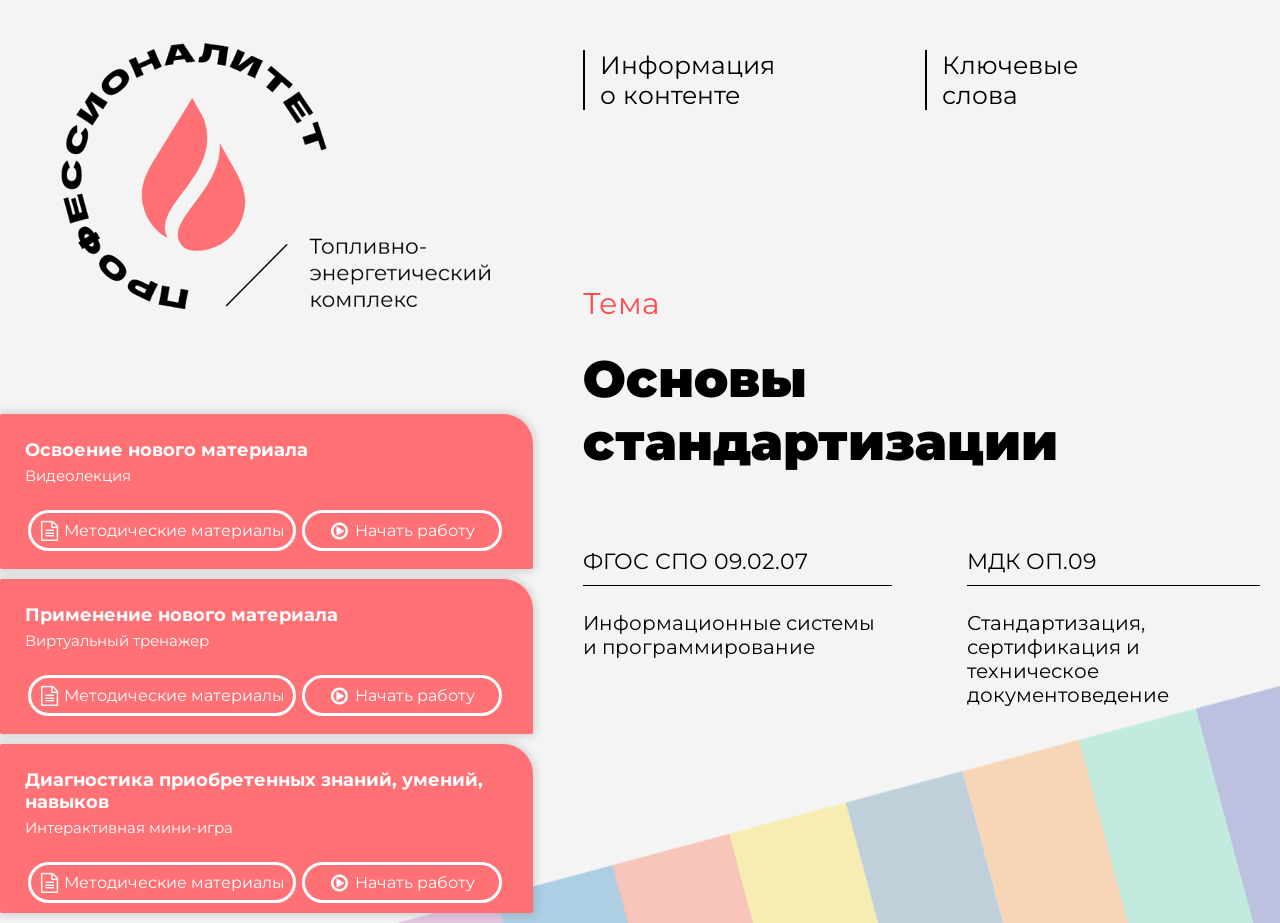
<file: index.html>
<!DOCTYPE html>
<html lang="en">
<head>
    <meta charset="UTF-8">
    <meta name="viewport" content="width=device-width, initial-scale=1.0">
    <script src="./data/data_main_p.js"></script>
    <script src="./scripts/main_page.js" defer></script>
    <title id="title_text_place"> </title>
    <link rel="stylesheet" href="https://cdnjs.cloudflare.com/ajax/libs/font-awesome/4.7.0/css/font-awesome.css" integrity="sha512-5A8nwdMOWrSz20fDsjczgUidUBR8liPYU+WymTZP1lmY9G6Oc7HlZv156XqnsgNUzTyMefFTcsFH/tnJE/+xBg==" crossorigin="anonymous" referrerpolicy="no-referrer" />
    <link rel="stylesheet" href="./styles/style.css">
    <link rel="stylesheet" href="./styles/popup.css">
    <link type="Image/x-icon" href="./content/favicon.ico" rel="icon">
</head>
<body class="main_viewport" id="#style-10">
    <div class="main_container">
        <img src="content/main_logo.png" alt="main_logo" class="main_logo1">
        <div class="left_side">
            <div class="main_logo">
                <img src="content/main_logo.png" alt="main_logo" class="main_logo2">
            </div>
            <div class="buttons_content">
                <div class="lern_new_material">
                    <div class="upper_side">
                        <p class="first_word">Освоение нового материала</p>
                        <p id="card_eom_1" class="second_word">Динамическая инфографика</p>
                        <div class="bottom_side">
                            <div class="btn_metod_mat">
                                <a href="#popup3" class="link_metod_mat"><i class="fa fa-file-text-o" aria-hidden="true"></i>
                                    Методические материалы
                                </a>
                            </div>
                            <div class="btn_metod_mat">
                                <a href="./pages/eom_1_unit/index.html" class="link_metod_mat"><i class="fa fa-play-circle-o" aria-hidden="true"></i>
                                    Начать работу
                                </a>
                            </div>
                        </div>
                    </div>
                </div>
                <div class="practic_new_material">
                    <div class="upper_side">
                        <p class="first_word">Применение нового материала</p>
                        <p class="second_word">Виртуальный тренажер</p>
                        <div class="bottom_side">
                            <div class="btn_metod_mat">
                                <a href="#popup4" class="link_metod_mat"><i class="fa fa-file-text-o" aria-hidden="true"></i>
                                    Методические материалы
                                </a>
                            </div>
                            <div class="btn_metod_mat">
                                <a href="./pages/eom_2_unit/index.html" class="link_metod_mat"><i class="fa fa-play-circle-o" aria-hidden="true"></i>
                                    Начать работу
                                </a>
                            </div>
                        </div>
                    </div>
                </div>
                <div class="test_new_material">
                    <div class="upper_side">
                        <p class="first_word">Диагностика приобретенных знаний, умений, навыков</p>
                        <p id="card_eom_3" class="second_word">Интерактивная мини-игра</p>
                        <div class="bottom_side">
                            <div class="btn_metod_mat">
                                <a href="#popup5" class="link_metod_mat"><i class="fa fa-file-text-o" aria-hidden="true"></i>
                                    Методические материалы
                                </a>
                            </div>
                            <div class="btn_metod_mat">
                                <a id="eom_3_ref" href="./pages/eom_3_unit/index.html" class="link_metod_mat"><i class="fa fa-play-circle-o" aria-hidden="true"></i>
                                    Начать работу
                                </a>
                            </div>
                        </div>
                    </div>
                </div>
            </div>
        </div>
        <div class="right_side">
            <div id="upper_right2" class="upper_right">
                <div class="content_info">
                    <a href="#popup1" class="link_content_info">Информация <br>о контенте</br></a>
                </div>
                <div class="key_word">
                    <a href="#popup2" class="link_key_word">Ключевые <br>слова</br></a>
                </div>
            </div>
            <div class="center_right">
                <p class="theme">Тема</p>
                <p class="main_content_name"> 

                </p>
            </div>
            <div class="bottom_right">
                <div class="fgos_and_mdk">
                    <div>
                        <h5 class="fgos">ФГОС СПО <span id="fgos_number"> </span></h5>
                        <p class="fgos_text" id="fgos_text_place">
                            
                        </p>
                    </div>
                    <div>
                        <h5 class="mdk">МДК <span id="mdk_number"> </span></h5>
                        <p class="mdk_text" id="mdk_text_place">
                            
                        </p>
                    </div>
                </div>
            </div>
        </div>
    </div>
    <div id="popup1" class="popup">
        <div class="popup_body">
            <div class="popup_content">
                <div class="popup_header">
                    <h3>Информация о контенте</h3>
                    <a href="#" class="close_popup"><i class="fa fa-times-circle fa-2xl" aria-hidden="true"></i></a>
                </div>
                <div class="popup_text" id="popup_text_1">
                    <h3 class="popup_content_header">ФГОС СПО</h3>
                    <p class="popup_tex_content"></p>
                    <h3 class="popup_content_header">ПООП Профессионалитета</h3>
                    <p class="popup_tex_content"></p>
                    <h3 class="popup_content_header">Профессиональный модуль</h3>
                    <p class="popup_tex_content"></p>
                    <h3 class="popup_content_header">МДК</h3>
                    <p class="popup_tex_content"></p>
                    <h3 class="popup_content_header">Раздел</h3>
                    <p class="popup_tex_content"></p>
                    <h3 class="popup_content_header">Тема</h3>
                    <p class="popup_tex_content"></p>
                </div>
            </div>
        </div>
    </div>
    <div id="popup2" class="popup">
        <div class="popup_body">
            <div class="popup_content">
                <div class="popup_header">
                    <h3>Ключевые слова</h3>
                    <a href="#" class="close_popup"><i class="fa fa-times-circle fa-2xl" aria-hidden="true"></i></a>
                </div>
                <div class="popup_text" id="popup_text_2">

                </div>
            </div>
        </div>
    </div>
    <div id="popup3" class="popup">
        <div class="popup_body">
            <div class="popup_content">
                <div class="popup_header">
                    <h3>Рекомендации для обучающегося </h3>
                    <a href="#" class="close_popup"><i class="fa fa-times-circle fa-2xl" aria-hidden="true"></i></a>
                </div>
                <div class="popup_text methods" id="popup_text_3">
                </div>
            </div>
        </div>
    </div>
    <div id="popup4" class="popup">
        <div class="popup_body">
            <div class="popup_content">
                <div class="popup_header">
                    <h3>Рекомендации для обучающегося </h3>
                    <a href="#" class="close_popup"><i class="fa fa-times-circle fa-2xl" aria-hidden="true"></i></a>
                </div>
                <div class="popup_text methods" id="popup_text_4">

                </div>
            </div>
        </div>
    </div>
    <div id="popup5" class="popup">
        <div class="popup_body">
            <div class="popup_content">
                <div class="popup_header">
                    <h3>Рекомендации для обучающегося </h3>
                    <a href="#" class="close_popup"><i class="fa fa-times-circle fa-2xl" aria-hidden="true"></i></a>
                </div>
                <div class="popup_text methods" id="popup_text_5">

                </div>
            </div>
        </div>
    </div>
</body>
</html>
</file>
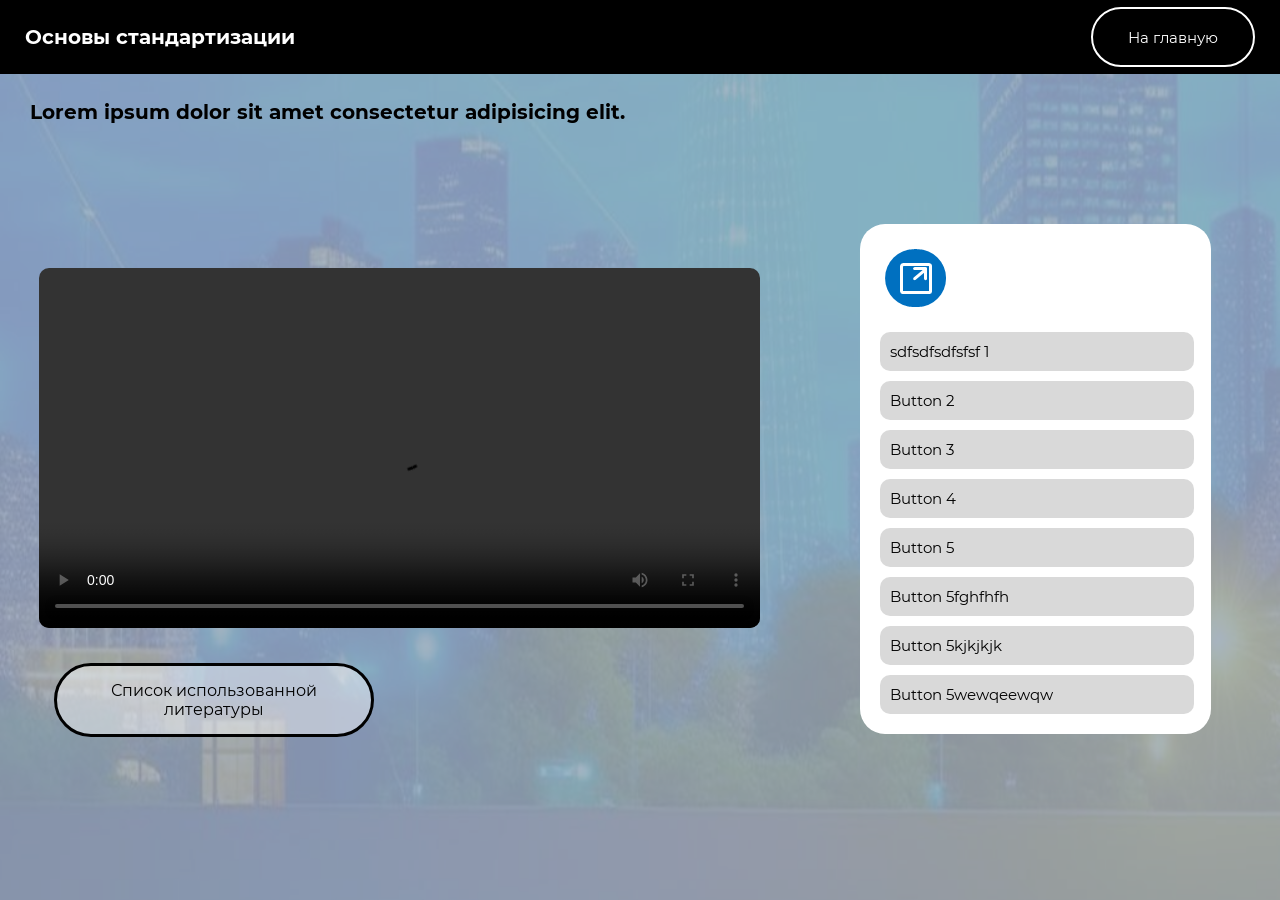
<file: pages/eom_1_unit/index.html>
<!DOCTYPE html>
<html lang="en">
<head id="meta_head">
    <meta charset="UTF-8">
    <meta name="viewport" content="width=device-width, initial-scale=1.0">
    <script src="../../data/data_main_p.js"></script>
    <script src="../../data/data_eom_1.js"></script>
    <script src="./scripts/main.js" defer></script>
    <script src="./scripts/create_pages.js" defer></script>
    <script src="../../scripts/zoom.js" defer></script>
    <link rel="stylesheet" href="./styles/main.css">
    <link rel="stylesheet" href="../../styles/fonts/stylesheet.css">
    <link rel="stylesheet" href="./styles/custom_pages.css">
    <title id="title_of_eom_1">Test</title>
    <link type="Image/x-icon" href="../../content/favicon.ico" rel="icon">
</head>
<body id="main_window_eom_one">
    <header id="header" class="black_title">
        <h1 id="header_text">Заголовок</h1>
        <button id="backward_button">На главную</button>
    </header>
    <div class="content-wrapper" id="contentWrapper">
        <div id="content"></div>
    </div>
</body>
</html>
</file>
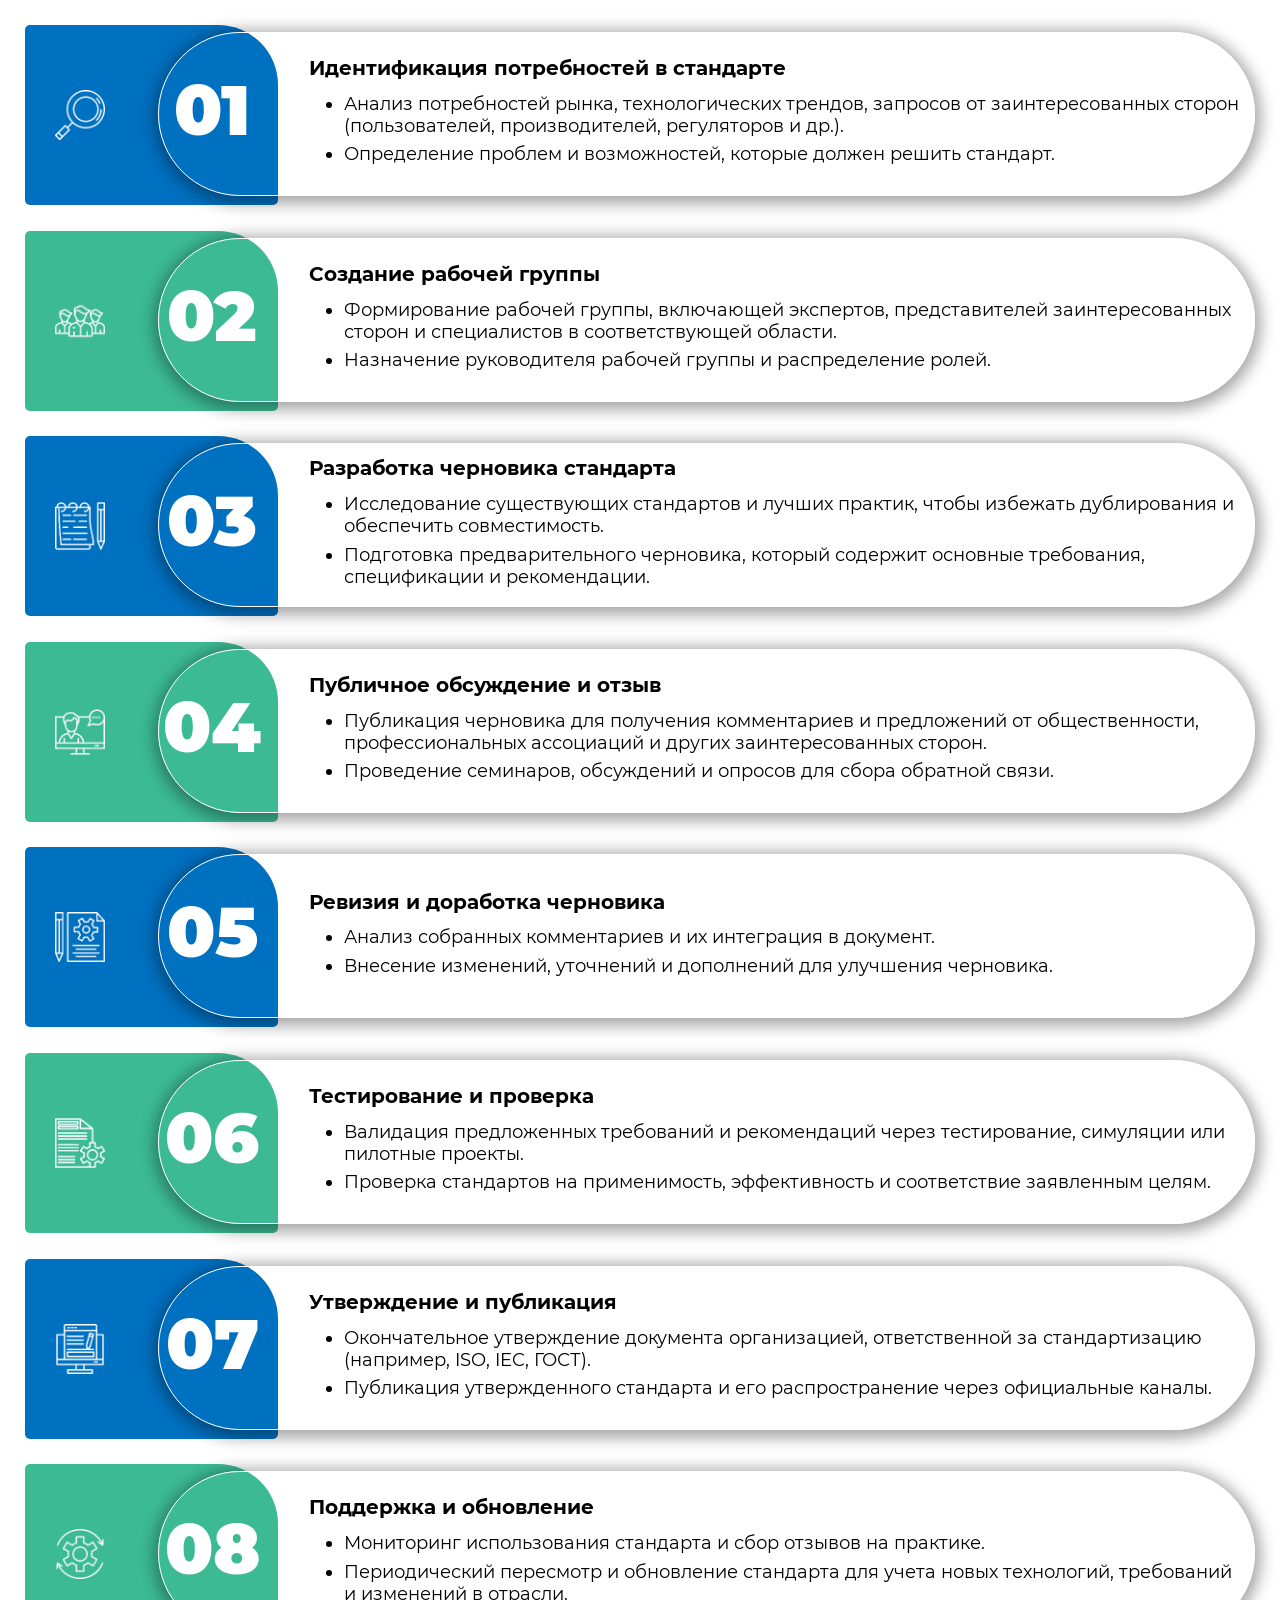
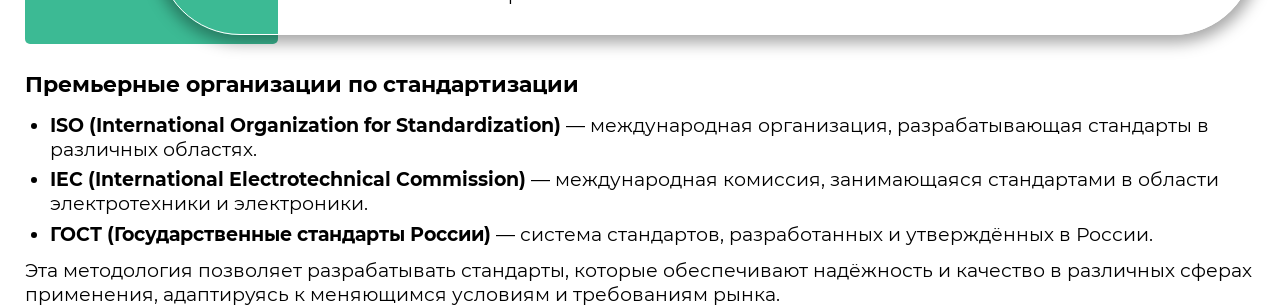
<file: pages/eom_2_unit/custom_page/1/index.html>
<!DOCTYPE html>
<html id="custom_page_1" lang="ru">
<head>
    <meta charset="UTF-8">
    <meta name="viewport" content="width=device-width, initial-scale=1.0">
    <link rel="stylesheet" href="../../../../styles/fonts/stylesheet.css">
    <link rel="stylesheet" href="./style.css">
    <title>01</title>
</head>
<body>
    <div class="wrapper_list_custom">
        <div class="number_wrapper">
            <div class="img_custom"><img src="./primitives/pr_1.png" alt="1"></div>
            <div class="number_custom">
                <div class="number">01</div>
                <div class="number_line"> </div>
            </div>
        </div>
        <div class="text_wrapper">
            <div class="text">
                <b>Идентификация потребностей в стандарте</b>
                <div class="list">                
                    <ul>
                        <li>Анализ потребностей рынка, технологических трендов, запросов от заинтересованных сторон (пользователей, производителей, регуляторов и др.).</li>
                        <li>Определение проблем и возможностей, которые должен решить стандарт.</li>
                    </ul>
                </div>
            </div>
        </div>
    </div>
    <div class="wrapper_list_custom">
        <div class="number_wrapper">
            <div class="img_custom"><img src="./primitives/pr_2.png" alt="1"></div>
            <div class="number_custom">
                <div class="number">02</div>
                <div class="number_line"> </div>
            </div>
        </div>
        <div class="text_wrapper">
            <div class="text">
                <b>Создание рабочей группы</b>
                <div class="list">                
                    <ul>
                        <li>Формирование рабочей группы, включающей экспертов, представителей заинтересованных сторон и специалистов в соответствующей области.</li>
                        <li>Назначение руководителя рабочей группы и распределение ролей.</li>
                    </ul>
                </div>
            </div>
        </div>
    </div>
    <div class="wrapper_list_custom">
        <div class="number_wrapper">
            <div class="img_custom"><img src="./primitives/pr_3.png" alt="1"></div>
            <div class="number_custom">
                <div class="number">03</div>
                <div class="number_line"> </div>
            </div>
        </div>
        <div class="text_wrapper">
            <div class="text">
                <b>Разработка черновика стандарта</b>
                <div class="list">                
                    <ul>
                        <li>Исследование существующих стандартов и лучших практик, чтобы избежать дублирования и обеспечить совместимость.</li>
                        <li>Подготовка предварительного черновика, который содержит основные требования, спецификации и рекомендации.</li>
                    </ul>
                </div>
            </div>
        </div>
    </div>
    <div class="wrapper_list_custom">
        <div class="number_wrapper">
            <div class="img_custom"><img src="./primitives/pr_4.png" alt="1"></div>
            <div class="number_custom">
                <div class="number">04</div>
                <div class="number_line"> </div>
            </div>
        </div>
        <div class="text_wrapper">
            <div class="text">
                <b>Публичное обсуждение и отзыв</b>
                <div class="list">                
                    <ul>
                        <li>Публикация черновика для получения комментариев и предложений от общественности, профессиональных ассоциаций и других заинтересованных сторон.</li>
                        <li>Проведение семинаров, обсуждений и опросов для сбора обратной связи.</li>
                    </ul>
                </div>
            </div>
        </div>
    </div>
    <div class="wrapper_list_custom">
        <div class="number_wrapper">
            <div class="img_custom"><img src="./primitives/pr_5.png" alt="1"></div>
            <div class="number_custom">
                <div class="number">05</div>
                <div class="number_line"> </div>
            </div>
        </div>
        <div class="text_wrapper">
            <div class="text">
                <b>Ревизия и доработка черновика</b>
                <div class="list">                
                    <ul>
                        <li>Анализ собранных комментариев и их интеграция в документ.</li>
                        <li>Внесение изменений, уточнений и дополнений для улучшения черновика.</li>
                    </ul>
                </div>
            </div>
        </div>
    </div>
    <div class="wrapper_list_custom">
        <div class="number_wrapper">
            <div class="img_custom"><img src="./primitives/pr_6.png" alt="1"></div>
            <div class="number_custom">
                <div class="number">06</div>
                <div class="number_line"> </div>
            </div>
        </div>
        <div class="text_wrapper">
            <div class="text">
                <b>Тестирование и проверка</b>
                <div class="list">                
                    <ul>
                        <li>Валидация предложенных требований и рекомендаций через тестирование, симуляции или пилотные проекты.</li>
                        <li>Проверка стандартов на применимость, эффективность и соответствие заявленным целям.</li>
                    </ul>
                </div>
            </div>
        </div>
    </div>
    <div class="wrapper_list_custom">
        <div class="number_wrapper">
            <div class="img_custom"><img src="./primitives/pr_7.png" alt="1"></div>
            <div class="number_custom">
                <div class="number">07</div>
                <div class="number_line"> </div>
            </div>
        </div>
        <div class="text_wrapper">
            <div class="text">
                <b>Утверждение и публикация</b>
                <div class="list">                
                    <ul>
                        <li>Окончательное утверждение документа организацией, ответственной за стандартизацию (например, ISO, IEC, ГОСТ).</li>
                        <li>Публикация утвержденного стандарта и его распространение через официальные каналы.</li>
                    </ul>
                </div>
            </div>
        </div>
    </div>
    <div class="wrapper_list_custom">
        <div class="number_wrapper">
            <div class="img_custom"><img src="./primitives/pr_8.png" alt="1"></div>
            <div class="number_custom">
                <div class="number">08</div>
                <div class="number_line"> </div>
            </div>
        </div>
        <div class="text_wrapper">
            <div class="text">
                <b>Поддержка и обновление</b>
                <div class="list">                
                    <ul>
                        <li>Мониторинг использования стандарта и сбор отзывов на практике.</li>
                        <li>Периодический пересмотр и обновление стандарта для учета новых технологий, требований и изменений в отрасли.</li>
                    </ul>
                </div>
            </div>
        </div>
    </div>
    <div class="wrapper_div_custom">
        <h3>Премьерные организации по стандартизации</h3>
        <ul>
            <li>
                <strong>ISO (International Organization for Standardization)</strong> — международная организация, разрабатывающая стандарты в различных областях.
            </li>
            <li>
                <strong>IEC (International Electrotechnical Commission)</strong> — международная комиссия, занимающаяся стандартами в области электротехники и электроники.
            </li>
            <li>
                <strong>ГОСТ (Государственные стандарты России)</strong> — система стандартов, разработанных и утверждённых в России.
            </li>
        </ul>
        <p>
            Эта методология позволяет разрабатывать стандарты, которые обеспечивают надёжность и качество в различных сферах применения, адаптируясь к меняющимся условиям и требованиям рынка.
        </p>
    </div>
</body>
</html>
</file>
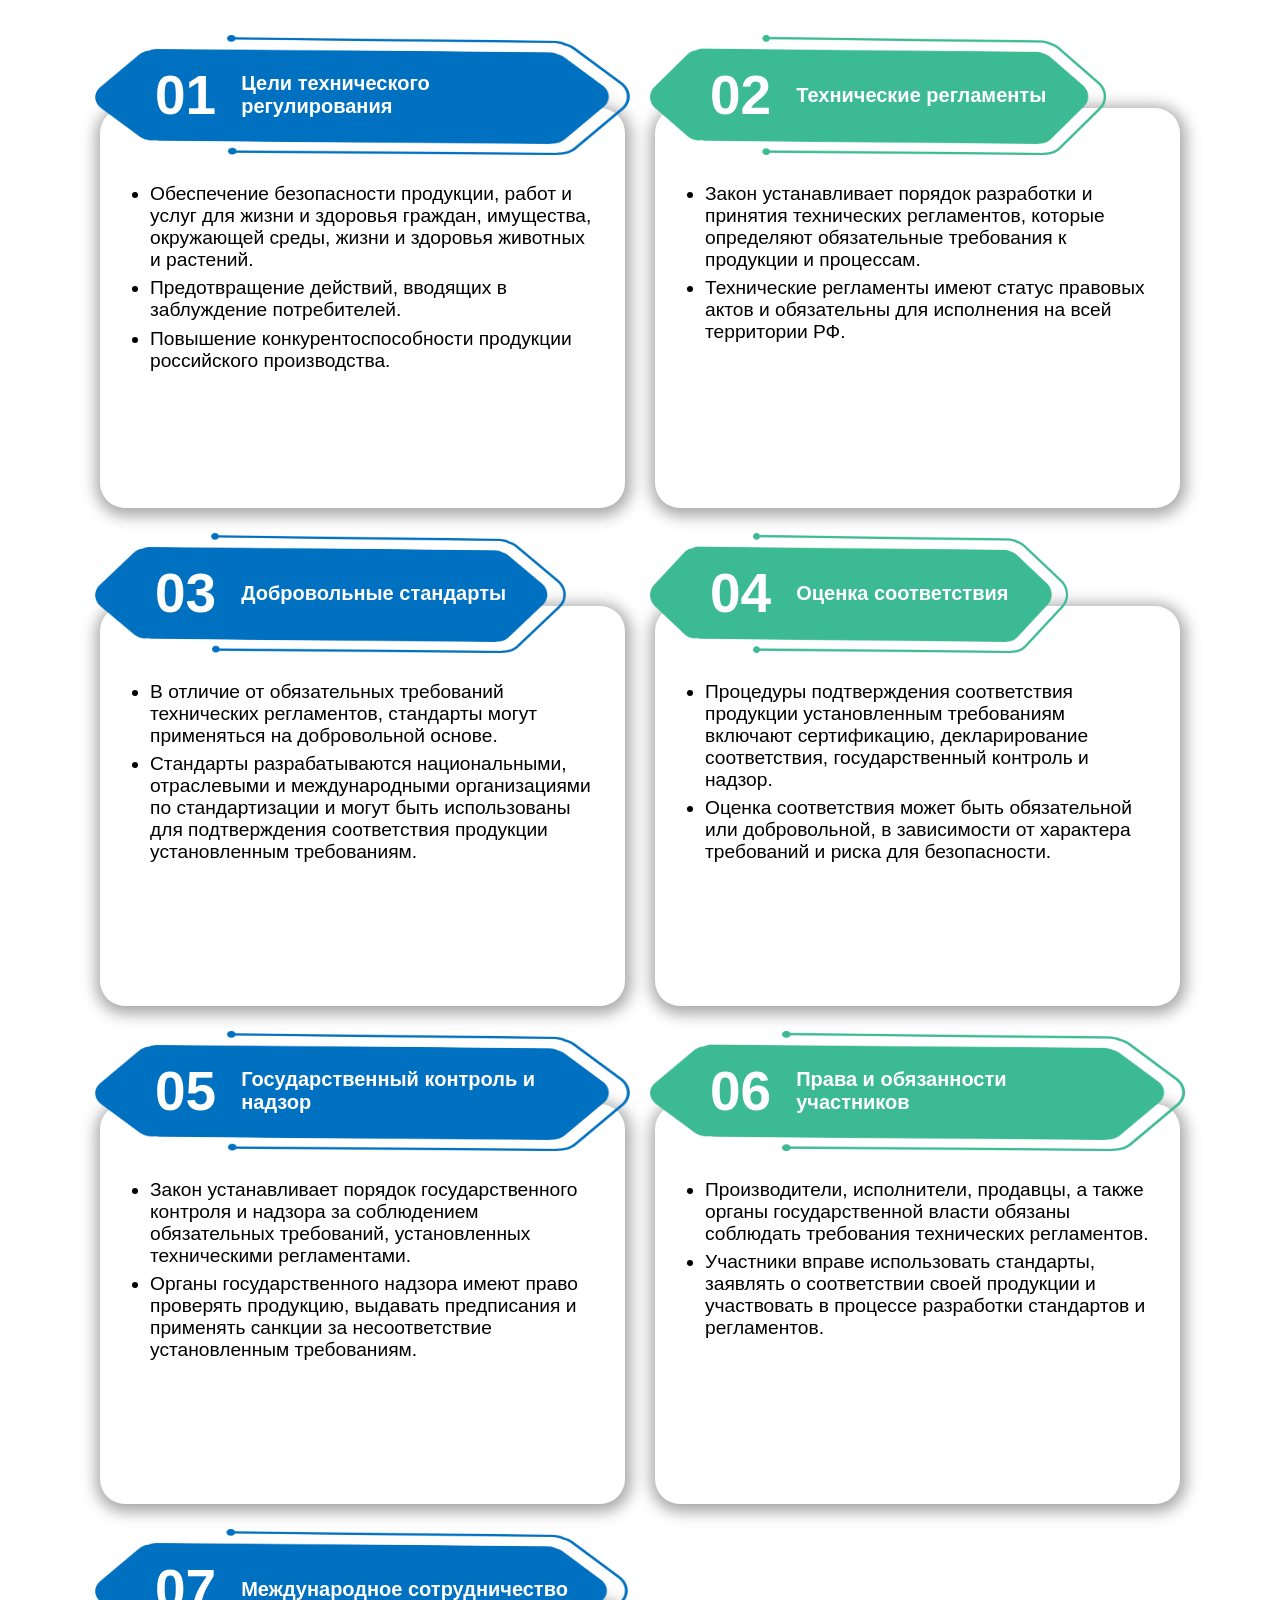
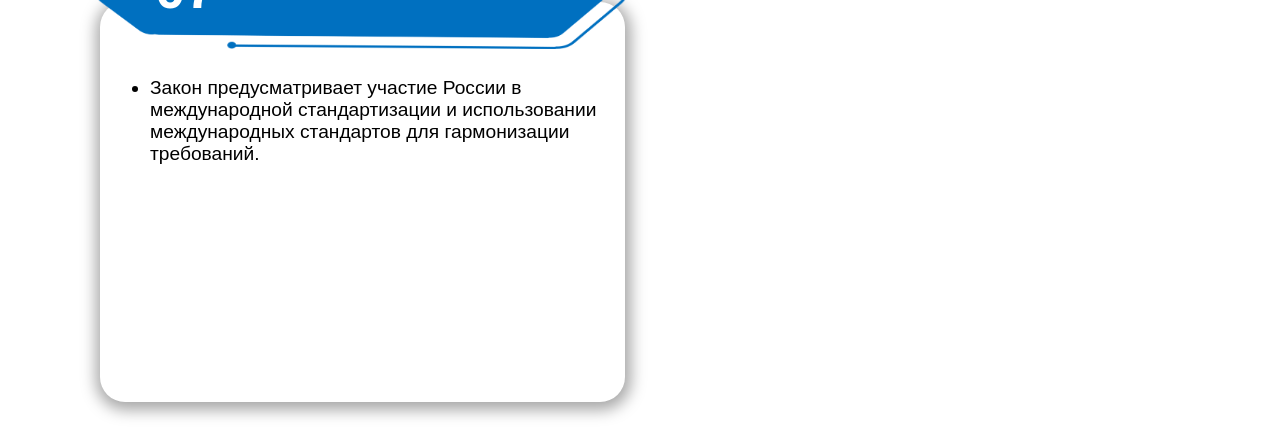
<file: pages/eom_2_unit/custom_page/2/index.html>
<!DOCTYPE html>
<html lang="en">
<head>
    <meta charset="UTF-8">
    <meta name="viewport" content="width=device-width, initial-scale=1.0">
    <title>03</title>
    <link rel="stylesheet" href="./style.css">
</head>
<body>
    <div class="main_wrapper">
        <div class="wrapper_div_custom">
            <div class="header_border_custom">
                <div class="header_text_custom"><span>01</span>Цели технического регулирования</div>
            </div>
            <div class="text_content_custom">
                <ul>
                    <li> Обеспечение безопасности продукции, работ и услуг для жизни и здоровья граждан, имущества, окружающей среды, жизни и здоровья животных и растений.</li>
                    <li>Предотвращение действий, вводящих в заблуждение потребителей.</li>
                    <li> Повышение конкурентоспособности продукции российского производства.</li>
                </ul>
            </div>
        </div>
        <div class="wrapper_div_custom">
            <div class="header_border_custom">
                <div class="header_text_custom"><span>02</span>Технические регламенты</div>
            </div>
            <div class="text_content_custom">
                <ul>
                    <li>Закон устанавливает порядок разработки и принятия технических регламентов, которые определяют обязательные требования к продукции и процессам.</li>
                    <li>Технические регламенты имеют статус правовых актов и обязательны для исполнения на всей территории РФ.</li>
                </ul>
            </div>
        </div>
        <div class="wrapper_div_custom">
            <div class="header_border_custom">
                <div class="header_text_custom"><span>03</span>Добровольные стандарты</div>
            </div>
            <div class="text_content_custom">
                <ul>
                    <li>В отличие от обязательных требований технических регламентов, стандарты могут применяться на добровольной основе.</li>
                    <li>Стандарты разрабатываются национальными, отраслевыми и международными организациями по стандартизации и могут быть использованы для подтверждения соответствия продукции установленным требованиям.</li>
                </ul>
            </div>
        </div>
        <div class="wrapper_div_custom">
            <div class="header_border_custom">
                <div class="header_text_custom"><span>04</span>Оценка соответствия</div>
            </div>
            <div class="text_content_custom">
                <ul>
                    <li>Процедуры подтверждения соответствия продукции установленным требованиям включают сертификацию, декларирование соответствия, государственный контроль и надзор.</li>
                    <li>Оценка соответствия может быть обязательной или добровольной, в зависимости от характера требований и риска для безопасности.</li>
                </ul>
            </div>
        </div>
        <div class="wrapper_div_custom">
            <div class="header_border_custom">
                <div class="header_text_custom"><span>05</span>Государственный контроль и надзор</div>
            </div>
            <div class="text_content_custom">
                <ul>
                    <li>Закон устанавливает порядок государственного контроля и надзора за соблюдением обязательных требований, установленных техническими регламентами.</li>
                    <li>Органы государственного надзора имеют право проверять продукцию, выдавать предписания и применять санкции за несоответствие установленным требованиям.</li>
                </ul>
            </div>
        </div>
        <div class="wrapper_div_custom">
            <div class="header_border_custom">
                <div class="header_text_custom"><span>06</span>Права и обязанности участников</div>
            </div>
            <div class="text_content_custom">
                <ul>
                    <li>Производители, исполнители, продавцы, а также органы государственной власти обязаны соблюдать требования технических регламентов.</li>
                    <li>Участники вправе использовать стандарты, заявлять о соответствии своей продукции и участвовать в процессе разработки стандартов и регламентов.</li>
                </ul>
            </div>
        </div>
        <div class="wrapper_div_custom">
            <div class="header_border_custom">
                <div class="header_text_custom"><span>07</span>Международное сотрудничество</div>
            </div>
            <div class="text_content_custom">
                <ul>
                    <li>Закон предусматривает участие России в международной стандартизации и использовании международных стандартов для гармонизации требований.</li>
                </ul>
            </div>
        </div>
    </div>
</body>
</html>
</file>
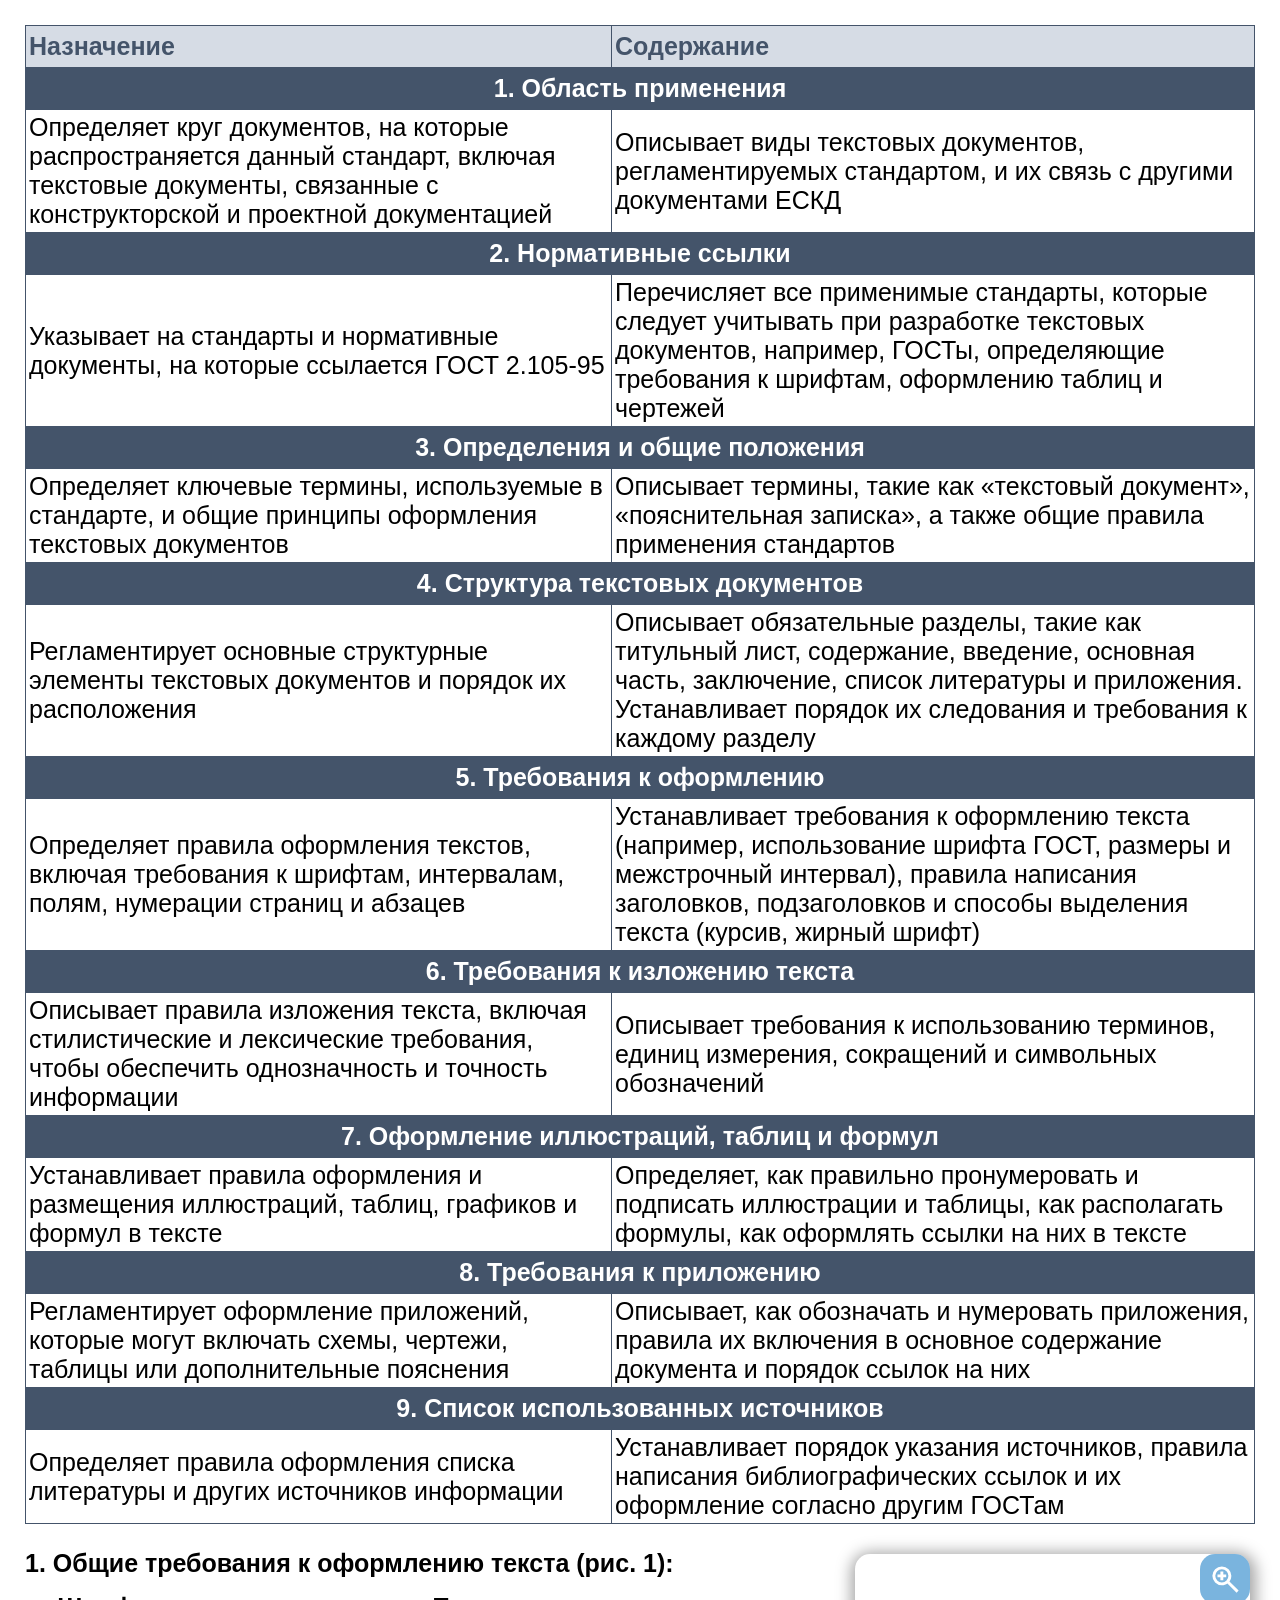
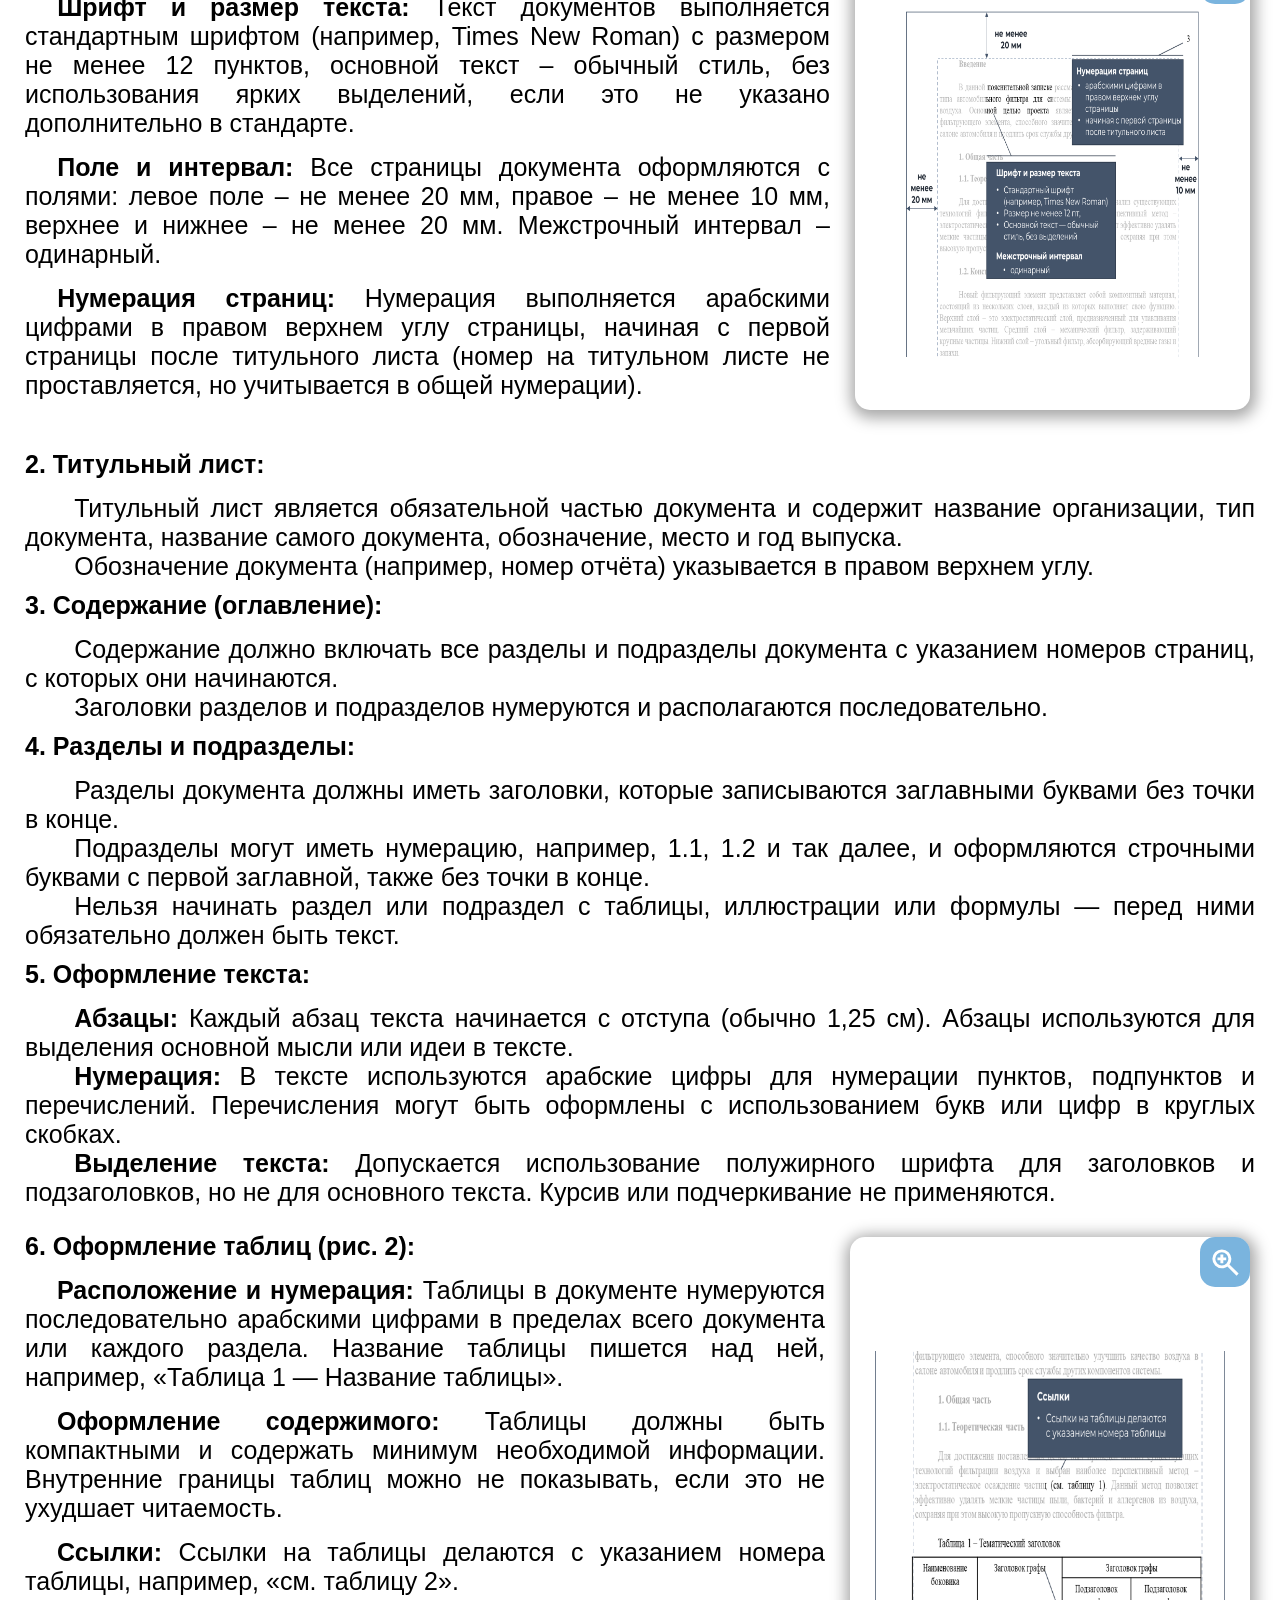
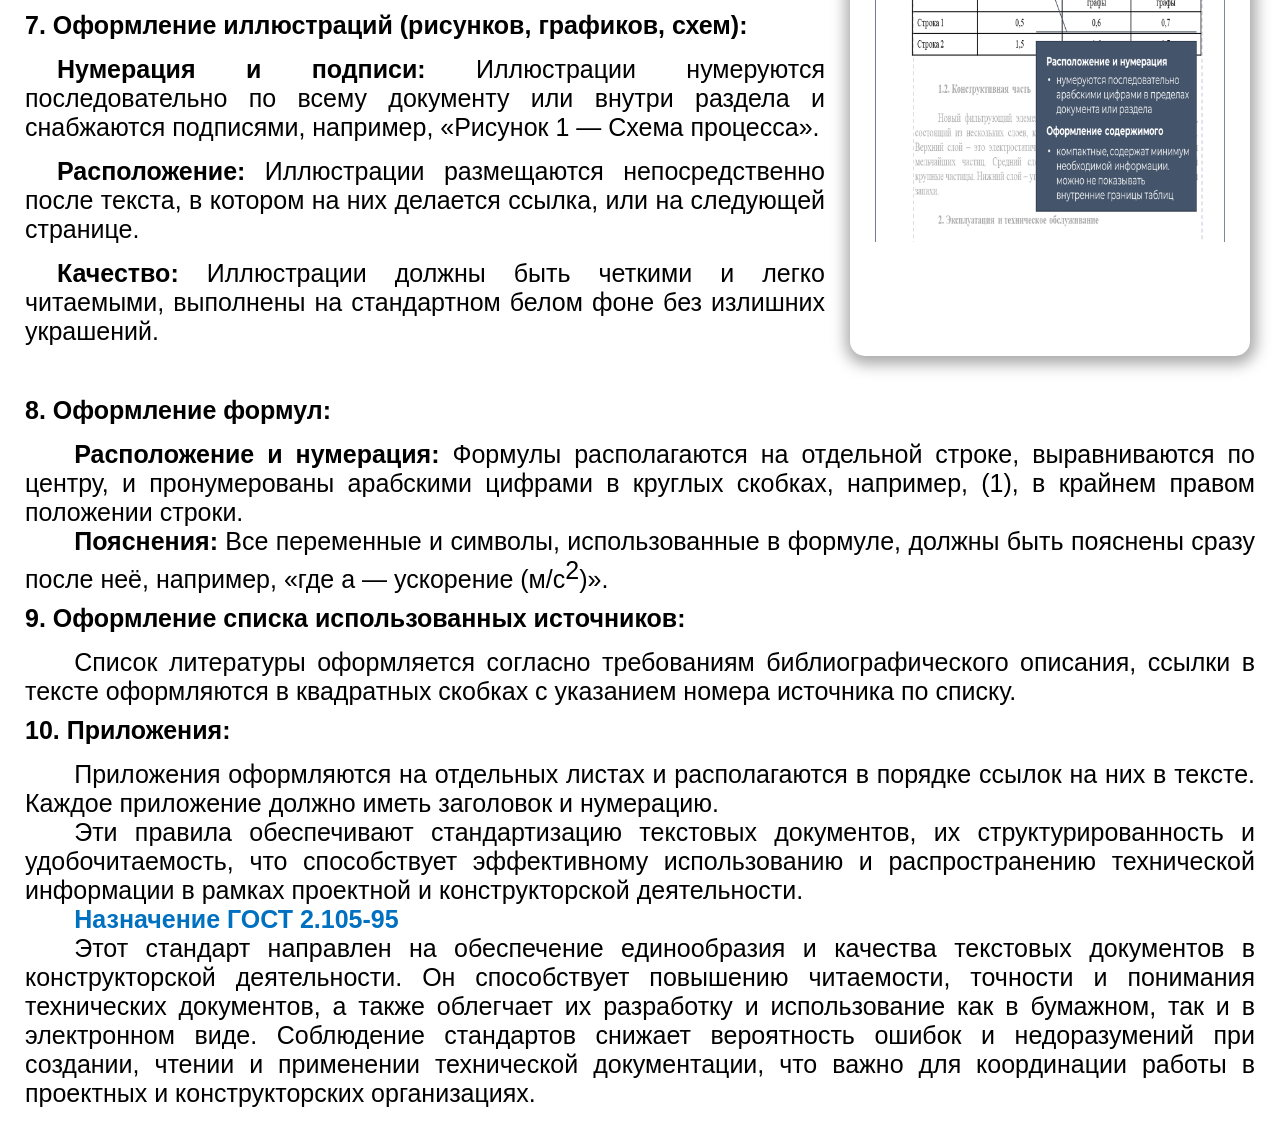
<file: pages/eom_2_unit/custom_page/3/index.html>
<!DOCTYPE html>
<html lang="en">
<head>
    <meta charset="UTF-8">
    <meta name="viewport" content="width=device-width, initial-scale=1.0">
    <title>02</title>
    <link rel="stylesheet" href="./style.css">
</head>
<body>
    <div class="main_wrapper">
        <table class="iksweb">
            <tbody>
                <tr>
                    <td class="table_first_header_custom">Назначение</td>
                    <td class="table_first_header_custom">Содержание</td>
                </tr>
                <tr>
                    <td colspan="2" class="table_header_custom">1. Область применения</td>
                </tr>
                <tr>
                    <td>Определяет круг документов, на которые распространяется данный стандарт, включая текстовые документы, связанные с конструкторской и проектной документацией</td>
                    <td>Описывает виды текстовых документов, регламентируемых стандартом, и их связь с другими документами ЕСКД</td>
                </tr>
                <tr>
                    <td colspan="2" class="table_header_custom">2. Нормативные ссылки</td>
                </tr>
                <tr>
                    <td>Указывает на стандарты и нормативные документы, на которые ссылается ГОСТ 2.105-95</td>
                    <td>Перечисляет все применимые стандарты, которые следует учитывать при разработке текстовых документов, например, ГОСТы, определяющие требования к шрифтам, оформлению таблиц и чертежей</td>
                </tr>
                <tr>
                    <td colspan="2" class="table_header_custom">3. Определения и общие положения</td>
                </tr>
                <tr>
                    <td>Определяет ключевые термины, используемые в стандарте, и общие принципы оформления текстовых документов</td>
                    <td>Описывает термины, такие как «текстовый документ», «пояснительная записка», а также общие правила применения стандартов</td>
                </tr>
                <tr>
                    <td colspan="2" class="table_header_custom">4. Структура текстовых документов</td>
                </tr>
                <tr>
                    <td>Регламентирует основные структурные элементы текстовых документов и порядок их расположения</td>
                    <td>Описывает обязательные разделы, такие как титульный лист, содержание, введение, основная часть, заключение, список литературы и приложения. Устанавливает порядок их следования и требования к каждому разделу</td>
                </tr>
                <tr>
                    <td colspan="2" class="table_header_custom">5. Требования к оформлению</td>
                </tr>
                <tr>
                    <td>Определяет правила оформления текстов, включая требования к шрифтам, интервалам, полям, нумерации страниц и абзацев</td>
                    <td>Устанавливает требования к оформлению текста (например, использование шрифта ГОСТ, размеры и межстрочный интервал), правила написания заголовков, подзаголовков и способы выделения текста (курсив, жирный шрифт)</td>
                </tr>
                <tr>
                    <td colspan="2" class="table_header_custom">6. Требования к изложению текста</td>
                </tr>
                <tr>
                    <td>Описывает правила изложения текста, включая стилистические и лексические требования, чтобы обеспечить однозначность и точность информации</td>
                    <td>Описывает требования к использованию терминов, единиц измерения, сокращений и символьных обозначений</td>
                </tr>
                <tr>
                    <td colspan="2" class="table_header_custom">7. Оформление иллюстраций, таблиц и формул</td>
                </tr>
                <tr>
                    <td>Устанавливает правила оформления и размещения иллюстраций, таблиц, графиков и формул в тексте</td>
                    <td>Определяет, как правильно пронумеровать и подписать иллюстрации и таблицы, как располагать формулы, как оформлять ссылки на них в тексте</td>
                </tr>
                <tr>
                    <td colspan="2" class="table_header_custom">8. Требования к приложению</td>
                </tr>
                <tr>
                    <td>Регламентирует оформление приложений, которые могут включать схемы, чертежи, таблицы или дополнительные пояснения</td>
                    <td>Описывает, как обозначать и нумеровать приложения, правила их включения в основное содержание документа и порядок ссылок на них</td>
                </tr>
                <tr>
                    <td colspan="2" class="table_header_custom">9. Список использованных источников</td>
                </tr>
                <tr>
                    <td>Определяет правила оформления списка литературы и других источников информации</td>
                    <td>Устанавливает порядок указания источников, правила написания библиографических ссылок и их оформление согласно другим ГОСТам</td>
                </tr>
            </tbody>
        </table>
        <div class="text_with_image_custom">
            <div class="text_left_custom">
                <h3>1. Общие требования к оформлению текста (рис. 1):</h3>
                <p><b>Шрифт и размер текста: </b>Текст документов выполняется стандартным шрифтом (например, Times New Roman) с размером не менее 12 пунктов, основной текст – обычный стиль, без использования ярких выделений, если это не указано дополнительно в стандарте.</p>
                <p><b>Поле и интервал: </b>Все страницы документа оформляются с полями: левое поле – не менее 20 мм, правое – не менее 10 мм, верхнее и нижнее – не менее 20 мм. Межстрочный интервал – одинарный.</p>
                <p><b>Нумерация страниц:</b> Нумерация выполняется арабскими цифрами в правом верхнем углу страницы, начиная с первой страницы после титульного листа (номер на титульном листе не проставляется, но учитывается в общей нумерации).</p>
            </div>
            <div class="text_image_right_custom">
                <img src="./primitives/pr_1.png" alt="1">
                <button class="zoom_button" onclick="openDialog()"><img src="./primitives/zoom_up.svg" alt="2"></button>
            </div>
        </div>
        <div class="text_with_image_custom">
            <div class="text_left_custom w100">
                <h3>2. Титульный лист:</h3>
                <p>Титульный лист является обязательной частью документа и содержит название организации, тип документа, название самого документа, обозначение, место и год выпуска.</p>
                <p>Обозначение документа (например, номер отчёта) указывается в правом верхнем углу.</p>
                <h3>3. Содержание (оглавление):</h3>
                <p>Содержание должно включать все разделы и подразделы документа с указанием номеров страниц, с которых они начинаются.</p>
                <p>Заголовки разделов и подразделов нумеруются и располагаются последовательно.</p>
                <h3>4. Разделы и подразделы:</h3>
                <p>Разделы документа должны иметь заголовки, которые записываются заглавными буквами без точки в конце.</p>
                <p>Подразделы могут иметь нумерацию, например, 1.1, 1.2 и так далее, и оформляются строчными буквами с первой заглавной, также без точки в конце.</p>
                <p>Нельзя начинать раздел или подраздел с таблицы, иллюстрации или формулы — перед ними обязательно должен быть текст.</p>
                <h3>5. Оформление текста:</h3>
                <p><b>Абзацы:</b> Каждый абзац текста начинается с отступа (обычно 1,25 см). Абзацы используются для выделения основной мысли или идеи в тексте.</p>
                <p><b>Нумерация:</b> В тексте используются арабские цифры для нумерации пунктов, подпунктов и перечислений. Перечисления могут быть оформлены с использованием букв или цифр в круглых скобках.</p>
                <p><b>Выделение текста:</b> Допускается использование полужирного шрифта для заголовков и подзаголовков, но не для основного текста. Курсив или подчеркивание не применяются.</p>
            </div>
        </div>
        <div class="text_with_image_custom">
            <div class="text_left_custom">
                <h3>6. Оформление таблиц (рис. 2):</h3>
                <p><b>Расположение и нумерация: </b>Таблицы в документе нумеруются последовательно арабскими цифрами в пределах всего документа или каждого раздела. Название таблицы пишется над ней, например, «Таблица 1 — Название таблицы».</p>
                <p><b>Оформление содержимого: </b>Таблицы должны быть компактными и содержать минимум необходимой информации. Внутренние границы таблиц можно не показывать, если это не ухудшает читаемость.</p>
                <p><b>Ссылки: </b>Ссылки на таблицы делаются с указанием номера таблицы, например, «см. таблицу 2».</p>
                <h3>7. Оформление иллюстраций (рисунков, графиков, схем):</h3>
                <p><b>Нумерация и подписи: </b>Иллюстрации нумеруются последовательно по всему документу или внутри раздела и снабжаются подписями, например, «Рисунок 1 — Схема процесса».</p>
                <p><b>Расположение: </b>Иллюстрации размещаются непосредственно после текста, в котором на них делается ссылка, или на следующей странице.</p>
                <p><b>Качество: </b>Иллюстрации должны быть четкими и легко читаемыми, выполнены на стандартном белом фоне без излишних украшений.</p>
            </div>
            <div class="text_image_right_custom second_img_custom">
                <img src="./primitives/pr_2.png" alt="1">
                <button class="zoom_button" onclick="openDialog2()"><img src="./primitives/zoom_up.svg" alt="2"></button>
            </div>
        </div>
        <div class="text_with_image_custom">
            <div class="text_left_custom w100">
                <h3>8. Оформление формул:</h3>
                <p><b>Расположение и нумерация: </b>Формулы располагаются на отдельной строке, выравниваются по центру, и пронумерованы арабскими цифрами в круглых скобках, например, (1), в крайнем правом положении строки.</p>
                <p><b>Пояснения: </b>Все переменные и символы, использованные в формуле, должны быть пояснены сразу после неё, например, «где a — ускорение (м/с<sup>2</sup>)».</p>
                <h3>9. Оформление списка использованных источников:</h3>
                <p>Список литературы оформляется согласно требованиям библиографического описания, ссылки в тексте оформляются в квадратных скобках с указанием номера источника по списку.</p>
                <h3>10. Приложения:</h3>
                <p>Приложения оформляются на отдельных листах и располагаются в порядке ссылок на них в тексте. Каждое приложение должно иметь заголовок и нумерацию.</p>
                <p>Эти правила обеспечивают стандартизацию текстовых документов, их структурированность и удобочитаемость, что способствует эффективному использованию и распространению технической информации в рамках проектной и конструкторской деятельности.</p>
                <p class="blue_paragraph">Назначение ГОСТ 2.105-95</p>
                <p>Этот стандарт направлен на обеспечение единообразия и качества текстовых документов в конструкторской деятельности. Он способствует повышению читаемости, точности и понимания технических документов, а также облегчает их разработку и использование как в бумажном, так и в электронном виде. Соблюдение стандартов снижает вероятность ошибок и недоразумений при создании, чтении и применении технической документации, что важно для координации работы в проектных и конструкторских организациях.</p>
            </div>
        </div>
    </div>
    <dialog id="myDialog">
        <button onclick="closeDialog()" class="close_button_custom"><img src="./primitives/close.svg" alt="cls"></button>
        <p><img src="./primitives/pr_1.png" alt="1"></p>
    </dialog>
    <dialog id="myDialog2">
        <button onclick="closeDialog2()" class="close_button_custom"><img src="./primitives/close.svg" alt="cls"></button>
        <p><img src="./primitives/pr_2.png" alt="1"></p>
    </dialog>
    <script>
    const dialog = document.getElementById('myDialog');
    const dialog2 = document.getElementById('myDialog2');
    function openDialog() {
        dialog.showModal();  // Открывает окно как модальное
    }
    function closeDialog() {
        dialog.close();  // Закрывает диалог
    }
    function openDialog2() {
        dialog2.showModal();  // Открывает окно как модальное
    }
    function closeDialog2() {
        dialog2.close();  // Закрывает диалог
    }
</script>
</body>
</html>
</file>
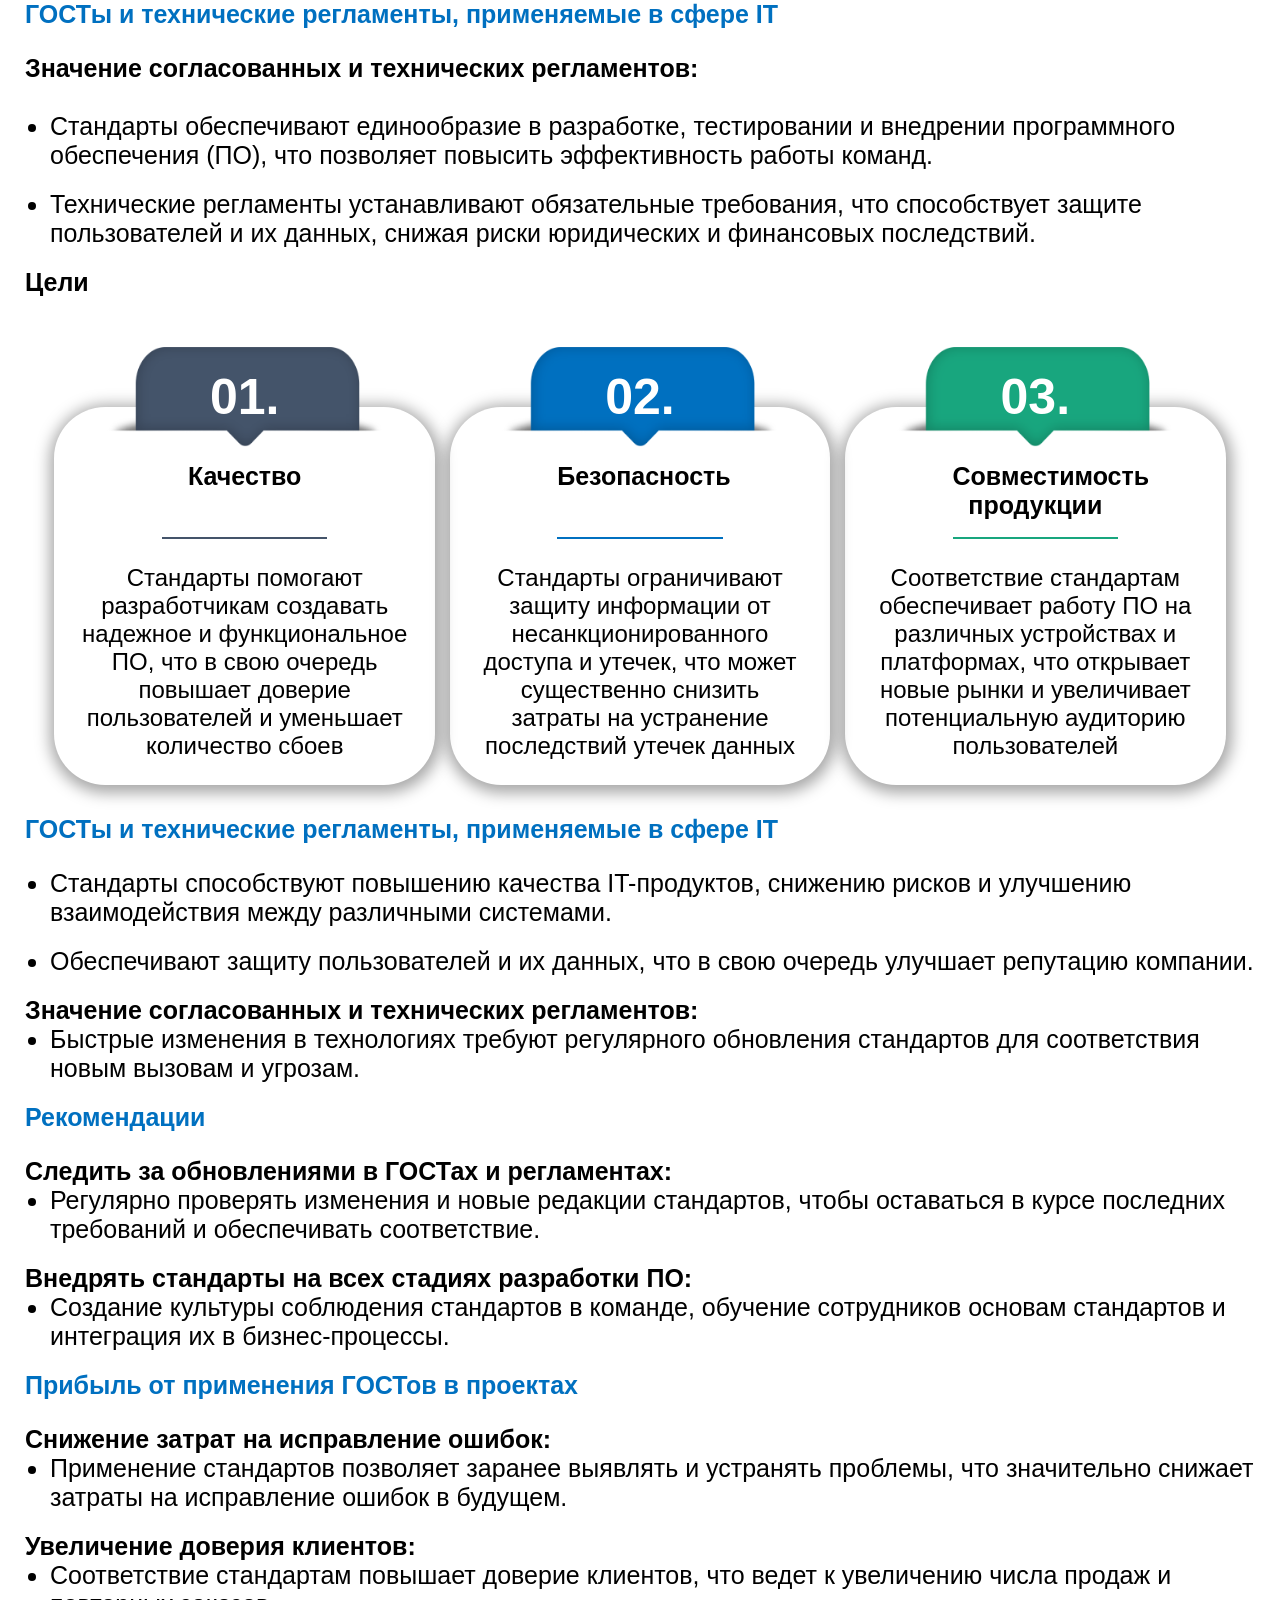
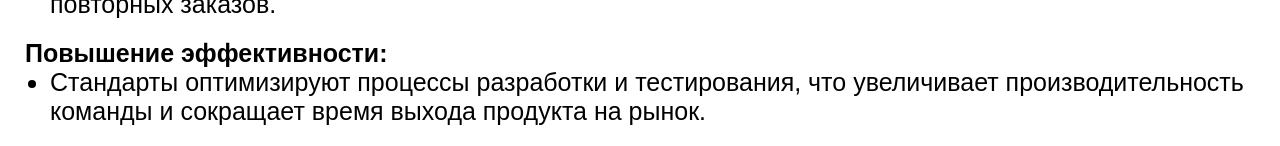
<file: pages/eom_2_unit/custom_page/4/index.html>
<!DOCTYPE html>
<html lang="en">
<head>
    <meta charset="UTF-8">
    <meta name="viewport" content="width=device-width, initial-scale=1.0">
    <title>04</title>
    <link rel="stylesheet" href="./style.css">
</head>
<body>
    <div class="main_wrapper">
        <div class="header_wrapper_custom">
            <h2 class="blue_header_custom">ГОСТы и технические регламенты, применяемые в сфере IT</h2>
        </div>
        <div class="first_custom">
            <b>Значение согласованных и технических регламентов:</b><br><br>
            <ul>
                <li>Стандарты обеспечивают единообразие в разработке, тестировании и внедрении программного обеспечения (ПО), что позволяет повысить эффективность работы команд.</li>
                <li>Технические регламенты устанавливают обязательные требования, что способствует защите пользователей и их данных, снижая риски юридических и финансовых последствий.</li>
            </ul>
        </div>
        <div class="second_custom">
            <b>Цели</b><br>
            <div class="infographic_custom">
                <div class="infographic_wrapper_custom">
                    <div class="infographic_header_custom">01.</div>
                    <div class="infographic_content_wrapper_custom">
                        <div class="infographic_content_header_custom">Качество</div>
                        <div class="infographic_content_text_custom">
                            Стандарты помогают разработчикам создавать надежное и функциональное ПО, что в свою очередь повышает доверие пользователей и уменьшает количество сбоев
                        </div>
                    </div>
                </div>
                <div class="infographic_wrapper_custom">
                    <div class="infographic_header_custom second">02.</div>
                    <div class="infographic_content_wrapper_custom">
                        <div class="infographic_content_header_custom second_underline">Безопасность</div>
                        <div class="infographic_content_text_custom">
                            Стандарты ограничивают защиту информации от несанкционированного доступа и утечек, что может существенно снизить затраты на устранение последствий утечек данных
                        </div>
                    </div>
                </div>
                <div class="infographic_wrapper_custom">
                    <div class="infographic_header_custom third">03.</div>
                    <div class="infographic_content_wrapper_custom">
                        <div class="infographic_content_header_custom third_underline">Совместимость <br> продукции</div>
                        <div class="infographic_content_text_custom">
                            Соответствие стандартам обеспечивает работу ПО на различных устройствах и платформах, что открывает новые рынки и увеличивает потенциальную аудиторию пользователей
                        </div>
                    </div>
                </div>
            </div>
        </div>
        <div class="header_wrapper_custom">
            <h2 class="blue_header_custom">ГОСТы и технические регламенты, применяемые в сфере IT</h2>
        </div>
        <div class="third_custom">
            <ul>
                <li>Стандарты способствуют повышению качества IT-продуктов, снижению рисков и улучшению взаимодействия между различными системами.</li>
                <li>Обеспечивают защиту пользователей и их данных, что в свою очередь улучшает репутацию компании.</li>
            </ul>
            <b>Значение согласованных и технических регламентов:</b><br>
            <ul>
                <li>Быстрые изменения в технологиях требуют регулярного обновления стандартов для соответствия новым вызовам и угрозам.</li>
            </ul>
        </div>
        <div class="header_wrapper_custom">
            <h2 class="blue_header_custom">Рекомендации</h2>
        </div>
        <div class="fourth_custom">
            <b>Следить за обновлениями в ГОСТах и регламентах:</b><br>
            <ul>
                <li>Регулярно проверять изменения и новые редакции стандартов, чтобы оставаться в курсе последних требований и обеспечивать соответствие.</li>
            </ul>
            <b>Внедрять стандарты на всех стадиях разработки ПО:</b><br>
            <ul>
                <li>Создание культуры соблюдения стандартов в команде, обучение сотрудников основам стандартов и интеграция их в бизнес-процессы.</li>
            </ul>
        </div>
        <div class="header_wrapper_custom">
            <h2 class="blue_header_custom">Прибыль от применения ГОСТов в проектах</h2>
        </div>
        <div class="fifth_custom">
            <b>Снижение затрат на исправление ошибок:</b><br>
            <ul>
                <li>Применение стандартов позволяет заранее выявлять и устранять проблемы, что значительно снижает затраты на исправление ошибок в будущем.</li>
            </ul>
            <b>Увеличение доверия клиентов:</b><br>
            <ul>
                <li>Соответствие стандартам повышает доверие клиентов, что ведет к увеличению числа продаж и повторных заказов.</li>
            </ul>
            <b>Повышение эффективности:</b><br>
            <ul>
                <li>Стандарты оптимизируют процессы разработки и тестирования, что увеличивает производительность команды и сокращает время выхода продукта на рынок.</li>
            </ul>
        </div>
    </div>
</body>
</html>
</file>
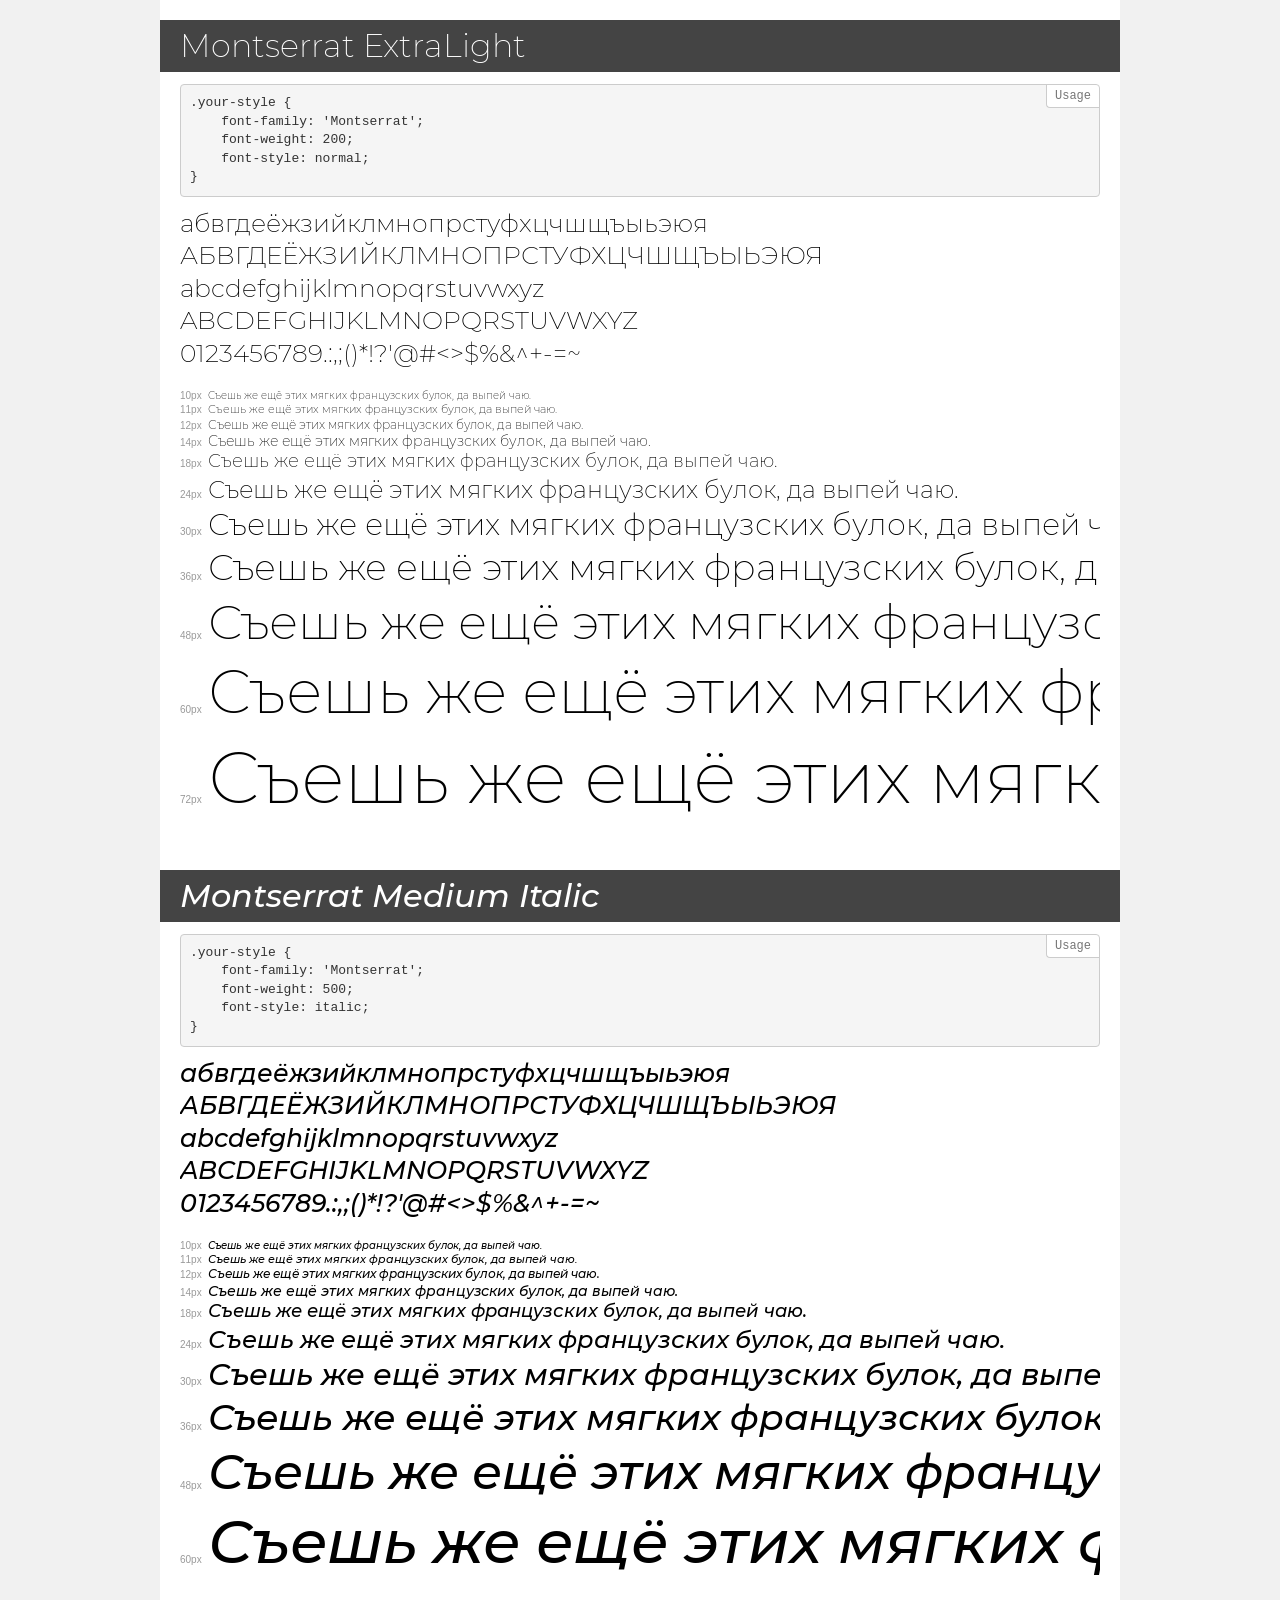
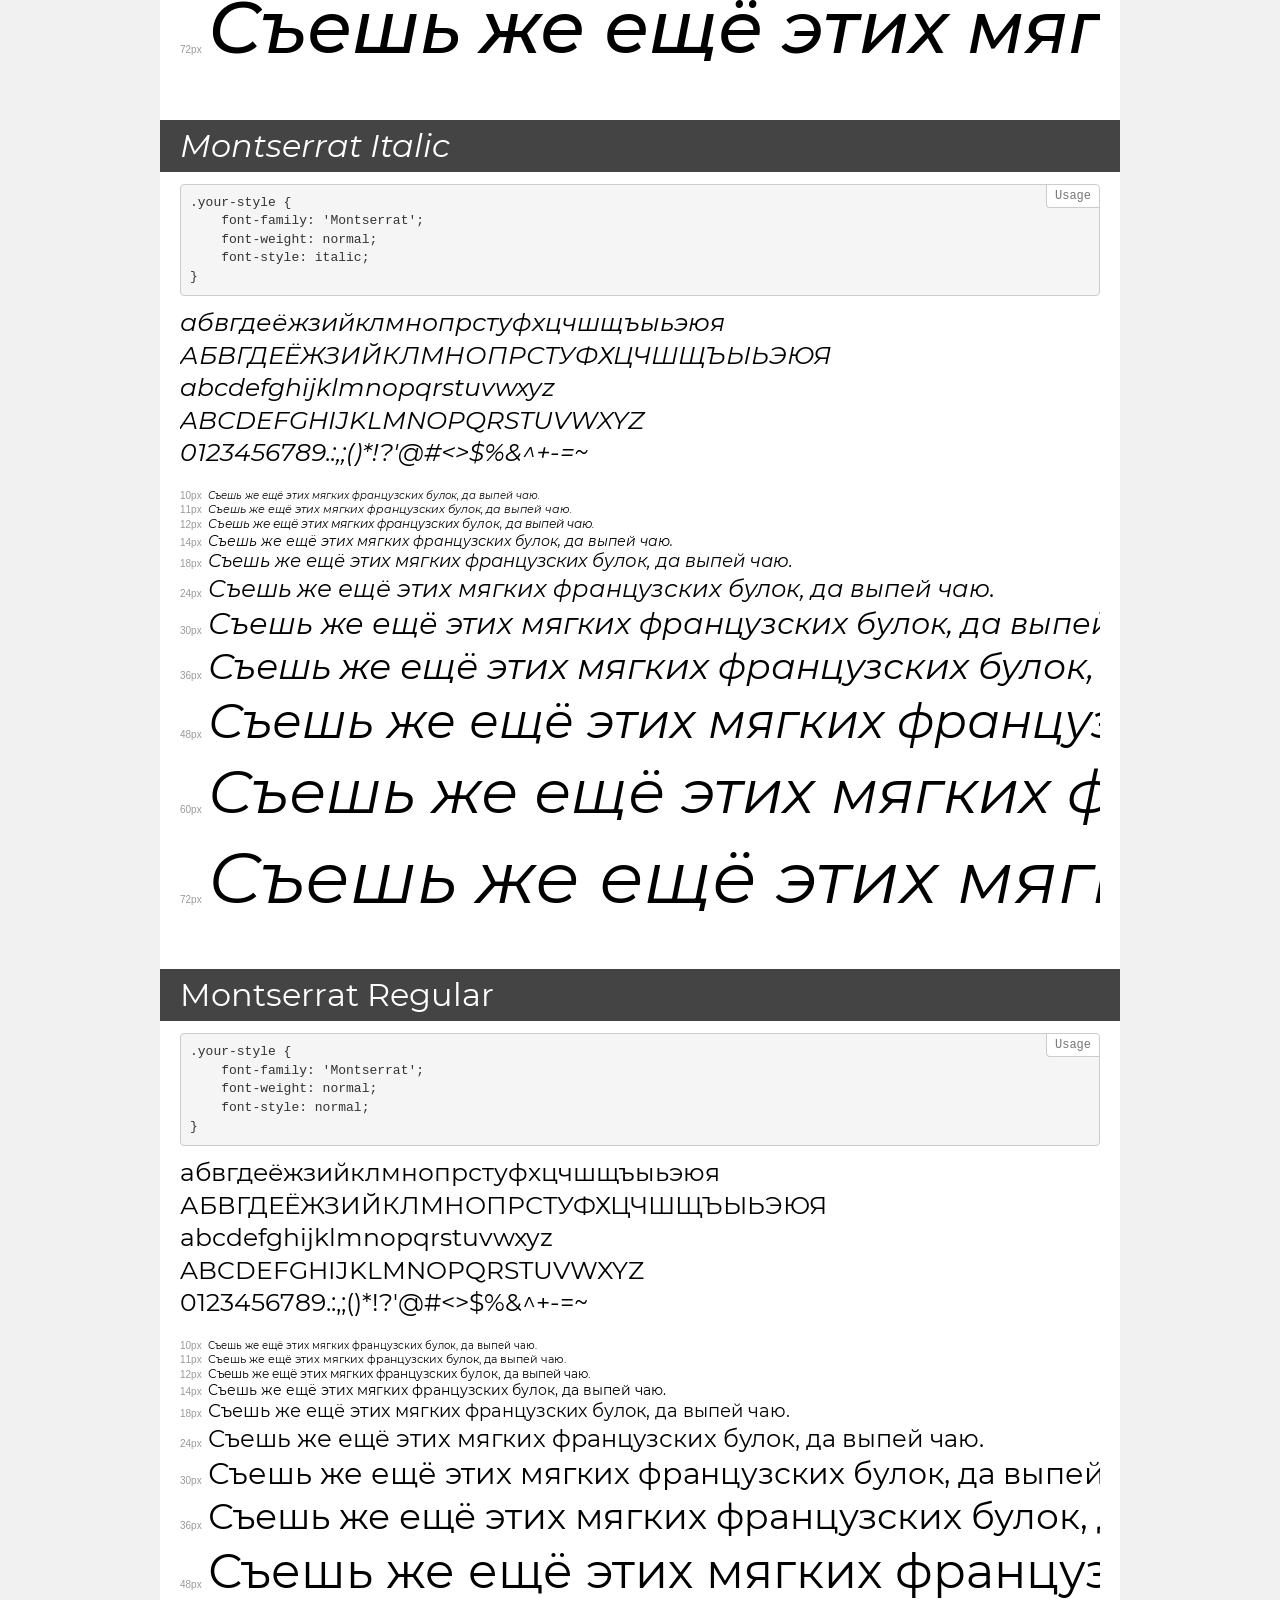
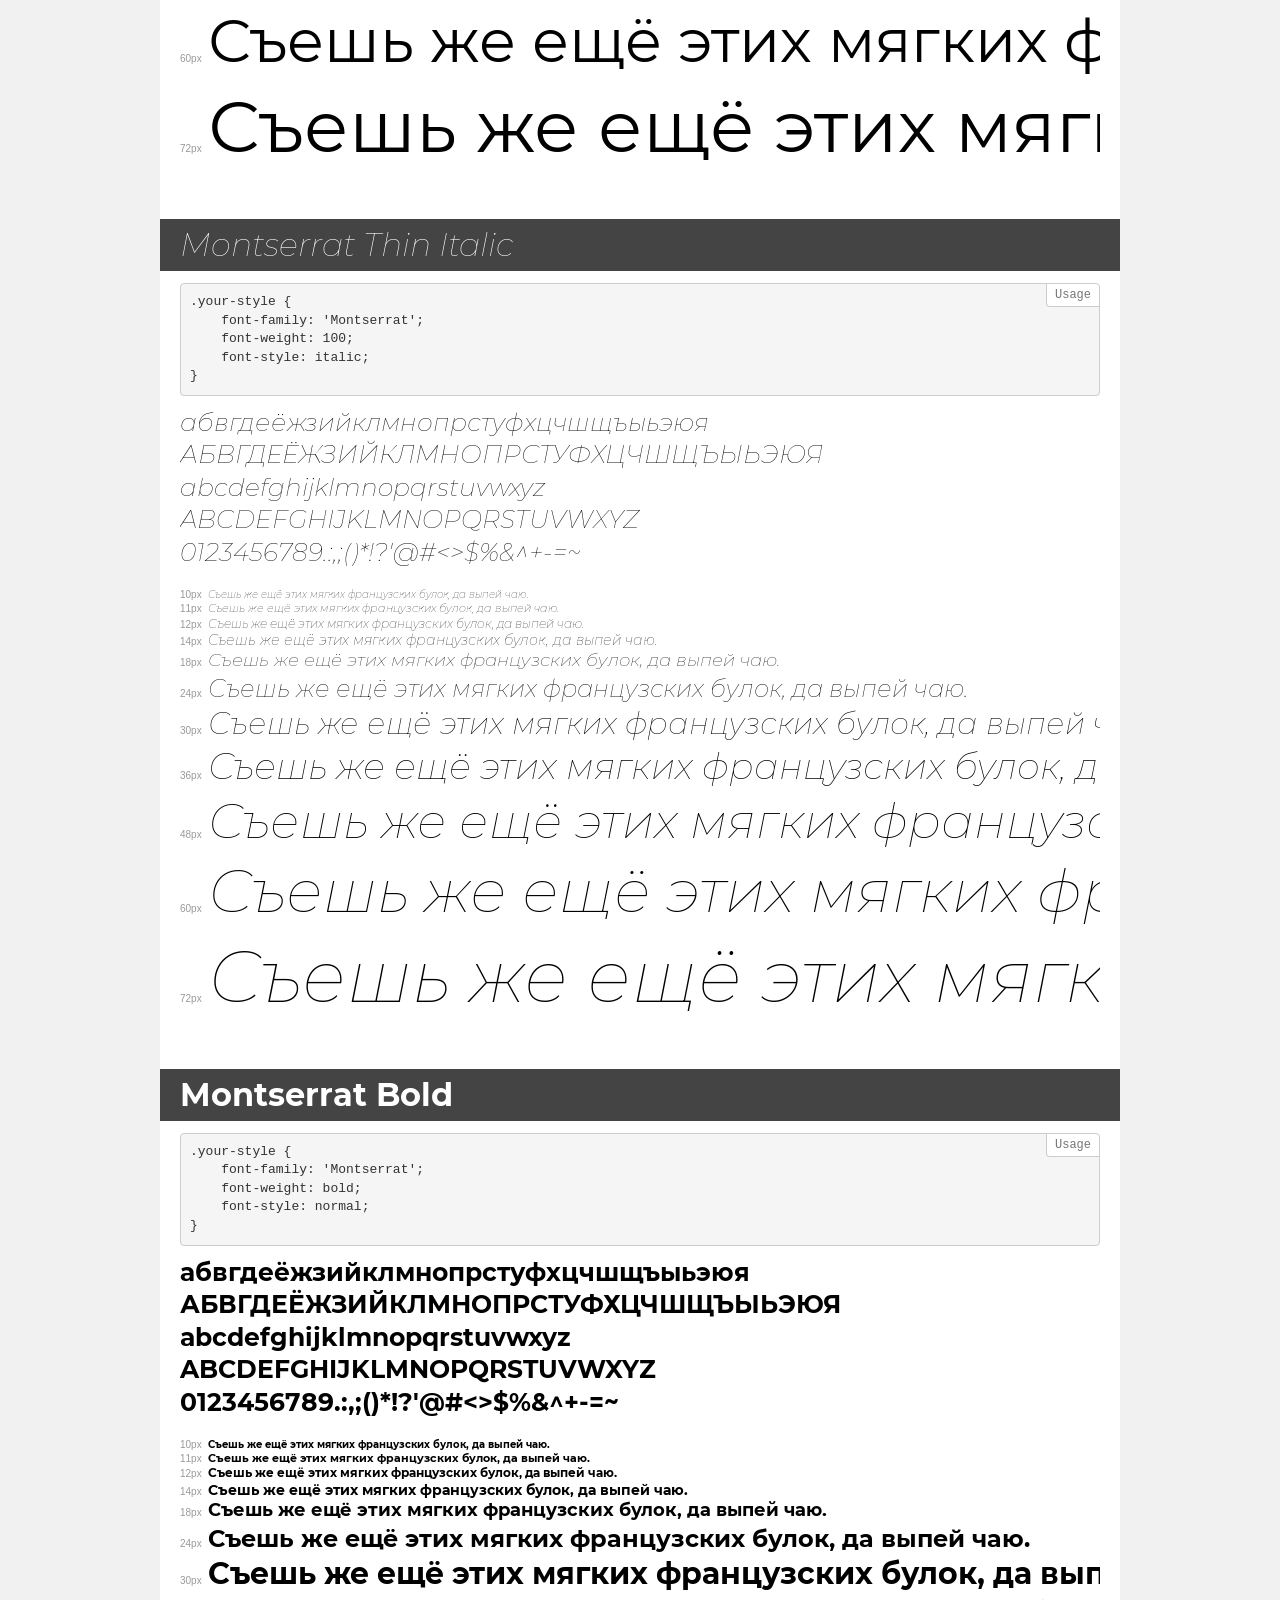
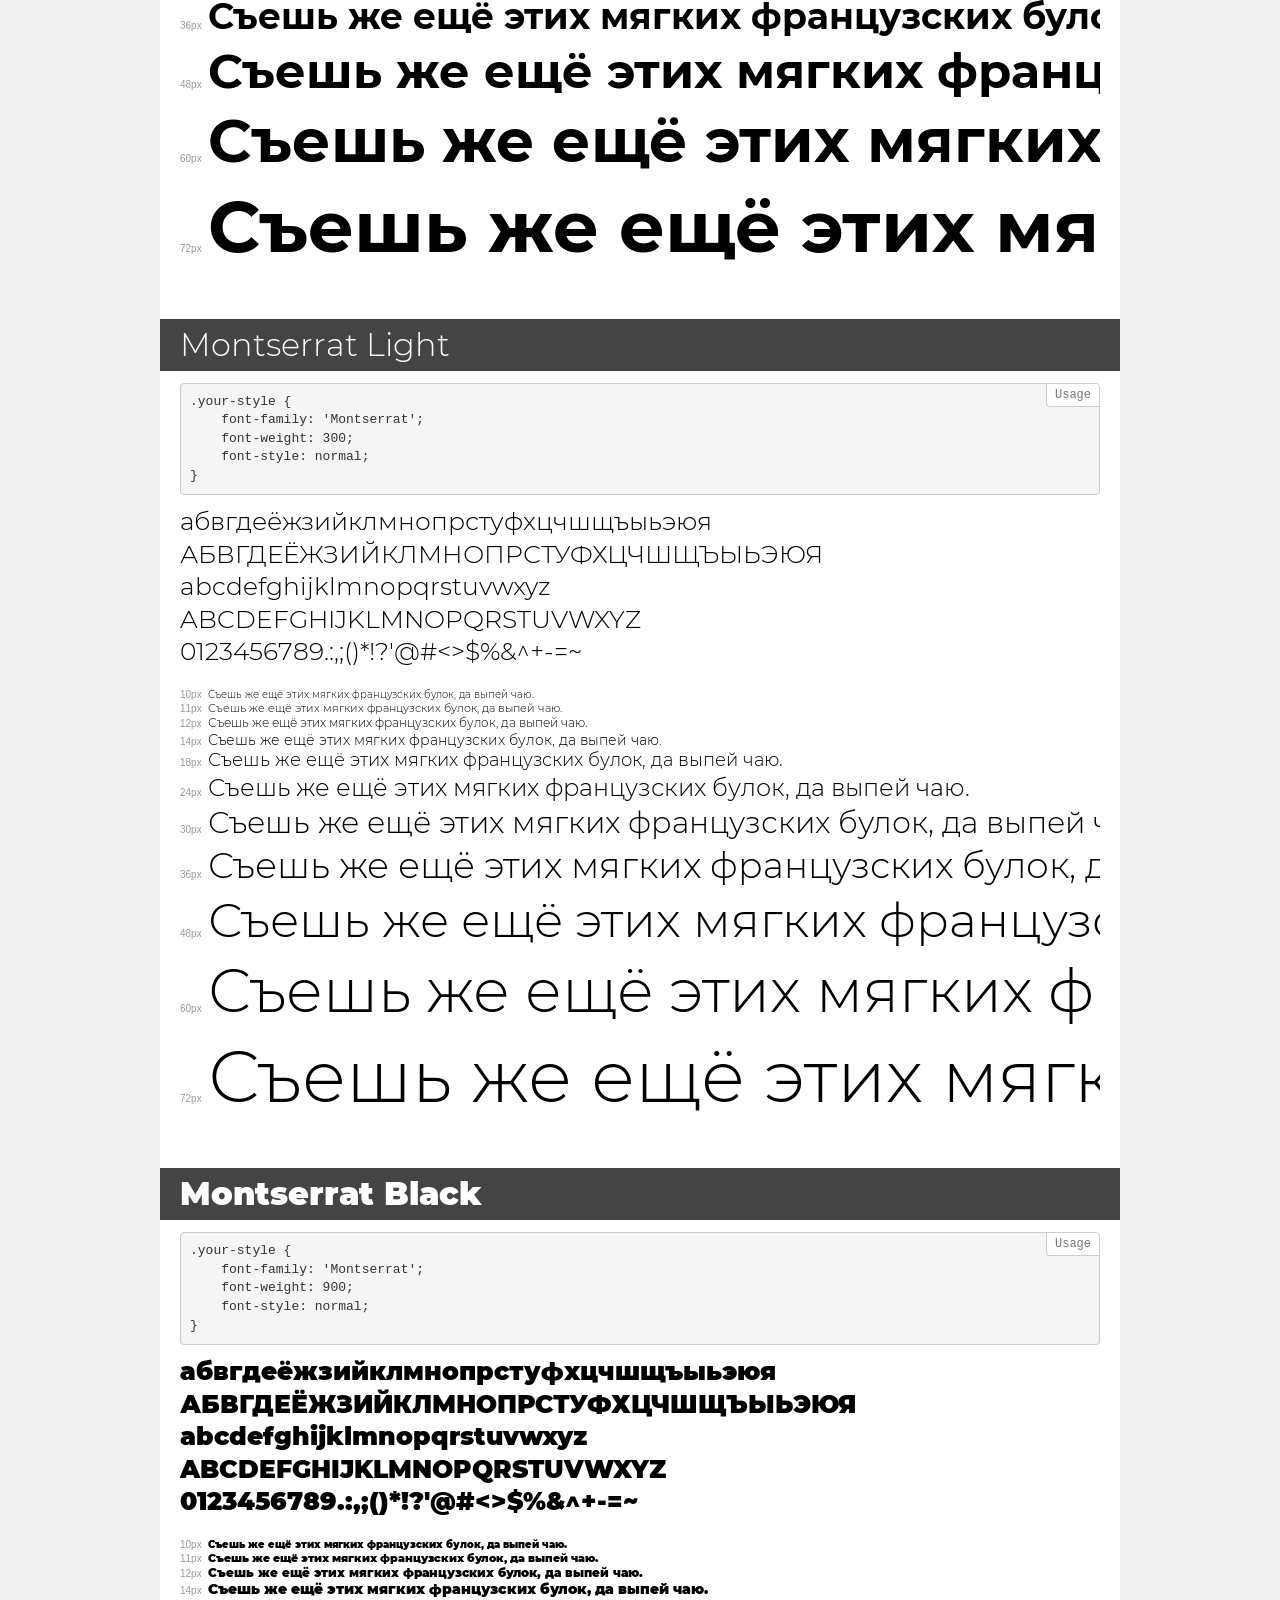
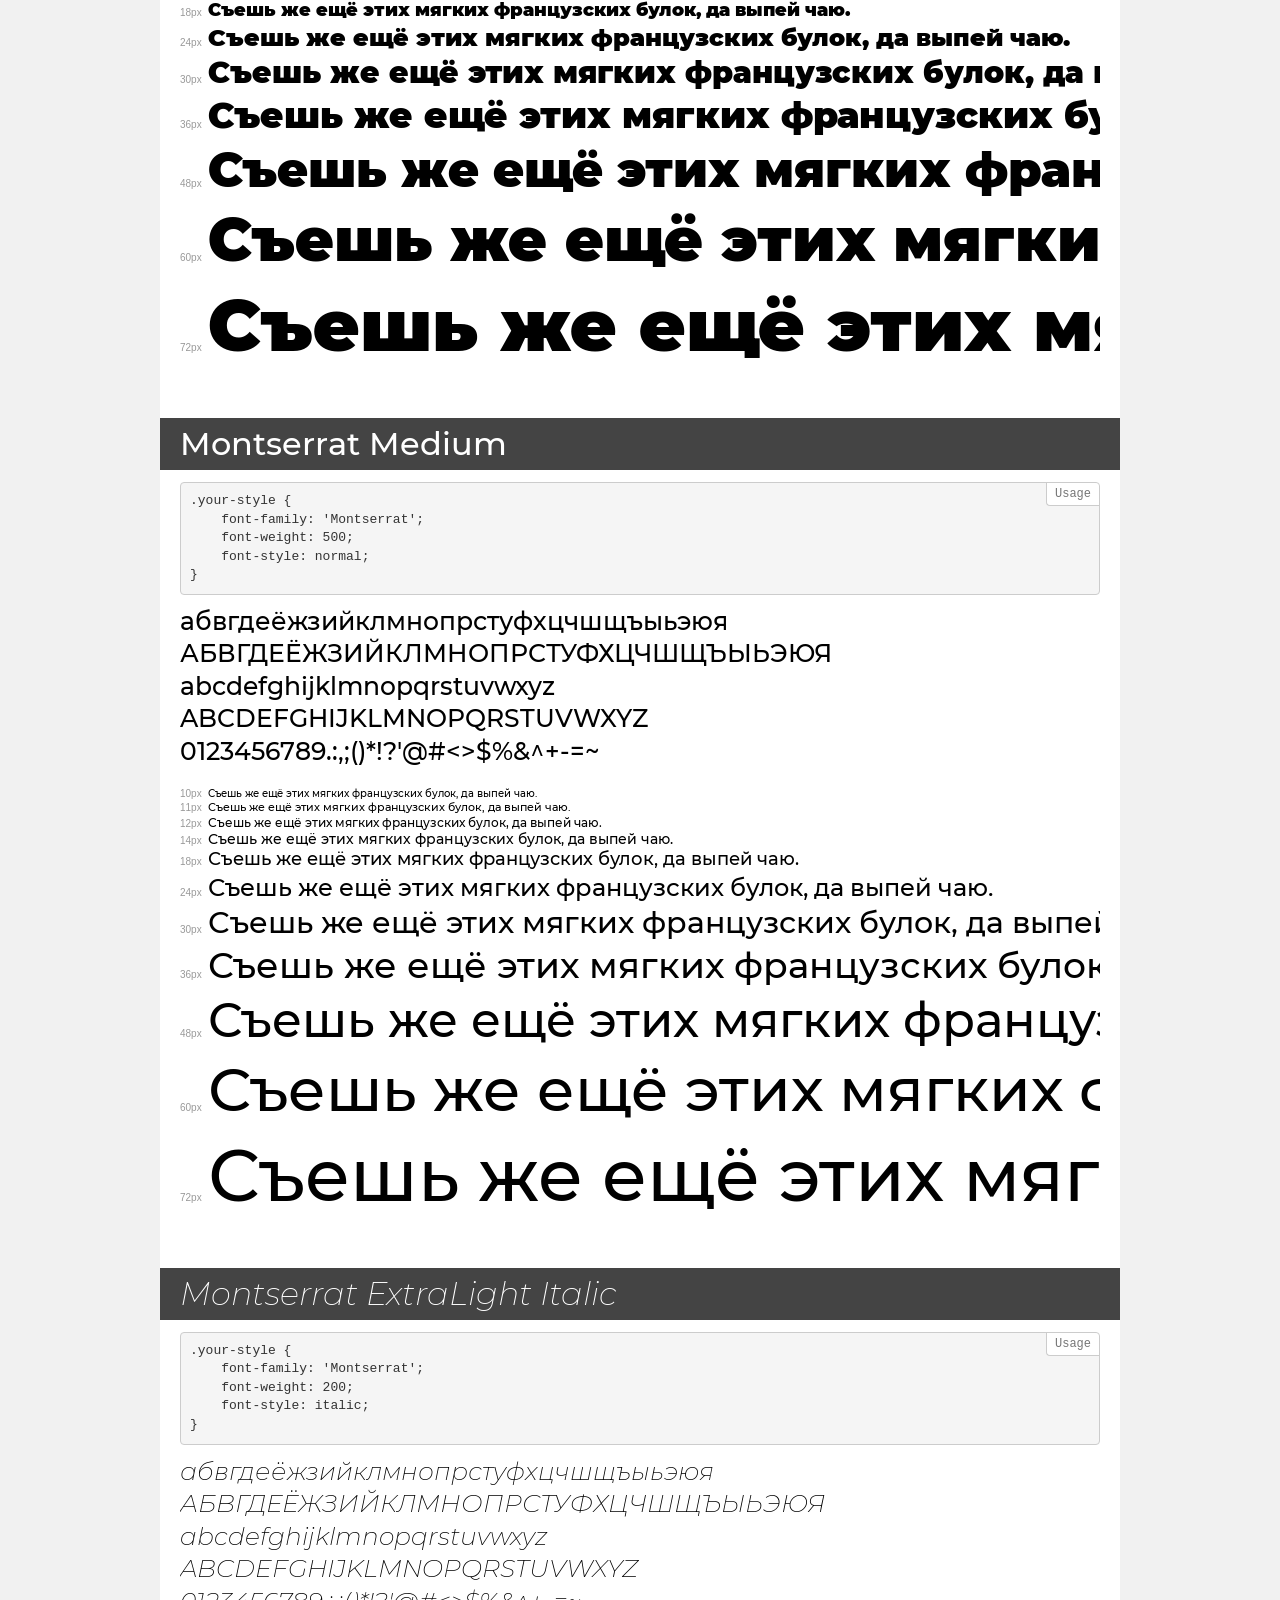
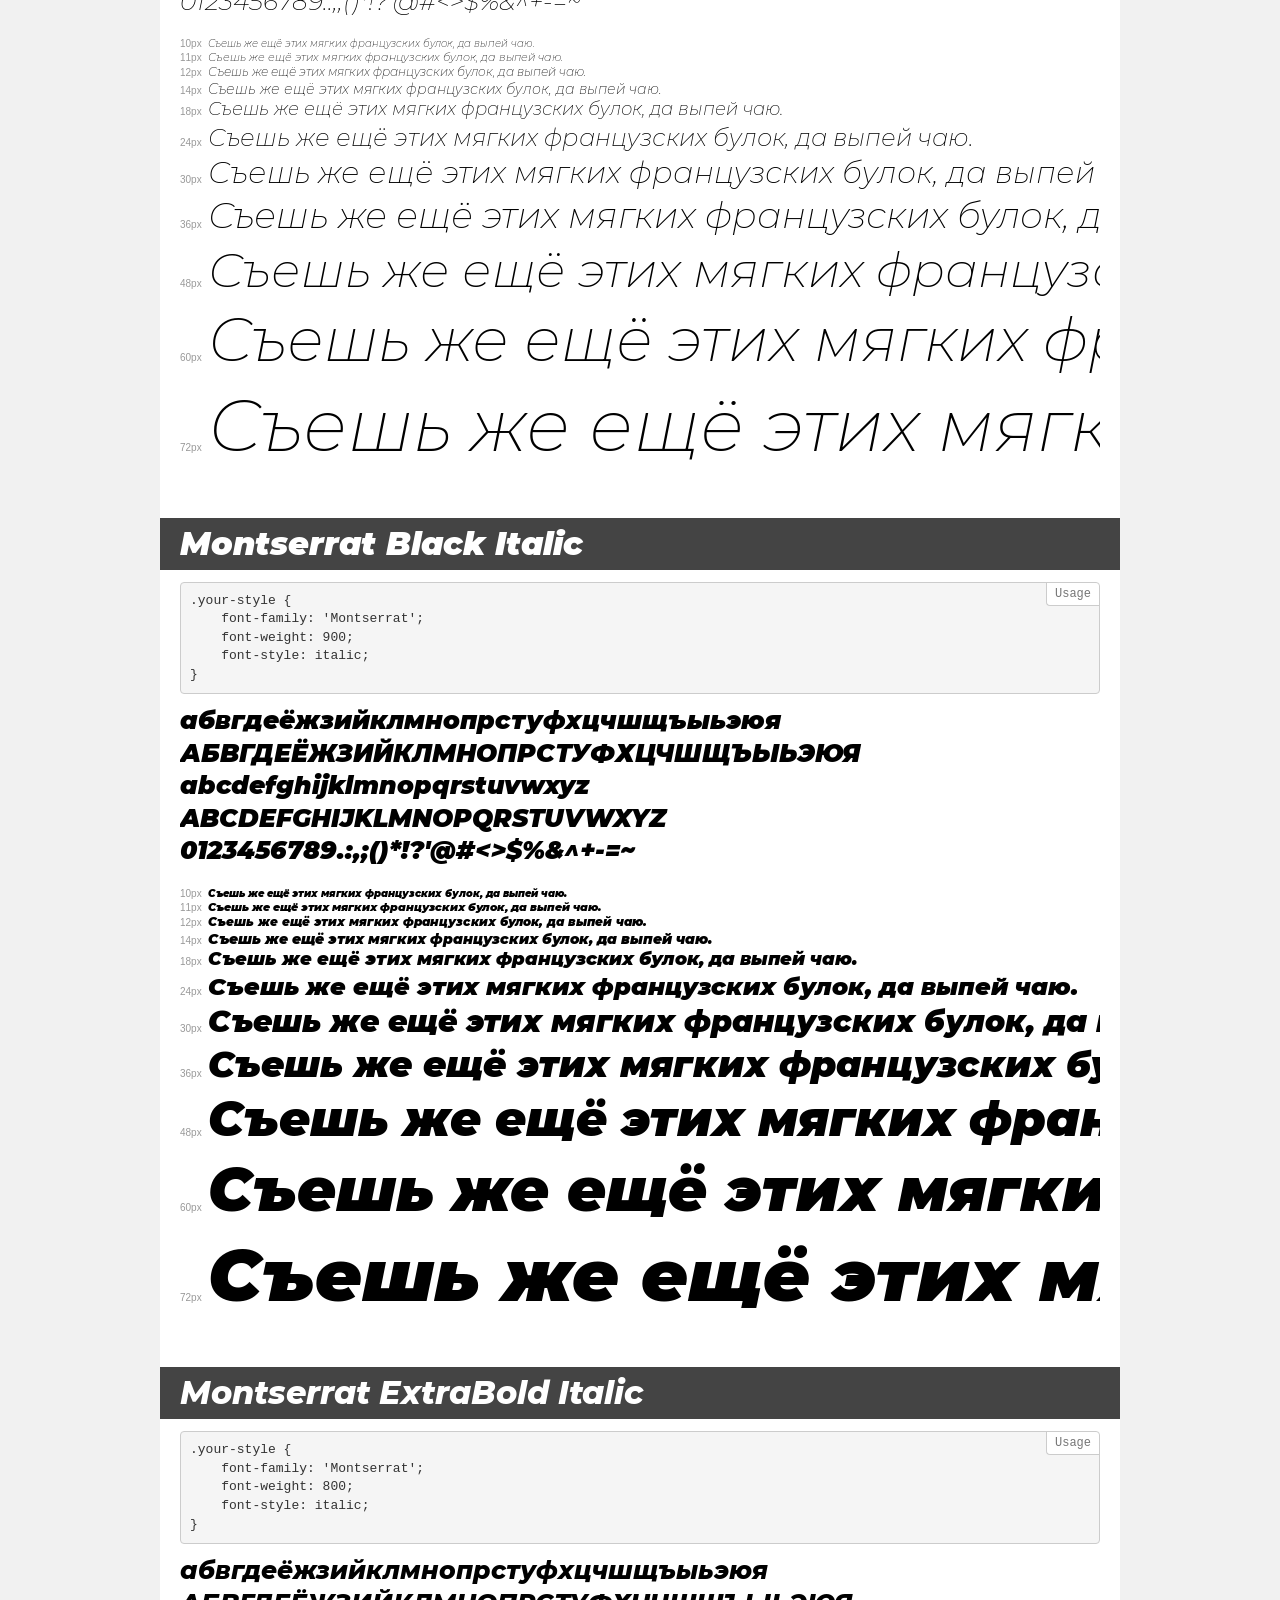
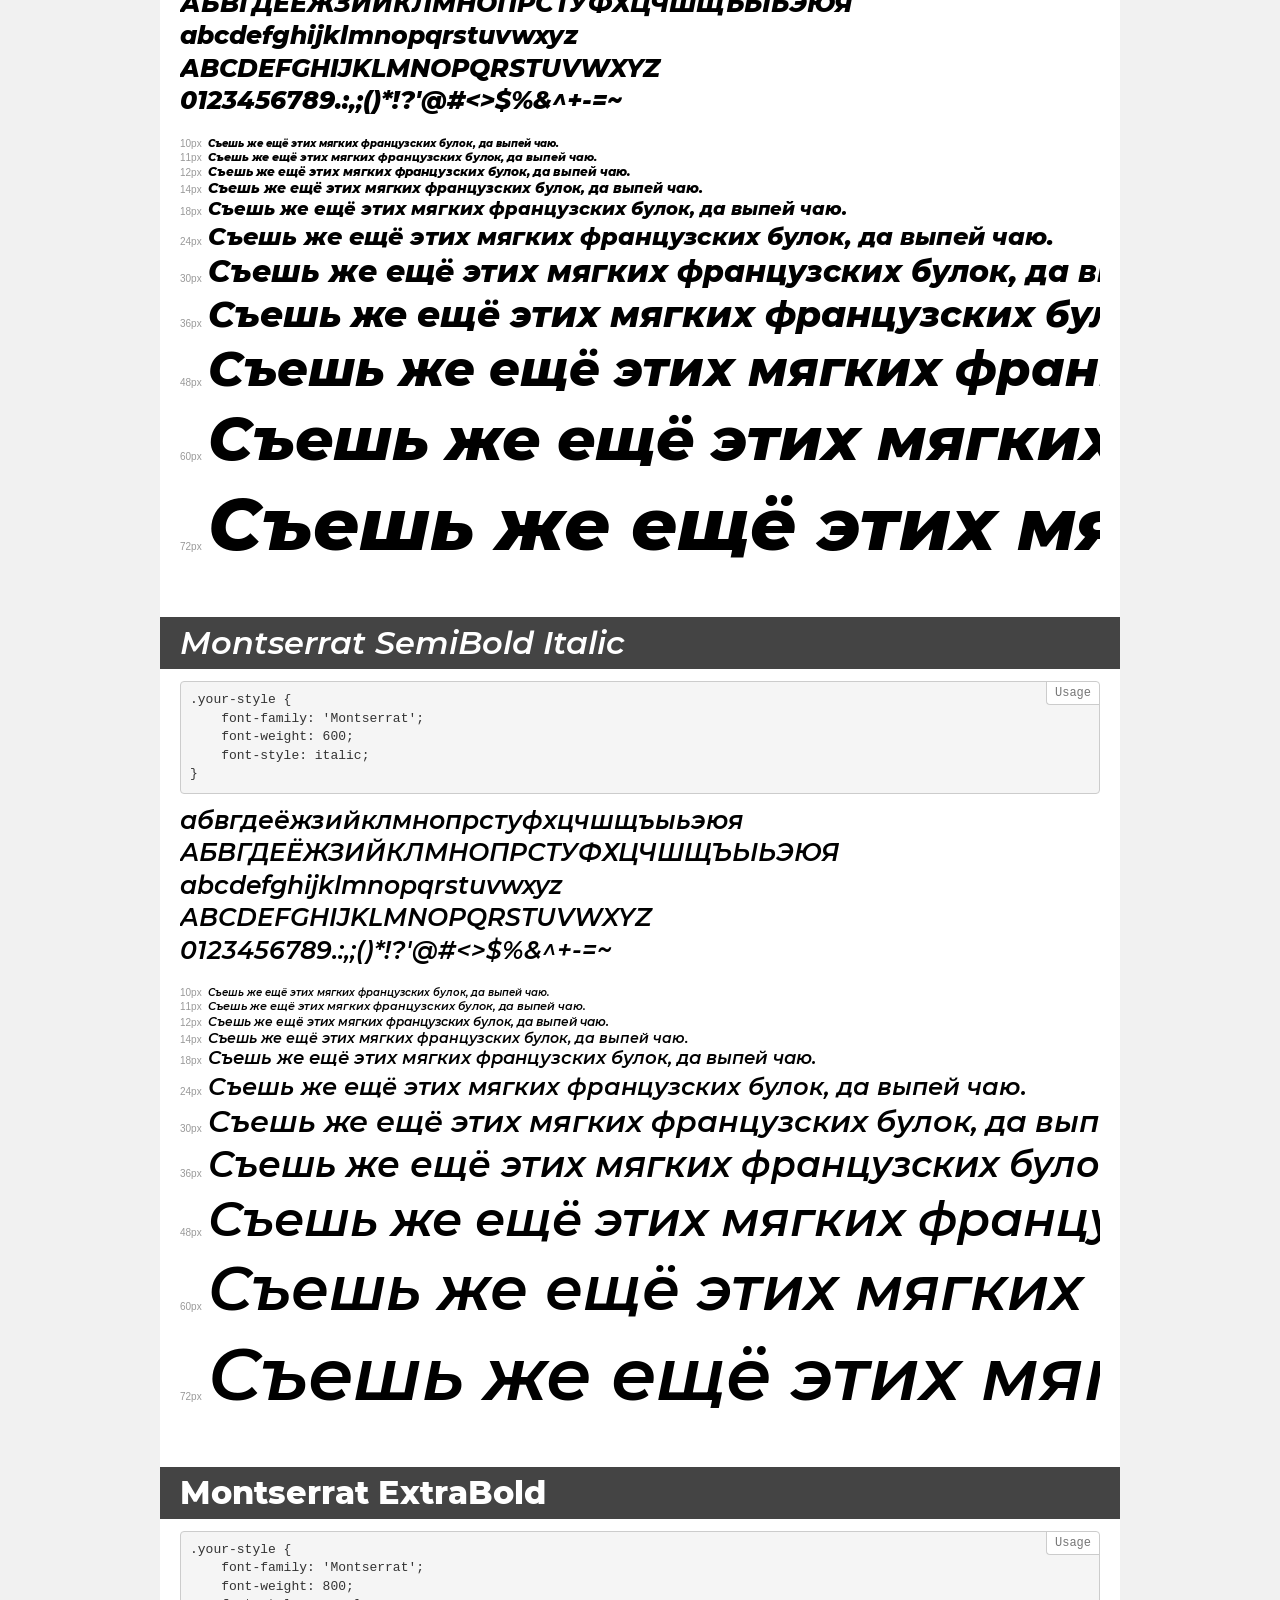
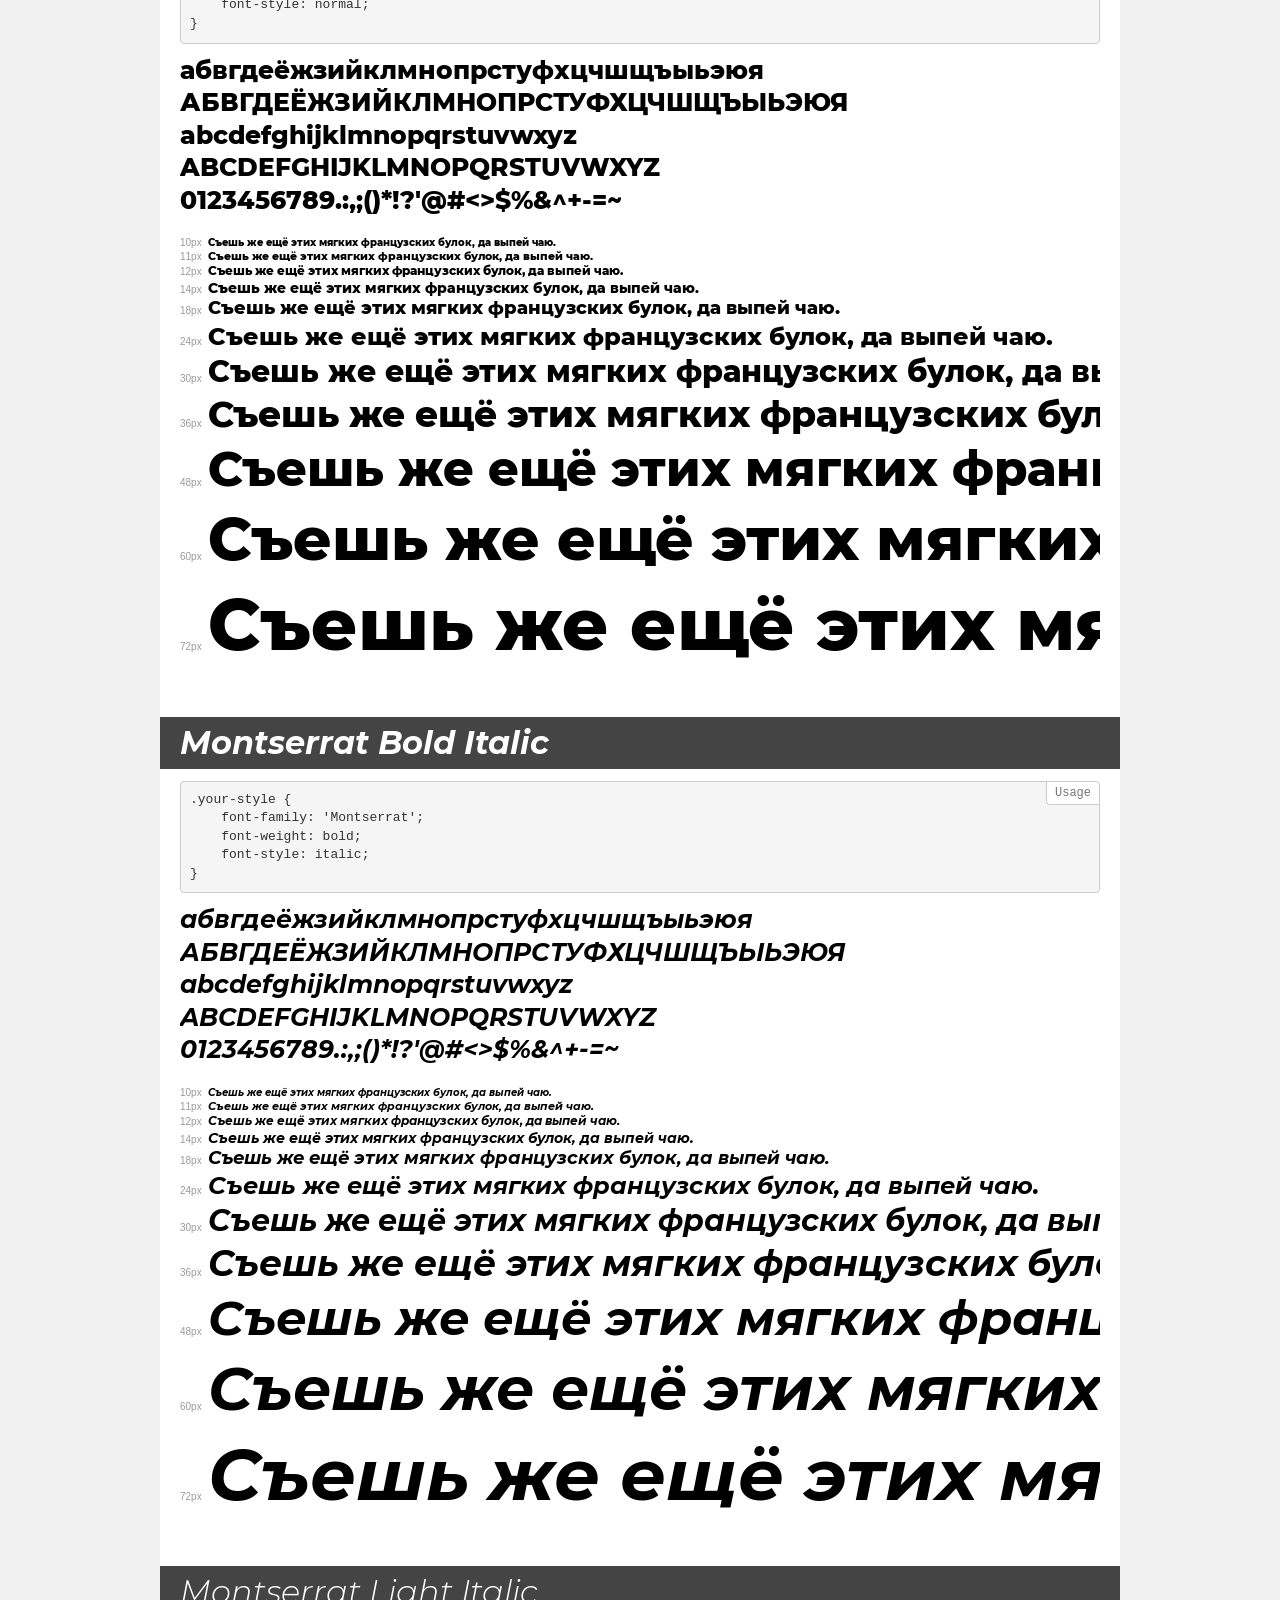
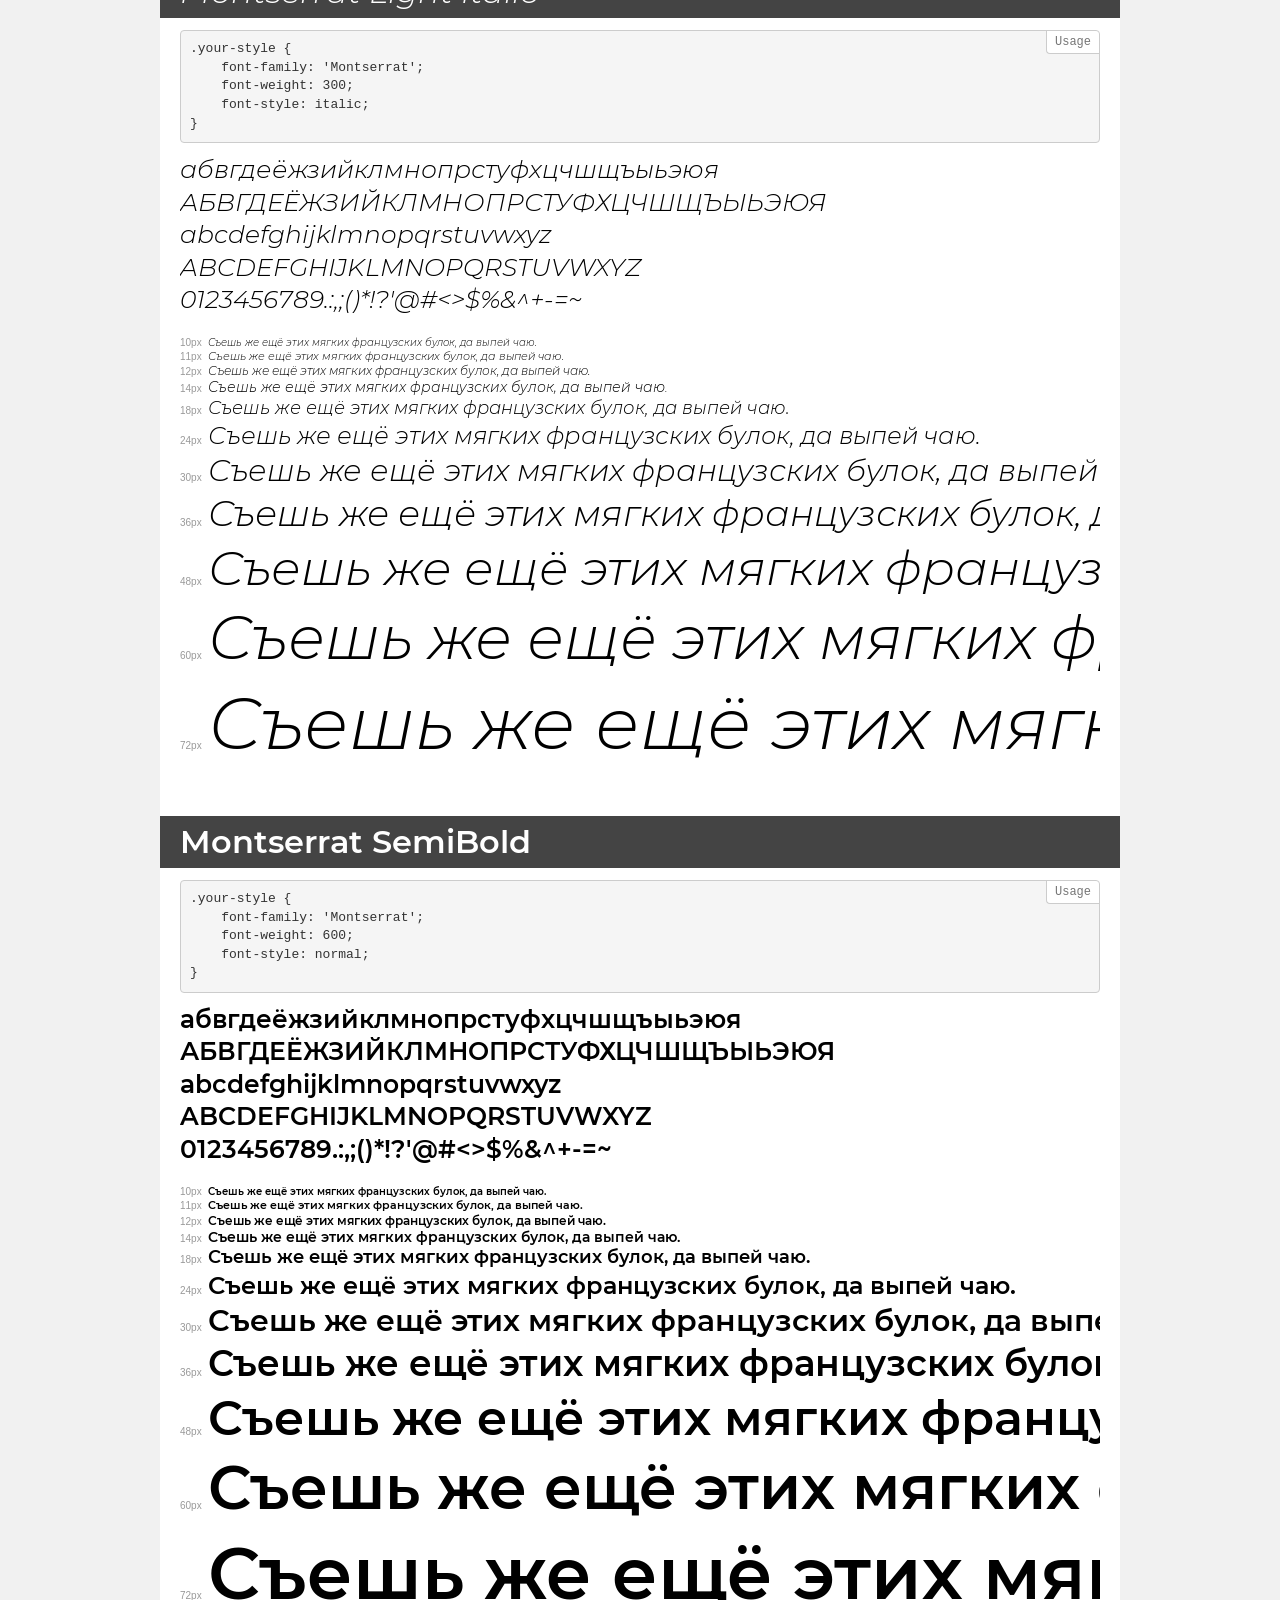
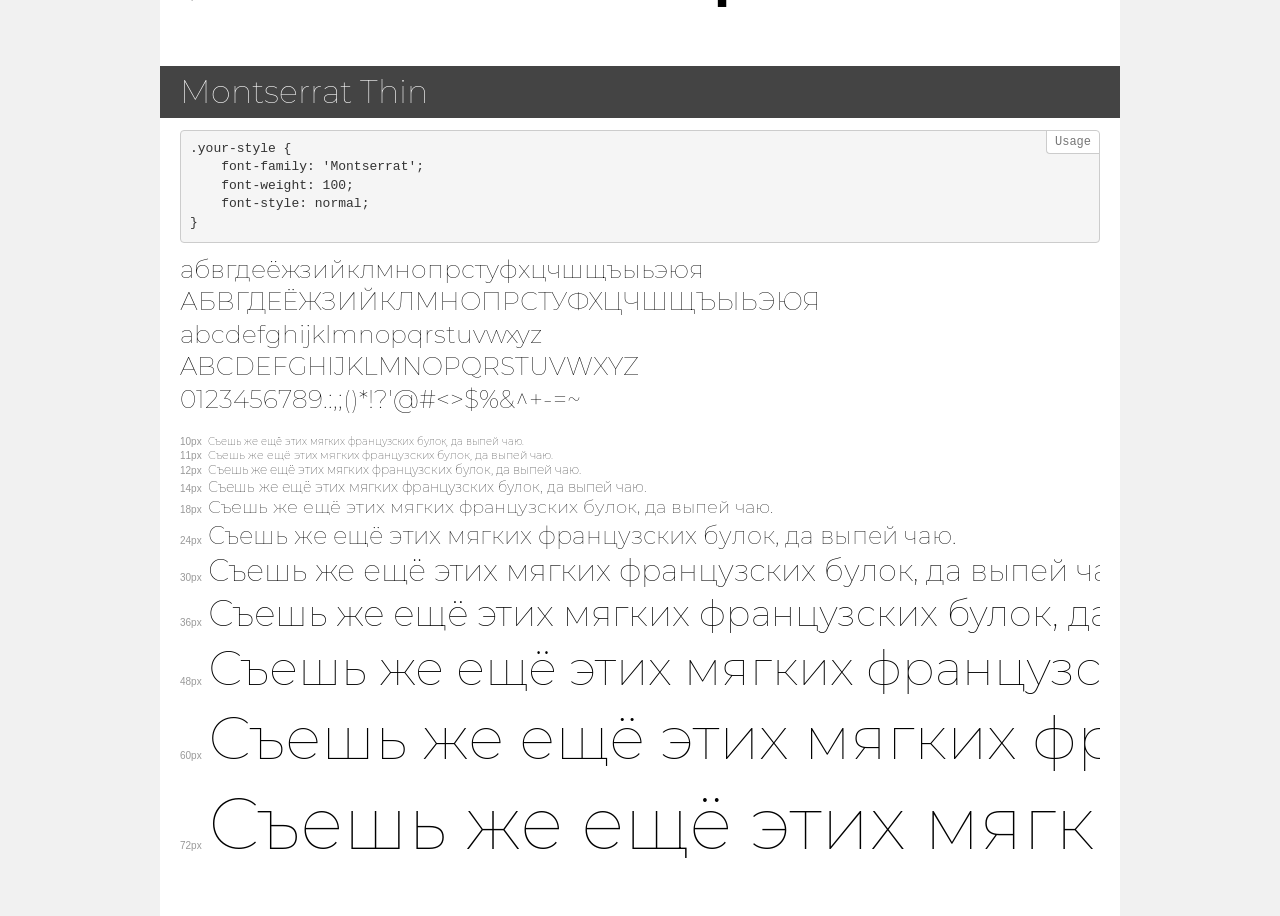
<file: styles/fonts/demo.html>
<!DOCTYPE html>
<html>
<head>
    <meta charset="utf-8">
    <meta http-equiv="X-UA-Compatible" content="IE=edge">
    <meta name="viewport" content="width=device-width, initial-scale=1">
    <meta name="robots" content="noindex, noarchive">
    <meta name="format-detection" content="telephone=no">
    <title>Transfonter demo</title>
    <link href="stylesheet.css" rel="stylesheet">
    <style>
        /*
        http://meyerweb.com/eric/tools/css/reset/
        v2.0 | 20110126
        License: none (public domain)
        */
        html, body, div, span, applet, object, iframe,
        h1, h2, h3, h4, h5, h6, p, blockquote, pre,
        a, abbr, acronym, address, big, cite, code,
        del, dfn, em, img, ins, kbd, q, s, samp,
        small, strike, strong, sub, sup, tt, var,
        b, u, i, center,
        dl, dt, dd, ol, ul, li,
        fieldset, form, label, legend,
        table, caption, tbody, tfoot, thead, tr, th, td,
        article, aside, canvas, details, embed,
        figure, figcaption, footer, header, hgroup,
        menu, nav, output, ruby, section, summary,
        time, mark, audio, video {
            margin: 0;
            padding: 0;
            border: 0;
            font-size: 100%;
            font: inherit;
            vertical-align: baseline;
        }
        /* HTML5 display-role reset for older browsers */
        article, aside, details, figcaption, figure,
        footer, header, hgroup, menu, nav, section {
            display: block;
        }
        body {
            line-height: 1;
        }
        ol, ul {
            list-style: none;
        }
        blockquote, q {
            quotes: none;
        }
        blockquote:before, blockquote:after,
        q:before, q:after {
            content: '';
            content: none;
        }
        table {
            border-collapse: collapse;
            border-spacing: 0;
        }
        /* common styles */
        body {
            background: #f1f1f1;
            color: #000;
        }
        .page {
            background: #fff;
            width: 920px;
            margin: 0 auto;
            padding: 20px 20px 0 20px;
            overflow: hidden;
        }
        .font-container {
            overflow-x: auto;
            overflow-y: hidden;
            margin-bottom: 40px;
            line-height: 1.3;
            white-space: nowrap;
            padding-bottom: 5px;
        }
        h1 {
            position: relative;
            background: #444;
            font-size: 32px;
            color: #fff;
            padding: 10px 20px;
            margin: 0 -20px 12px -20px;
        }
        .letters {
            font-size: 25px;
            margin-bottom: 20px;
        }
        .s10:before {
            content: '10px';
        }
        .s11:before {
            content: '11px';
        }
        .s12:before {
            content: '12px';
        }
        .s14:before {
            content: '14px';
        }
        .s18:before {
            content: '18px';
        }
        .s24:before {
            content: '24px';
        }
        .s30:before {
            content: '30px';
        }
        .s36:before {
            content: '36px';
        }
        .s48:before {
            content: '48px';
        }
        .s60:before {
            content: '60px';
        }
        .s72:before {
            content: '72px';
        }
        .s10:before, .s11:before, .s12:before, .s14:before,
        .s18:before, .s24:before, .s30:before, .s36:before,
        .s48:before, .s60:before, .s72:before {
            font-family: Arial, sans-serif;
            font-size: 10px;
            font-weight: normal;
            font-style: normal;
            color: #999;
            padding-right: 6px;
        }
        pre {
            display: block;
            position: relative;
            padding: 9px;
            margin: 0 0 10px;
            font-family: Monaco, Menlo, Consolas, "Courier New", monospace !important;
            font-size: 13px;
            line-height: 1.428571429;
            color: #333;
            font-weight: normal !important;
            font-style: normal !important;
            background-color: #f5f5f5;
            border: 1px solid #ccc;
            overflow-x: auto;
            border-radius: 4px;
        }
        pre:after {
            display: block;
            position: absolute;
            right: 0;
            top: 0;
            content: 'Usage';
            line-height: 1;
            padding: 5px 8px;
            font-size: 12px;
            color: #767676;
            background-color: #fff;
            border: 1px solid #ccc;
            border-right: none;
            border-top: none;
            border-radius: 0 4px 0 4px;
            z-index: 10;
        }
        /* responsive */
        @media (max-width: 959px) {
            .page {
                width: auto;
                margin: 0;
            }
        }
    </style>
</head>
<body>
<div class="page">
    <div class="demo" style="font-family: 'Montserrat'; font-weight: 200; font-style: normal;">
        <h1>Montserrat ExtraLight</h1>
        <pre>.your-style {
    font-family: 'Montserrat';
    font-weight: 200;
    font-style: normal;
}</pre>
        <div class="font-container">
            <p class="letters">
                абвгдеёжзийклмнопрстуфхцчшщъыьэюя<br>
АБВГДЕЁЖЗИЙКЛМНОПРСТУФХЦЧШЩЪЫЬЭЮЯ<br>
abcdefghijklmnopqrstuvwxyz<br>
ABCDEFGHIJKLMNOPQRSTUVWXYZ<br>
                0123456789.:,;()*!?'@#<>$%&^+-=~
            </p>
            <p class="s10" style="font-size: 10px;">Съешь же ещё этих мягких французских булок, да выпей чаю.</p>
            <p class="s11" style="font-size: 11px;">Съешь же ещё этих мягких французских булок, да выпей чаю.</p>
            <p class="s12" style="font-size: 12px;">Съешь же ещё этих мягких французских булок, да выпей чаю.</p>
            <p class="s14" style="font-size: 14px;">Съешь же ещё этих мягких французских булок, да выпей чаю.</p>
            <p class="s18" style="font-size: 18px;">Съешь же ещё этих мягких французских булок, да выпей чаю.</p>
            <p class="s24" style="font-size: 24px;">Съешь же ещё этих мягких французских булок, да выпей чаю.</p>
            <p class="s30" style="font-size: 30px;">Съешь же ещё этих мягких французских булок, да выпей чаю.</p>
            <p class="s36" style="font-size: 36px;">Съешь же ещё этих мягких французских булок, да выпей чаю.</p>
            <p class="s48" style="font-size: 48px;">Съешь же ещё этих мягких французских булок, да выпей чаю.</p>
            <p class="s60" style="font-size: 60px;">Съешь же ещё этих мягких французских булок, да выпей чаю.</p>
            <p class="s72" style="font-size: 72px;">Съешь же ещё этих мягких французских булок, да выпей чаю.</p>
        </div>
    </div>
    <div class="demo" style="font-family: 'Montserrat'; font-weight: 500; font-style: italic;">
        <h1>Montserrat Medium Italic</h1>
        <pre>.your-style {
    font-family: 'Montserrat';
    font-weight: 500;
    font-style: italic;
}</pre>
        <div class="font-container">
            <p class="letters">
                абвгдеёжзийклмнопрстуфхцчшщъыьэюя<br>
АБВГДЕЁЖЗИЙКЛМНОПРСТУФХЦЧШЩЪЫЬЭЮЯ<br>
abcdefghijklmnopqrstuvwxyz<br>
ABCDEFGHIJKLMNOPQRSTUVWXYZ<br>
                0123456789.:,;()*!?'@#<>$%&^+-=~
            </p>
            <p class="s10" style="font-size: 10px;">Съешь же ещё этих мягких французских булок, да выпей чаю.</p>
            <p class="s11" style="font-size: 11px;">Съешь же ещё этих мягких французских булок, да выпей чаю.</p>
            <p class="s12" style="font-size: 12px;">Съешь же ещё этих мягких французских булок, да выпей чаю.</p>
            <p class="s14" style="font-size: 14px;">Съешь же ещё этих мягких французских булок, да выпей чаю.</p>
            <p class="s18" style="font-size: 18px;">Съешь же ещё этих мягких французских булок, да выпей чаю.</p>
            <p class="s24" style="font-size: 24px;">Съешь же ещё этих мягких французских булок, да выпей чаю.</p>
            <p class="s30" style="font-size: 30px;">Съешь же ещё этих мягких французских булок, да выпей чаю.</p>
            <p class="s36" style="font-size: 36px;">Съешь же ещё этих мягких французских булок, да выпей чаю.</p>
            <p class="s48" style="font-size: 48px;">Съешь же ещё этих мягких французских булок, да выпей чаю.</p>
            <p class="s60" style="font-size: 60px;">Съешь же ещё этих мягких французских булок, да выпей чаю.</p>
            <p class="s72" style="font-size: 72px;">Съешь же ещё этих мягких французских булок, да выпей чаю.</p>
        </div>
    </div>
    <div class="demo" style="font-family: 'Montserrat'; font-weight: normal; font-style: italic;">
        <h1>Montserrat Italic</h1>
        <pre>.your-style {
    font-family: 'Montserrat';
    font-weight: normal;
    font-style: italic;
}</pre>
        <div class="font-container">
            <p class="letters">
                абвгдеёжзийклмнопрстуфхцчшщъыьэюя<br>
АБВГДЕЁЖЗИЙКЛМНОПРСТУФХЦЧШЩЪЫЬЭЮЯ<br>
abcdefghijklmnopqrstuvwxyz<br>
ABCDEFGHIJKLMNOPQRSTUVWXYZ<br>
                0123456789.:,;()*!?'@#<>$%&^+-=~
            </p>
            <p class="s10" style="font-size: 10px;">Съешь же ещё этих мягких французских булок, да выпей чаю.</p>
            <p class="s11" style="font-size: 11px;">Съешь же ещё этих мягких французских булок, да выпей чаю.</p>
            <p class="s12" style="font-size: 12px;">Съешь же ещё этих мягких французских булок, да выпей чаю.</p>
            <p class="s14" style="font-size: 14px;">Съешь же ещё этих мягких французских булок, да выпей чаю.</p>
            <p class="s18" style="font-size: 18px;">Съешь же ещё этих мягких французских булок, да выпей чаю.</p>
            <p class="s24" style="font-size: 24px;">Съешь же ещё этих мягких французских булок, да выпей чаю.</p>
            <p class="s30" style="font-size: 30px;">Съешь же ещё этих мягких французских булок, да выпей чаю.</p>
            <p class="s36" style="font-size: 36px;">Съешь же ещё этих мягких французских булок, да выпей чаю.</p>
            <p class="s48" style="font-size: 48px;">Съешь же ещё этих мягких французских булок, да выпей чаю.</p>
            <p class="s60" style="font-size: 60px;">Съешь же ещё этих мягких французских булок, да выпей чаю.</p>
            <p class="s72" style="font-size: 72px;">Съешь же ещё этих мягких французских булок, да выпей чаю.</p>
        </div>
    </div>
    <div class="demo" style="font-family: 'Montserrat'; font-weight: normal; font-style: normal;">
        <h1>Montserrat Regular</h1>
        <pre>.your-style {
    font-family: 'Montserrat';
    font-weight: normal;
    font-style: normal;
}</pre>
        <div class="font-container">
            <p class="letters">
                абвгдеёжзийклмнопрстуфхцчшщъыьэюя<br>
АБВГДЕЁЖЗИЙКЛМНОПРСТУФХЦЧШЩЪЫЬЭЮЯ<br>
abcdefghijklmnopqrstuvwxyz<br>
ABCDEFGHIJKLMNOPQRSTUVWXYZ<br>
                0123456789.:,;()*!?'@#<>$%&^+-=~
            </p>
            <p class="s10" style="font-size: 10px;">Съешь же ещё этих мягких французских булок, да выпей чаю.</p>
            <p class="s11" style="font-size: 11px;">Съешь же ещё этих мягких французских булок, да выпей чаю.</p>
            <p class="s12" style="font-size: 12px;">Съешь же ещё этих мягких французских булок, да выпей чаю.</p>
            <p class="s14" style="font-size: 14px;">Съешь же ещё этих мягких французских булок, да выпей чаю.</p>
            <p class="s18" style="font-size: 18px;">Съешь же ещё этих мягких французских булок, да выпей чаю.</p>
            <p class="s24" style="font-size: 24px;">Съешь же ещё этих мягких французских булок, да выпей чаю.</p>
            <p class="s30" style="font-size: 30px;">Съешь же ещё этих мягких французских булок, да выпей чаю.</p>
            <p class="s36" style="font-size: 36px;">Съешь же ещё этих мягких французских булок, да выпей чаю.</p>
            <p class="s48" style="font-size: 48px;">Съешь же ещё этих мягких французских булок, да выпей чаю.</p>
            <p class="s60" style="font-size: 60px;">Съешь же ещё этих мягких французских булок, да выпей чаю.</p>
            <p class="s72" style="font-size: 72px;">Съешь же ещё этих мягких французских булок, да выпей чаю.</p>
        </div>
    </div>
    <div class="demo" style="font-family: 'Montserrat'; font-weight: 100; font-style: italic;">
        <h1>Montserrat Thin Italic</h1>
        <pre>.your-style {
    font-family: 'Montserrat';
    font-weight: 100;
    font-style: italic;
}</pre>
        <div class="font-container">
            <p class="letters">
                абвгдеёжзийклмнопрстуфхцчшщъыьэюя<br>
АБВГДЕЁЖЗИЙКЛМНОПРСТУФХЦЧШЩЪЫЬЭЮЯ<br>
abcdefghijklmnopqrstuvwxyz<br>
ABCDEFGHIJKLMNOPQRSTUVWXYZ<br>
                0123456789.:,;()*!?'@#<>$%&^+-=~
            </p>
            <p class="s10" style="font-size: 10px;">Съешь же ещё этих мягких французских булок, да выпей чаю.</p>
            <p class="s11" style="font-size: 11px;">Съешь же ещё этих мягких французских булок, да выпей чаю.</p>
            <p class="s12" style="font-size: 12px;">Съешь же ещё этих мягких французских булок, да выпей чаю.</p>
            <p class="s14" style="font-size: 14px;">Съешь же ещё этих мягких французских булок, да выпей чаю.</p>
            <p class="s18" style="font-size: 18px;">Съешь же ещё этих мягких французских булок, да выпей чаю.</p>
            <p class="s24" style="font-size: 24px;">Съешь же ещё этих мягких французских булок, да выпей чаю.</p>
            <p class="s30" style="font-size: 30px;">Съешь же ещё этих мягких французских булок, да выпей чаю.</p>
            <p class="s36" style="font-size: 36px;">Съешь же ещё этих мягких французских булок, да выпей чаю.</p>
            <p class="s48" style="font-size: 48px;">Съешь же ещё этих мягких французских булок, да выпей чаю.</p>
            <p class="s60" style="font-size: 60px;">Съешь же ещё этих мягких французских булок, да выпей чаю.</p>
            <p class="s72" style="font-size: 72px;">Съешь же ещё этих мягких французских булок, да выпей чаю.</p>
        </div>
    </div>
    <div class="demo" style="font-family: 'Montserrat'; font-weight: bold; font-style: normal;">
        <h1>Montserrat Bold</h1>
        <pre>.your-style {
    font-family: 'Montserrat';
    font-weight: bold;
    font-style: normal;
}</pre>
        <div class="font-container">
            <p class="letters">
                абвгдеёжзийклмнопрстуфхцчшщъыьэюя<br>
АБВГДЕЁЖЗИЙКЛМНОПРСТУФХЦЧШЩЪЫЬЭЮЯ<br>
abcdefghijklmnopqrstuvwxyz<br>
ABCDEFGHIJKLMNOPQRSTUVWXYZ<br>
                0123456789.:,;()*!?'@#<>$%&^+-=~
            </p>
            <p class="s10" style="font-size: 10px;">Съешь же ещё этих мягких французских булок, да выпей чаю.</p>
            <p class="s11" style="font-size: 11px;">Съешь же ещё этих мягких французских булок, да выпей чаю.</p>
            <p class="s12" style="font-size: 12px;">Съешь же ещё этих мягких французских булок, да выпей чаю.</p>
            <p class="s14" style="font-size: 14px;">Съешь же ещё этих мягких французских булок, да выпей чаю.</p>
            <p class="s18" style="font-size: 18px;">Съешь же ещё этих мягких французских булок, да выпей чаю.</p>
            <p class="s24" style="font-size: 24px;">Съешь же ещё этих мягких французских булок, да выпей чаю.</p>
            <p class="s30" style="font-size: 30px;">Съешь же ещё этих мягких французских булок, да выпей чаю.</p>
            <p class="s36" style="font-size: 36px;">Съешь же ещё этих мягких французских булок, да выпей чаю.</p>
            <p class="s48" style="font-size: 48px;">Съешь же ещё этих мягких французских булок, да выпей чаю.</p>
            <p class="s60" style="font-size: 60px;">Съешь же ещё этих мягких французских булок, да выпей чаю.</p>
            <p class="s72" style="font-size: 72px;">Съешь же ещё этих мягких французских булок, да выпей чаю.</p>
        </div>
    </div>
    <div class="demo" style="font-family: 'Montserrat'; font-weight: 300; font-style: normal;">
        <h1>Montserrat Light</h1>
        <pre>.your-style {
    font-family: 'Montserrat';
    font-weight: 300;
    font-style: normal;
}</pre>
        <div class="font-container">
            <p class="letters">
                абвгдеёжзийклмнопрстуфхцчшщъыьэюя<br>
АБВГДЕЁЖЗИЙКЛМНОПРСТУФХЦЧШЩЪЫЬЭЮЯ<br>
abcdefghijklmnopqrstuvwxyz<br>
ABCDEFGHIJKLMNOPQRSTUVWXYZ<br>
                0123456789.:,;()*!?'@#<>$%&^+-=~
            </p>
            <p class="s10" style="font-size: 10px;">Съешь же ещё этих мягких французских булок, да выпей чаю.</p>
            <p class="s11" style="font-size: 11px;">Съешь же ещё этих мягких французских булок, да выпей чаю.</p>
            <p class="s12" style="font-size: 12px;">Съешь же ещё этих мягких французских булок, да выпей чаю.</p>
            <p class="s14" style="font-size: 14px;">Съешь же ещё этих мягких французских булок, да выпей чаю.</p>
            <p class="s18" style="font-size: 18px;">Съешь же ещё этих мягких французских булок, да выпей чаю.</p>
            <p class="s24" style="font-size: 24px;">Съешь же ещё этих мягких французских булок, да выпей чаю.</p>
            <p class="s30" style="font-size: 30px;">Съешь же ещё этих мягких французских булок, да выпей чаю.</p>
            <p class="s36" style="font-size: 36px;">Съешь же ещё этих мягких французских булок, да выпей чаю.</p>
            <p class="s48" style="font-size: 48px;">Съешь же ещё этих мягких французских булок, да выпей чаю.</p>
            <p class="s60" style="font-size: 60px;">Съешь же ещё этих мягких французских булок, да выпей чаю.</p>
            <p class="s72" style="font-size: 72px;">Съешь же ещё этих мягких французских булок, да выпей чаю.</p>
        </div>
    </div>
    <div class="demo" style="font-family: 'Montserrat'; font-weight: 900; font-style: normal;">
        <h1>Montserrat Black</h1>
        <pre>.your-style {
    font-family: 'Montserrat';
    font-weight: 900;
    font-style: normal;
}</pre>
        <div class="font-container">
            <p class="letters">
                абвгдеёжзийклмнопрстуфхцчшщъыьэюя<br>
АБВГДЕЁЖЗИЙКЛМНОПРСТУФХЦЧШЩЪЫЬЭЮЯ<br>
abcdefghijklmnopqrstuvwxyz<br>
ABCDEFGHIJKLMNOPQRSTUVWXYZ<br>
                0123456789.:,;()*!?'@#<>$%&^+-=~
            </p>
            <p class="s10" style="font-size: 10px;">Съешь же ещё этих мягких французских булок, да выпей чаю.</p>
            <p class="s11" style="font-size: 11px;">Съешь же ещё этих мягких французских булок, да выпей чаю.</p>
            <p class="s12" style="font-size: 12px;">Съешь же ещё этих мягких французских булок, да выпей чаю.</p>
            <p class="s14" style="font-size: 14px;">Съешь же ещё этих мягких французских булок, да выпей чаю.</p>
            <p class="s18" style="font-size: 18px;">Съешь же ещё этих мягких французских булок, да выпей чаю.</p>
            <p class="s24" style="font-size: 24px;">Съешь же ещё этих мягких французских булок, да выпей чаю.</p>
            <p class="s30" style="font-size: 30px;">Съешь же ещё этих мягких французских булок, да выпей чаю.</p>
            <p class="s36" style="font-size: 36px;">Съешь же ещё этих мягких французских булок, да выпей чаю.</p>
            <p class="s48" style="font-size: 48px;">Съешь же ещё этих мягких французских булок, да выпей чаю.</p>
            <p class="s60" style="font-size: 60px;">Съешь же ещё этих мягких французских булок, да выпей чаю.</p>
            <p class="s72" style="font-size: 72px;">Съешь же ещё этих мягких французских булок, да выпей чаю.</p>
        </div>
    </div>
    <div class="demo" style="font-family: 'Montserrat'; font-weight: 500; font-style: normal;">
        <h1>Montserrat Medium</h1>
        <pre>.your-style {
    font-family: 'Montserrat';
    font-weight: 500;
    font-style: normal;
}</pre>
        <div class="font-container">
            <p class="letters">
                абвгдеёжзийклмнопрстуфхцчшщъыьэюя<br>
АБВГДЕЁЖЗИЙКЛМНОПРСТУФХЦЧШЩЪЫЬЭЮЯ<br>
abcdefghijklmnopqrstuvwxyz<br>
ABCDEFGHIJKLMNOPQRSTUVWXYZ<br>
                0123456789.:,;()*!?'@#<>$%&^+-=~
            </p>
            <p class="s10" style="font-size: 10px;">Съешь же ещё этих мягких французских булок, да выпей чаю.</p>
            <p class="s11" style="font-size: 11px;">Съешь же ещё этих мягких французских булок, да выпей чаю.</p>
            <p class="s12" style="font-size: 12px;">Съешь же ещё этих мягких французских булок, да выпей чаю.</p>
            <p class="s14" style="font-size: 14px;">Съешь же ещё этих мягких французских булок, да выпей чаю.</p>
            <p class="s18" style="font-size: 18px;">Съешь же ещё этих мягких французских булок, да выпей чаю.</p>
            <p class="s24" style="font-size: 24px;">Съешь же ещё этих мягких французских булок, да выпей чаю.</p>
            <p class="s30" style="font-size: 30px;">Съешь же ещё этих мягких французских булок, да выпей чаю.</p>
            <p class="s36" style="font-size: 36px;">Съешь же ещё этих мягких французских булок, да выпей чаю.</p>
            <p class="s48" style="font-size: 48px;">Съешь же ещё этих мягких французских булок, да выпей чаю.</p>
            <p class="s60" style="font-size: 60px;">Съешь же ещё этих мягких французских булок, да выпей чаю.</p>
            <p class="s72" style="font-size: 72px;">Съешь же ещё этих мягких французских булок, да выпей чаю.</p>
        </div>
    </div>
    <div class="demo" style="font-family: 'Montserrat'; font-weight: 200; font-style: italic;">
        <h1>Montserrat ExtraLight Italic</h1>
        <pre>.your-style {
    font-family: 'Montserrat';
    font-weight: 200;
    font-style: italic;
}</pre>
        <div class="font-container">
            <p class="letters">
                абвгдеёжзийклмнопрстуфхцчшщъыьэюя<br>
АБВГДЕЁЖЗИЙКЛМНОПРСТУФХЦЧШЩЪЫЬЭЮЯ<br>
abcdefghijklmnopqrstuvwxyz<br>
ABCDEFGHIJKLMNOPQRSTUVWXYZ<br>
                0123456789.:,;()*!?'@#<>$%&^+-=~
            </p>
            <p class="s10" style="font-size: 10px;">Съешь же ещё этих мягких французских булок, да выпей чаю.</p>
            <p class="s11" style="font-size: 11px;">Съешь же ещё этих мягких французских булок, да выпей чаю.</p>
            <p class="s12" style="font-size: 12px;">Съешь же ещё этих мягких французских булок, да выпей чаю.</p>
            <p class="s14" style="font-size: 14px;">Съешь же ещё этих мягких французских булок, да выпей чаю.</p>
            <p class="s18" style="font-size: 18px;">Съешь же ещё этих мягких французских булок, да выпей чаю.</p>
            <p class="s24" style="font-size: 24px;">Съешь же ещё этих мягких французских булок, да выпей чаю.</p>
            <p class="s30" style="font-size: 30px;">Съешь же ещё этих мягких французских булок, да выпей чаю.</p>
            <p class="s36" style="font-size: 36px;">Съешь же ещё этих мягких французских булок, да выпей чаю.</p>
            <p class="s48" style="font-size: 48px;">Съешь же ещё этих мягких французских булок, да выпей чаю.</p>
            <p class="s60" style="font-size: 60px;">Съешь же ещё этих мягких французских булок, да выпей чаю.</p>
            <p class="s72" style="font-size: 72px;">Съешь же ещё этих мягких французских булок, да выпей чаю.</p>
        </div>
    </div>
    <div class="demo" style="font-family: 'Montserrat'; font-weight: 900; font-style: italic;">
        <h1>Montserrat Black Italic</h1>
        <pre>.your-style {
    font-family: 'Montserrat';
    font-weight: 900;
    font-style: italic;
}</pre>
        <div class="font-container">
            <p class="letters">
                абвгдеёжзийклмнопрстуфхцчшщъыьэюя<br>
АБВГДЕЁЖЗИЙКЛМНОПРСТУФХЦЧШЩЪЫЬЭЮЯ<br>
abcdefghijklmnopqrstuvwxyz<br>
ABCDEFGHIJKLMNOPQRSTUVWXYZ<br>
                0123456789.:,;()*!?'@#<>$%&^+-=~
            </p>
            <p class="s10" style="font-size: 10px;">Съешь же ещё этих мягких французских булок, да выпей чаю.</p>
            <p class="s11" style="font-size: 11px;">Съешь же ещё этих мягких французских булок, да выпей чаю.</p>
            <p class="s12" style="font-size: 12px;">Съешь же ещё этих мягких французских булок, да выпей чаю.</p>
            <p class="s14" style="font-size: 14px;">Съешь же ещё этих мягких французских булок, да выпей чаю.</p>
            <p class="s18" style="font-size: 18px;">Съешь же ещё этих мягких французских булок, да выпей чаю.</p>
            <p class="s24" style="font-size: 24px;">Съешь же ещё этих мягких французских булок, да выпей чаю.</p>
            <p class="s30" style="font-size: 30px;">Съешь же ещё этих мягких французских булок, да выпей чаю.</p>
            <p class="s36" style="font-size: 36px;">Съешь же ещё этих мягких французских булок, да выпей чаю.</p>
            <p class="s48" style="font-size: 48px;">Съешь же ещё этих мягких французских булок, да выпей чаю.</p>
            <p class="s60" style="font-size: 60px;">Съешь же ещё этих мягких французских булок, да выпей чаю.</p>
            <p class="s72" style="font-size: 72px;">Съешь же ещё этих мягких французских булок, да выпей чаю.</p>
        </div>
    </div>
    <div class="demo" style="font-family: 'Montserrat'; font-weight: 800; font-style: italic;">
        <h1>Montserrat ExtraBold Italic</h1>
        <pre>.your-style {
    font-family: 'Montserrat';
    font-weight: 800;
    font-style: italic;
}</pre>
        <div class="font-container">
            <p class="letters">
                абвгдеёжзийклмнопрстуфхцчшщъыьэюя<br>
АБВГДЕЁЖЗИЙКЛМНОПРСТУФХЦЧШЩЪЫЬЭЮЯ<br>
abcdefghijklmnopqrstuvwxyz<br>
ABCDEFGHIJKLMNOPQRSTUVWXYZ<br>
                0123456789.:,;()*!?'@#<>$%&^+-=~
            </p>
            <p class="s10" style="font-size: 10px;">Съешь же ещё этих мягких французских булок, да выпей чаю.</p>
            <p class="s11" style="font-size: 11px;">Съешь же ещё этих мягких французских булок, да выпей чаю.</p>
            <p class="s12" style="font-size: 12px;">Съешь же ещё этих мягких французских булок, да выпей чаю.</p>
            <p class="s14" style="font-size: 14px;">Съешь же ещё этих мягких французских булок, да выпей чаю.</p>
            <p class="s18" style="font-size: 18px;">Съешь же ещё этих мягких французских булок, да выпей чаю.</p>
            <p class="s24" style="font-size: 24px;">Съешь же ещё этих мягких французских булок, да выпей чаю.</p>
            <p class="s30" style="font-size: 30px;">Съешь же ещё этих мягких французских булок, да выпей чаю.</p>
            <p class="s36" style="font-size: 36px;">Съешь же ещё этих мягких французских булок, да выпей чаю.</p>
            <p class="s48" style="font-size: 48px;">Съешь же ещё этих мягких французских булок, да выпей чаю.</p>
            <p class="s60" style="font-size: 60px;">Съешь же ещё этих мягких французских булок, да выпей чаю.</p>
            <p class="s72" style="font-size: 72px;">Съешь же ещё этих мягких французских булок, да выпей чаю.</p>
        </div>
    </div>
    <div class="demo" style="font-family: 'Montserrat'; font-weight: 600; font-style: italic;">
        <h1>Montserrat SemiBold Italic</h1>
        <pre>.your-style {
    font-family: 'Montserrat';
    font-weight: 600;
    font-style: italic;
}</pre>
        <div class="font-container">
            <p class="letters">
                абвгдеёжзийклмнопрстуфхцчшщъыьэюя<br>
АБВГДЕЁЖЗИЙКЛМНОПРСТУФХЦЧШЩЪЫЬЭЮЯ<br>
abcdefghijklmnopqrstuvwxyz<br>
ABCDEFGHIJKLMNOPQRSTUVWXYZ<br>
                0123456789.:,;()*!?'@#<>$%&^+-=~
            </p>
            <p class="s10" style="font-size: 10px;">Съешь же ещё этих мягких французских булок, да выпей чаю.</p>
            <p class="s11" style="font-size: 11px;">Съешь же ещё этих мягких французских булок, да выпей чаю.</p>
            <p class="s12" style="font-size: 12px;">Съешь же ещё этих мягких французских булок, да выпей чаю.</p>
            <p class="s14" style="font-size: 14px;">Съешь же ещё этих мягких французских булок, да выпей чаю.</p>
            <p class="s18" style="font-size: 18px;">Съешь же ещё этих мягких французских булок, да выпей чаю.</p>
            <p class="s24" style="font-size: 24px;">Съешь же ещё этих мягких французских булок, да выпей чаю.</p>
            <p class="s30" style="font-size: 30px;">Съешь же ещё этих мягких французских булок, да выпей чаю.</p>
            <p class="s36" style="font-size: 36px;">Съешь же ещё этих мягких французских булок, да выпей чаю.</p>
            <p class="s48" style="font-size: 48px;">Съешь же ещё этих мягких французских булок, да выпей чаю.</p>
            <p class="s60" style="font-size: 60px;">Съешь же ещё этих мягких французских булок, да выпей чаю.</p>
            <p class="s72" style="font-size: 72px;">Съешь же ещё этих мягких французских булок, да выпей чаю.</p>
        </div>
    </div>
    <div class="demo" style="font-family: 'Montserrat'; font-weight: 800; font-style: normal;">
        <h1>Montserrat ExtraBold</h1>
        <pre>.your-style {
    font-family: 'Montserrat';
    font-weight: 800;
    font-style: normal;
}</pre>
        <div class="font-container">
            <p class="letters">
                абвгдеёжзийклмнопрстуфхцчшщъыьэюя<br>
АБВГДЕЁЖЗИЙКЛМНОПРСТУФХЦЧШЩЪЫЬЭЮЯ<br>
abcdefghijklmnopqrstuvwxyz<br>
ABCDEFGHIJKLMNOPQRSTUVWXYZ<br>
                0123456789.:,;()*!?'@#<>$%&^+-=~
            </p>
            <p class="s10" style="font-size: 10px;">Съешь же ещё этих мягких французских булок, да выпей чаю.</p>
            <p class="s11" style="font-size: 11px;">Съешь же ещё этих мягких французских булок, да выпей чаю.</p>
            <p class="s12" style="font-size: 12px;">Съешь же ещё этих мягких французских булок, да выпей чаю.</p>
            <p class="s14" style="font-size: 14px;">Съешь же ещё этих мягких французских булок, да выпей чаю.</p>
            <p class="s18" style="font-size: 18px;">Съешь же ещё этих мягких французских булок, да выпей чаю.</p>
            <p class="s24" style="font-size: 24px;">Съешь же ещё этих мягких французских булок, да выпей чаю.</p>
            <p class="s30" style="font-size: 30px;">Съешь же ещё этих мягких французских булок, да выпей чаю.</p>
            <p class="s36" style="font-size: 36px;">Съешь же ещё этих мягких французских булок, да выпей чаю.</p>
            <p class="s48" style="font-size: 48px;">Съешь же ещё этих мягких французских булок, да выпей чаю.</p>
            <p class="s60" style="font-size: 60px;">Съешь же ещё этих мягких французских булок, да выпей чаю.</p>
            <p class="s72" style="font-size: 72px;">Съешь же ещё этих мягких французских булок, да выпей чаю.</p>
        </div>
    </div>
    <div class="demo" style="font-family: 'Montserrat'; font-weight: bold; font-style: italic;">
        <h1>Montserrat Bold Italic</h1>
        <pre>.your-style {
    font-family: 'Montserrat';
    font-weight: bold;
    font-style: italic;
}</pre>
        <div class="font-container">
            <p class="letters">
                абвгдеёжзийклмнопрстуфхцчшщъыьэюя<br>
АБВГДЕЁЖЗИЙКЛМНОПРСТУФХЦЧШЩЪЫЬЭЮЯ<br>
abcdefghijklmnopqrstuvwxyz<br>
ABCDEFGHIJKLMNOPQRSTUVWXYZ<br>
                0123456789.:,;()*!?'@#<>$%&^+-=~
            </p>
            <p class="s10" style="font-size: 10px;">Съешь же ещё этих мягких французских булок, да выпей чаю.</p>
            <p class="s11" style="font-size: 11px;">Съешь же ещё этих мягких французских булок, да выпей чаю.</p>
            <p class="s12" style="font-size: 12px;">Съешь же ещё этих мягких французских булок, да выпей чаю.</p>
            <p class="s14" style="font-size: 14px;">Съешь же ещё этих мягких французских булок, да выпей чаю.</p>
            <p class="s18" style="font-size: 18px;">Съешь же ещё этих мягких французских булок, да выпей чаю.</p>
            <p class="s24" style="font-size: 24px;">Съешь же ещё этих мягких французских булок, да выпей чаю.</p>
            <p class="s30" style="font-size: 30px;">Съешь же ещё этих мягких французских булок, да выпей чаю.</p>
            <p class="s36" style="font-size: 36px;">Съешь же ещё этих мягких французских булок, да выпей чаю.</p>
            <p class="s48" style="font-size: 48px;">Съешь же ещё этих мягких французских булок, да выпей чаю.</p>
            <p class="s60" style="font-size: 60px;">Съешь же ещё этих мягких французских булок, да выпей чаю.</p>
            <p class="s72" style="font-size: 72px;">Съешь же ещё этих мягких французских булок, да выпей чаю.</p>
        </div>
    </div>
    <div class="demo" style="font-family: 'Montserrat'; font-weight: 300; font-style: italic;">
        <h1>Montserrat Light Italic</h1>
        <pre>.your-style {
    font-family: 'Montserrat';
    font-weight: 300;
    font-style: italic;
}</pre>
        <div class="font-container">
            <p class="letters">
                абвгдеёжзийклмнопрстуфхцчшщъыьэюя<br>
АБВГДЕЁЖЗИЙКЛМНОПРСТУФХЦЧШЩЪЫЬЭЮЯ<br>
abcdefghijklmnopqrstuvwxyz<br>
ABCDEFGHIJKLMNOPQRSTUVWXYZ<br>
                0123456789.:,;()*!?'@#<>$%&^+-=~
            </p>
            <p class="s10" style="font-size: 10px;">Съешь же ещё этих мягких французских булок, да выпей чаю.</p>
            <p class="s11" style="font-size: 11px;">Съешь же ещё этих мягких французских булок, да выпей чаю.</p>
            <p class="s12" style="font-size: 12px;">Съешь же ещё этих мягких французских булок, да выпей чаю.</p>
            <p class="s14" style="font-size: 14px;">Съешь же ещё этих мягких французских булок, да выпей чаю.</p>
            <p class="s18" style="font-size: 18px;">Съешь же ещё этих мягких французских булок, да выпей чаю.</p>
            <p class="s24" style="font-size: 24px;">Съешь же ещё этих мягких французских булок, да выпей чаю.</p>
            <p class="s30" style="font-size: 30px;">Съешь же ещё этих мягких французских булок, да выпей чаю.</p>
            <p class="s36" style="font-size: 36px;">Съешь же ещё этих мягких французских булок, да выпей чаю.</p>
            <p class="s48" style="font-size: 48px;">Съешь же ещё этих мягких французских булок, да выпей чаю.</p>
            <p class="s60" style="font-size: 60px;">Съешь же ещё этих мягких французских булок, да выпей чаю.</p>
            <p class="s72" style="font-size: 72px;">Съешь же ещё этих мягких французских булок, да выпей чаю.</p>
        </div>
    </div>
    <div class="demo" style="font-family: 'Montserrat'; font-weight: 600; font-style: normal;">
        <h1>Montserrat SemiBold</h1>
        <pre>.your-style {
    font-family: 'Montserrat';
    font-weight: 600;
    font-style: normal;
}</pre>
        <div class="font-container">
            <p class="letters">
                абвгдеёжзийклмнопрстуфхцчшщъыьэюя<br>
АБВГДЕЁЖЗИЙКЛМНОПРСТУФХЦЧШЩЪЫЬЭЮЯ<br>
abcdefghijklmnopqrstuvwxyz<br>
ABCDEFGHIJKLMNOPQRSTUVWXYZ<br>
                0123456789.:,;()*!?'@#<>$%&^+-=~
            </p>
            <p class="s10" style="font-size: 10px;">Съешь же ещё этих мягких французских булок, да выпей чаю.</p>
            <p class="s11" style="font-size: 11px;">Съешь же ещё этих мягких французских булок, да выпей чаю.</p>
            <p class="s12" style="font-size: 12px;">Съешь же ещё этих мягких французских булок, да выпей чаю.</p>
            <p class="s14" style="font-size: 14px;">Съешь же ещё этих мягких французских булок, да выпей чаю.</p>
            <p class="s18" style="font-size: 18px;">Съешь же ещё этих мягких французских булок, да выпей чаю.</p>
            <p class="s24" style="font-size: 24px;">Съешь же ещё этих мягких французских булок, да выпей чаю.</p>
            <p class="s30" style="font-size: 30px;">Съешь же ещё этих мягких французских булок, да выпей чаю.</p>
            <p class="s36" style="font-size: 36px;">Съешь же ещё этих мягких французских булок, да выпей чаю.</p>
            <p class="s48" style="font-size: 48px;">Съешь же ещё этих мягких французских булок, да выпей чаю.</p>
            <p class="s60" style="font-size: 60px;">Съешь же ещё этих мягких французских булок, да выпей чаю.</p>
            <p class="s72" style="font-size: 72px;">Съешь же ещё этих мягких французских булок, да выпей чаю.</p>
        </div>
    </div>
    <div class="demo" style="font-family: 'Montserrat'; font-weight: 100; font-style: normal;">
        <h1>Montserrat Thin</h1>
        <pre>.your-style {
    font-family: 'Montserrat';
    font-weight: 100;
    font-style: normal;
}</pre>
        <div class="font-container">
            <p class="letters">
                абвгдеёжзийклмнопрстуфхцчшщъыьэюя<br>
АБВГДЕЁЖЗИЙКЛМНОПРСТУФХЦЧШЩЪЫЬЭЮЯ<br>
abcdefghijklmnopqrstuvwxyz<br>
ABCDEFGHIJKLMNOPQRSTUVWXYZ<br>
                0123456789.:,;()*!?'@#<>$%&^+-=~
            </p>
            <p class="s10" style="font-size: 10px;">Съешь же ещё этих мягких французских булок, да выпей чаю.</p>
            <p class="s11" style="font-size: 11px;">Съешь же ещё этих мягких французских булок, да выпей чаю.</p>
            <p class="s12" style="font-size: 12px;">Съешь же ещё этих мягких французских булок, да выпей чаю.</p>
            <p class="s14" style="font-size: 14px;">Съешь же ещё этих мягких французских булок, да выпей чаю.</p>
            <p class="s18" style="font-size: 18px;">Съешь же ещё этих мягких французских булок, да выпей чаю.</p>
            <p class="s24" style="font-size: 24px;">Съешь же ещё этих мягких французских булок, да выпей чаю.</p>
            <p class="s30" style="font-size: 30px;">Съешь же ещё этих мягких французских булок, да выпей чаю.</p>
            <p class="s36" style="font-size: 36px;">Съешь же ещё этих мягких французских булок, да выпей чаю.</p>
            <p class="s48" style="font-size: 48px;">Съешь же ещё этих мягких французских булок, да выпей чаю.</p>
            <p class="s60" style="font-size: 60px;">Съешь же ещё этих мягких французских булок, да выпей чаю.</p>
            <p class="s72" style="font-size: 72px;">Съешь же ещё этих мягких французских булок, да выпей чаю.</p>
        </div>
    </div>
</div>
</body>
</html>
</file>
<file: styles/style.css>
@import url('https://fonts.googleapis.com/css2?family=Montserrat:wght@200;300;400;500;600;700;800;900&family=Poppins:wght@200;300;400;500;600;700;800;900&display=swap');
*{
    margin: 0;
    padding: 0;
    box-sizing: border-box;
    font-family: 'Montserrat','Poppins', sans-serif;
}
body{
    background: #f4f4f4;
    min-height: 100vh;
    overflow-x: hidden;
}
a{
    text-decoration: none;
    color: #000;
}
.popup_method_list{
    margin-left: 15px;
}
.main_logo2{
    cursor: pointer;
    transition: transform 0.5s ease;
}
.main_logo2:hover{
    transform: scale(1.02);
}
.main_logo2:active {
    transform: scale(1.0);
    animation: shakeAnimation  0.5s ease;
}
@keyframes shakeAnimation  {
    0% {
        transform: rotate(0deg);
    }
    25% {
        transform: rotate(-2deg);
    }
    50% {
        transform: rotate(2deg);
    }
    75% {
        transform: rotate(-2deg);
    }
    100% {
        transform: rotate(0deg);
    }
}
.main_container{
    position: absolute;
    width: 100%;
    max-width: 100%;
    min-height: 100%;
    margin: 0px;
    background: #f4f4f4;
    display: grid;
    grid-template-columns: 1fr 3fr;
}
.main_logo{
    margin-bottom: 50px;
}
.lern_new_material{
    background-color: rgb(255, 113, 117);
    border-radius: 2px 30px 2px 2px;
    min-height: 155px;
    display: flex;
    flex-direction: column;
    margin-bottom: 10px;
    box-shadow: 0px 0px 10px 2px rgba(0, 0, 0, .15);
}
.practic_new_material{
    background-color: rgb(255, 113, 117);
    border-radius: 2px 30px 2px 2px;
    min-height: 155px;
    display: flex;
    flex-direction: column;
    margin-bottom: 10px;
    box-shadow: 0px 0px 10px 2px rgba(0, 0, 0, .15);
}
.test_new_material{
    background-color: rgb(255, 113, 117);
    border-radius: 2px 30px 2px 2px;
    min-height: 155px;
    display: flex;
    flex-direction: column;
    margin-bottom: 10px;
    box-shadow: 0px 0px 10px 2px rgba(0, 0, 0, .15);
}
.lern_new_material:hover{
    background-color: rgb(255, 75, 79);
    transition: 0.3s;
}
.practic_new_material:hover{
    background-color: rgb(255, 75, 79);
    transition: 0.3s;
}
.test_new_material:hover{
    background-color: rgb(255, 75, 79);
    transition: 0.3s;
}
.upper_side{
    margin-top: 15px;
    margin-left: 15px;
    width: 500px;
    padding: 10px;
}
.left_side{
    display: flex;
    flex-direction: column;
    justify-content: space-around;
}
.bottom_side{
    margin-top: 10px;
    display: flex;
    align-items: center;
    justify-content: space-around;
}
.first_word{
    font-weight: 700;
    font-size: 18px;
    margin-bottom: 5px;
    color: white;
    font-family: 'Montserrat';
}
.second_word{
    font-size: 15px;
    margin-bottom: 25px;
    color: white;
    font-family: 'Montserrat';
}
.btn_metod_mat{
    min-width: 200px;
    border: solid;
    border-color: white;
    display: flex;
    align-items: center;
    justify-content: center;
    border-radius: 25px;
}
.btn_metod_mat:hover{
    border-color: rgb(175, 18, 18);
}
.btn_metod_mat:hover a{
    color: rgb(175, 18, 18);
}
.btn_metod_mat:active{
    border-color: white;
}
.btn_metod_mat:active a{
    color: white;
}
.btn_metod_mat a{
    margin-left: 8px;
    margin-right: 8px;
    height: 100%;
    width: 100%;
    display: flex;
    align-items: center;
    justify-content: center;
    color: white;
}
.btn_metod_mat i{
    margin-right: 5px;
    margin-top: 5px;
    margin-bottom: 5px;
    height: 25px;
    width: 20px;
    display: flex;
    align-items: center;
    justify-content: center;
    font-size: 20px;
}
.main_container{
    background-image: url(../content/background_1.png);
    background-position: bottom right;
    background-repeat: no-repeat;
    background-size: contain;
}
.upper_right{
    display: flex;
    margin-left: 150px;
    margin-top: 50px;
    font-size: 25px;
    color: #000;
}
.content_info{
    border-left: 2px solid #000;
    padding-left: 15px;
    color: #000;
}
.content_info:hover {
    border-left: 3px solid rgb(255, 75, 79);
}
.key_word{
    margin-left: 150px;
    border-left: 2px solid #000;
    padding-left: 15px;
    color: #000;
}
.key_word:hover{
    border-left: 3px solid rgb(255, 75, 79);
}
.theme{
    color: rgb(255, 75, 79);
    font-size: 30px;
    align-items: center;
    margin-top: 175px;
    margin-left: 150px;
}
.main_content_name{
    margin-top: 25px;
    margin-right: 50px;
    margin-left: 150px;
    font-size: calc(4vw);
    font-weight: 900;
}
.fgos_and_mdk{
    display: flex;
    margin-left: 150px;
    margin-right: 20px;
}
.main_logo1{
    display: none;
}
.fgos_and_mdk h5{
    text-wrap: nowrap;
    font-weight: 400;
    font-size: 22px;
    width: auto;
    margin-top: 75px;
    padding-bottom: 10px;
    border-bottom: solid 1px;
}
.fgos_text{
    margin-top: 25px;
    font-size: 20px;
    max-width: 400px;
}
.mdk{
    margin-left: 75px;
    width: 300px;
}
.mdk_text{
    max-width: 250px;
    font-size: 20px;
    margin-top: 25px;
    margin-left: 75px;
    max-width: 400px;
}
.main_viewport::-webkit-scrollbar-track
{
	background-color: #dadada;
	border-radius: 0px;
    padding: 15px;
    width: 25px;
}
.main_viewport::-webkit-scrollbar
{
	width: 10px;
	background-color: #F5F5F5;
    padding: 15px;
    width: 15px;
}
.main_viewport::-webkit-scrollbar-thumb
{
	background-color: rgba(0, 0, 0, .2);
	border-radius: 10px;
	background-image: rgba(0, 0, 0, .2);
    width: 15px;
}
@media (max-width: 1580px){
    .main_container{
        background-image: url(../content/background_2.png);
        background-position: bottom right;
        background-repeat: no-repeat;
        background-size: contain;
    }
}
@media (max-width: 1370px){
    .upper_right{
        margin-left: 50px;
    }
    .theme{
        margin-left: 50px;
    }
    .main_content_name{
        margin-left: 50px;
    }
    .fgos_and_mdk{
        margin-left: 50px;
    }
}
@media (max-width: 1270px){
    .upper_right{
        display: flex;
        margin-left: 50px;
        margin-top: 50px;
        font-size: 25px;
        color: #000;
    }
    .content_info{
        border-left: 2px solid #000;
        padding-left: 15px;
        color: #000;
    }
    .key_word{
        margin-left: 50px;
        border-left: 2px solid #000;
        padding-left: 15px;
        color: #000;
    }
    .theme{
        color: rgb(255, 113, 117);
        font-size: 30px;
        align-items: center;
        margin-top: 175px;
        margin-left: 50px;
    }
    .main_content_name{
        margin-top: 25px;
        margin-left: 50px;
        font-size: calc(4vw);
        font-weight: 900;
    }
    .fgos_and_mdk{
        display: flex;
        margin-left: 50px;
    }
    .fgos_text{
        margin-top: 25px;
        font-size: 18px;
        max-width: 250px;
    }
}
@media (max-width: 1120px){
    .main_content_name{
        font-size: calc(25px + 2vw);
        font-weight: 800;
    }
    .upper_right{
        display: block;
        font-size: 20px;
    }
    .key_word{
        margin-left: 0;
        margin-top: 25px;
    }
    .fgos_and_mdk{
        padding-bottom: 15px;
        margin-top: 25px;
    }
    .theme{
        font-size: 30px;
    }
    .main_content_name{
        font-size: calc(3px+1vw);
    }
    .fgos_and_mdk h5{
        margin-top: 25px;
        font-size: 22px;
    }
    .fgos_text{
        margin-bottom: 15px;
        font-size: 20px;
    }
    .mdk{
        margin-left: 50px;
        margin-top: 10px;
    }
    .mdk_text{
        margin-left: 50px;
    }
}
@media (max-width: 1024px){
    .first_word{
        font-size: 23px;
    }
    .main_logo1{
        display: flex;
    }
    .fgos_and_mdk{
        width: 100%;
        display: flex;
        justify-content: space-around;
        margin: auto;
        max-width: 100%;
        padding-bottom: 15px;
        margin-top: 25px;
    }
    .main_logo2{
        display: none;
    }
    #upper_left{
        display: block;
        font-size: 20px;
        margin-bottom: 50px;
    }
    .second_word{
        font-size: 18px;
        margin-bottom: 10px;
    }
    .upper_side{
        width: 95%;
    }
    .bottom_side{
        justify-content: space-around;
    }
    .main_container{
        background-image: url(../content/background_3.png);
        background-position: bottom right;
        background-repeat: no-repeat;
        background-position-x: 2;
        background-size: auto;
    }
    .main_content_name{
        width: 80%;
        max-width: 80% !important;
    }
    .main_container{
        grid-template-columns: repeat(1, 1fr);
        grid-auto-flow: row;
    }
    .theme{
        margin-top: 50px;
    }
    .mdk_text{
        margin-bottom: 50px;
    }
    .main_content_name{
        max-width: 95vw;
    }
    .right_side{
        order: 1;
    }
    .left_side{
        order: 2;
    }
    .mdk{
        margin-left: 0px;
        margin-top: 10px;
    }
    .mdk_text{
        margin-left: 0px;
    }
}
@media (max-width: 750px){
    .fgos_text{
        width: 100%;
        max-width: 100%;
    }
    .fgos_and_mdk{
        margin-left: 50px;
        width: 80%;
        flex-direction: column;
    }
    .mdk_text{
        width: 100%;
        max-width: 100%;
    }
}
@media (max-width: 550px){
    .bottom_side{
        flex-direction: column;
    }
    .btn_metod_mat{
        margin-bottom: 15px;
        min-width: 270px;
    }
    .btn_metod_mat i{
        margin-top: 10px;
        margin-bottom: 10px;
    }
}
@media (max-width: 520px){
    .popup_text{
        flex-direction: column;
    }
    .popup_image{
        margin-left: 0;
        margin-top: 15px;
    }
}
</file>
<file: styles/popup.css>
/* Popup window */
.popup {
    position: fixed;
    width: 100%;
    height: 100%;
    background-color: #00000050;
    top: 0;
    left: 0;
    color: white;
    opacity: 0;
    visibility: hidden;
    overflow-y: auto;
    overflow-x: hidden;
}
.popup_text{
    display: flex;
    height: 500px;
    overflow-y: auto;
    scroll-snap-align: start;
    padding: 15px;
    align-items: flex-start;
    flex-direction: column;
    padding: 10px;
    font-size: 20px;
}
.popup_body {
    min-height: 100vh;
    display: flex;
    align-items: center;
    justify-content: center;
    padding: 30px 20px;
}
.popup_content {
    background-color: white;
    color: black;
    max-width: 700px;
    border-radius: 15px;
    padding: 25px;
}
.popup_header {
    display: flex;
    justify-content: space-between;
    padding-bottom: 15px;
    color: rgb(255, 113, 117);
    font-size: 25px;
}
.popup_header a{
    margin-left: 25px;
}
.close_popup {
    font-size: 25px;
    margin-right: 5px;
}
.close_popup:active {
    color: rgb(255, 113, 117);
}
.popup:target{
    opacity: 1;
    visibility: visible;
}
.popup_content_header{
    color: #ff7175;
    margin: 15px;
    margin-left: 0px;
}
.popup_tex_content{
    margin-left: 0px;
}
.key_word_text{
    margin-bottom: 20px;
    padding-bottom: 10px;
    border-bottom: solid 1px;
}
.key_word_text span{
    font-weight: 800;
}
.popup_method_list li{  
    margin: 15px;
}
.popup_method_list li ul{
    margin-left: 25px;
}
.popup_method_list li::marker{
    font-size: 30px;
    color: rgb(0, 112, 192);
}
.list_second_level li{
    font-size: 20px;
    list-style-type: none;
}
.list_second_level > li::marker{
    color: black;
    content: '-  ';
    margin-right: 25px;
}
*::-webkit-scrollbar-track
{   
    border-radius: 10px;
	background-color: #dadada;
	border-radius: 25px;
    padding: 15px;
    width: 25px;
}
.popup::-webkit-scrollbar {
    width: 0;
}
*::-webkit-scrollbar
{
    border-radius: 10px;
	width: 10px;
	background-color: #F5F5F5;
    padding: 15px;
    width: 15px;
}
*::-webkit-scrollbar-thumb
{   
	background-color: rgba(0, 0, 0, .2);
	border-radius: 10px;
	background-image: rgba(0, 0, 0, .2);
    width: 15px;
}
</file>
<file: pages/eom_1_unit/styles/main.css>
@import url('https://fonts.googleapis.com/css2?family=Montserrat:ital,wght@0,100..900;1,100..900&display=swap');
* {
    padding: 0;
    margin: 0;
    font-family: 'Montserrat', sans-serif;
    --v: 112px;
}
body, html {
    overflow-y: hidden;
    touch-action: none;
    height: 100%;
    display: flex;
    flex-direction: column;
    overflow-x: hidden;
}
html {
    background-color: #e9e9e9 !important;
}
.zoomable{
    cursor: zoom-in;
}
header, footer {
    position: fixed;
    left: 0;
    width: 100%;
    z-index: 500;
    color: white;
    background-color: #333;
}
p {
    text-align: justify;
    text-indent: 4%;
    margin-bottom: 25px;
    font-size: clamp(18px, 1.5vw, 25px);
    margin-left: 25px;
    margin-right: 25px;
}
h3 {
    clear: left;
    margin-left: 30px;
    font-size: clamp(20px,1.3vw,25px);
    margin-bottom: 15px;
    text-align: start;
    width: 90%;
}
.in_only_img {
    width: 100% !important;
}
header {
    top: 0;
    text-align: start;
}
footer {
    bottom: 0;
    color: black;
    text-align: center;
    padding: 0.55em 0;
    background-color: rgba(255, 255, 255, 0.772);
}
p {
    text-align: justify;
    text-indent: 4%;
    margin: 0 25px 25px;
    font-size: clamp(18px, 1.5vw, 25px);
}
.blue_stroke{
    font-weight: 700;
    color: #000;
}
.hidden, .disabled {
    display: none;
}
.content__div_right img{
    cursor: pointer;
    transition: transform 0.5s ease;
}
.content__div_right img:hover{
    transform: scale(1.02);
}
.content__div_right img:active{
    transform: scale(1.0);
    animation: shakeAnimation  0.5s ease;
}
@keyframes shakeAnimation  {
    0% {
        transform: rotate(0deg);
    }
    25% {
        transform: rotate(-2deg);
    }
    50% {
        transform: rotate(2deg);
    }
    75% {
        transform: rotate(-2deg);
    }
    100% {
        transform: rotate(0deg);
    }
}
#contentWrapper::-webkit-scrollbar {
    width: 10px;
}
#contentWrapper::-webkit-scrollbar-track {
    -webkit-box-shadow: 5px 5px 5px -5px rgba(34, 60, 80, 0.2) inset;
    background-color: #f9f9fd;
}
#contentWrapper::-webkit-scrollbar-thumb {
    background: linear-gradient(180deg, #00c6fb, #005bea);
}
.content-wrapper {
    flex: 1;
    padding: 1.2em 0;
    overflow-y: auto;
    overflow-x: hidden;
    display: flex !important;
    flex-direction: column !important;
    height: 100vh;
}
#content {
    padding: 0em 5px 1.2em 1.2em;
    display: grid;
    grid-template-rows: 1fr;
    flex-grow: 1;
}
.black_title {
    display: flex;
    align-items: center;
    justify-content: space-between;
    background-color: black;
    color: white;
}
.black_title h1 {
    padding: 25px;
    font-size: clamp(20px, 1.5vw, 30px);
}
.black_title button {
    white-space: nowrap;
    background-color: black;
    height: 60px;
    font-size: clamp(15px, 0.5vw, 20px);
    color: white;
    padding: 15px 35px;
    border: 2px solid;
    border-radius: 35px;
    margin-right: 25px;
    transition: all 0.3s;
}
.black_title button:hover {
    background-color: white;
    color: black;
}
.background_color {
    background-color: rgba(176, 193, 211, 0.75) !important;
    position: fixed;
    inset: 0;
    z-index: -1;
}
.background_image, .background {
    margin: 0 !important;
    padding: 0 !important;
    position: fixed;
    top: 0;
    left: 0;
    height: 100%; /* Занимает всю высоту экрана */
    z-index: -5;
    background-size: cover; /* Обрезка изображения, чтобы оно занимало весь экран, сохраняя пропорции */
    background-position: center; /* Центрирование изображения */
    background-repeat: no-repeat; /* Отключение повторения изображения */
}
.background_image {
    margin: 0 !important;
    padding: 0 !important;
    position: fixed;
    top: 0;
    left: 0;
    width: 100%;
    height: 100%; /* Занимает всю высоту экрана */
    z-index: -5;
    overflow: hidden; /* Обрезает изображение, если оно больше экрана */
}
.background_image img {
    position: absolute;
    top: 50%;
    left: 50%;
    min-height: 100%; /* Минимальная высота изображения - 100% высоты экрана */
    min-width: 100%;  /* Минимальная ширина изображения - 100% ширины экрана */
    transform: translate(-50%, -50%); /* Центрирование изображения */
    object-fit: cover; /* Обеспечивает обрезку изображения с сохранением пропорций */
}
.background {
    z-index: -2;
}
.content__div {
    display: grid;
    grid-template-columns: 1fr 3fr 1fr;
}
.content__div_left {
    font-size: 22px;
    font-weight: 600;
    width: 100%;
    padding: 25px 0 0 25px;
    display: flex;
    align-items: flex-start;
    justify-content: space-between;
    flex-direction: column;
}
.content__litera_btn {
    width: 270px;
    padding: 15px;
    background-color: #ffffff70;
    font-size: clamp(16px, 1.2vw, 18px);
    border-radius: 10vh;
    border: 3px solid black;
    transition: all 300ms;
    max-width: 320px;
}
.content__div_right {
    padding-top: 25px;
    display: flex;
    align-items: flex-end;
    justify-content: flex-end !important;
}
.content__div_right img {
    padding-right: 25px;
    width: 180px;
    height: 240px;
}
.main__window {
    display: grid;
    grid-template-rows: 100px 1fr;
    height: 100vh;
}
.black__header {
    display: flex;
    align-items: center;
    justify-content: space-between;
    padding: 2.5vh 2vw;
    background-color: #000;
    color: #fff;
}
.black__header h1 {
    width: 70%;
}
.black__header button {
    cursor: pointer;
    padding: 0 .85em;
    height: clamp(60px, 1.8vh, 80px);
    font-size: clamp(15px, 1.8vw, 18px);
    border-radius: 100px;
    border: 2px solid #fff;
    background-color: #000;
    color: #fff;
    transition: all 0.3s;
}
.black__header button:hover {
    transform: scale(1.025);
    background-color: #fff;
    color: #000;
}
.content__div {
    flex-grow: 1;
    grid-template-columns: 1fr 4fr 0.5fr;
}
.button__hexagon_type {
    font-size: 18px;
    text-align: center;
    font-weight: 800;
    color: white;
    display: flex;
    align-items: center;
    justify-content: center;
    background-color: rgb(255, 114, 118);
    margin: 5px;
    padding: 7vh;
    width: 270px !important;
    height: 215px !important;
    max-width: 270px !important;
    max-height: 215px !important;
    border: 0;
    clip-path: polygon(25% 0%, 75% 0%, 100% 50%, 75% 100%, 25% 100%, 0% 50%);
    transition-duration: 0.5s;
}
.button__hexagon_type:hover {
    transform: scale(1.02);
    background-color: rgb(255, 75, 79);
}
.button__hexagon_type:active {
    transform: scale(1.0);
    background-color: rgb(255, 114, 118);
}
.hidden_block{
    display: none;
}
.content__div_left, .content__div_right, .columns__hexagon {
    padding-bottom: 15px;
    display: flex;
    align-items: flex-start;
    justify-content: space-between;
    flex-direction: column;
    width: initial;
}
.content__div_right{
    margin-left: 20px;
}
.content__div_center {
    margin-top: 5px;
    width: auto;
    display: flex;
    align-items: flex-start;
    justify-content: center;
    flex-direction: row;
}
.content__div_center div:nth-child(odd) {
    transform: translateY(var(--v));
}
.tiles {
    flex-direction: column !important;
}
.tiles div:nth-child(odd) {
    transform: initial !important;
}
.button__tiles_type:hover {
    background-color: #ED3238;
    color: white;
    transform: scale(1.05);
}
.rows__tiles {
    display: flex;
    align-items: center;
    justify-content: center;
    width: 100%;
    padding-right: 25px;
}
.button__tiles_type {
    margin: 10px;
    margin-bottom: 5px;
    margin-left: 1vw;
    margin-right: 1vw;
    width: 230px;
    height: 240px;
    background-color: #FF7276;
    border-radius: 30px;
    font-size: 17px;
    font-weight: 700;
    color: #fff;
    border-style: none;
    padding: 20px;
    transition: all 0.3s;
}
.tiles{
    margin-top: 0px;
}
.small_tile{
    height: 175px;
    width: 210px;
}
.small_tile_center{
    justify-content: center !important;
}
.content__litera_btn:hover {
    background-color: #ffffff98;
}
.content__litera_btn:active {
    color: #ffffff;
    border-color: white;
    background-color: #00000080;
}
.col_3, .col_4, .col_5 {
    margin-left: -70px;
}
.col_0, .col_1 {
    margin-right: -70px;
}
/* .content__div_center{
    height: 100% !important;
} */
.left_column{
    height: inherit;
    transform: initial !important;
    display: flex;
    flex-direction: column;
    align-items: center;
    justify-content: flex-start;
}
.right_column{
    height: inherit;
    transform: initial !important;
    display: flex;
    flex-direction: column;
    align-items: center;
    justify-content: flex-end;
}
.left_column button, .right_column button{
    width: 100%;
    height: 100%;
    color: white;
    font-weight: 700;
    text-align: center;
    text-decoration: none;
    cursor: pointer;
    display: flex;
    align-items: center;
    justify-content: flex-start;
    width: 280px;
    height: 11vh;
    background-color: rgb(255, 114, 118);
    margin: 2px;
    padding: 10px;
    border-radius: 3px;
    border: 0;
    transition: all 0.3s;
}
.left_column button:hover, .right_column button:hover{
    transform: scale(1.005);
    background-color: rgb(255, 75, 79);
}
.lightning{
    align-items: initial !important;
    -webkit-transform: skewX(15deg);
    -moz-transform: skewX(15deg);
    -ms-transform: skewX(15deg);
    -o-transform: skewX(15deg);
    transform: skewX(-15deg);
}
.themes_lightning{
    font-size: 18px;
    text-align: start;
    margin-bottom: 0;
    -webkit-transform: skewX(15deg);
    -moz-transform: skewX(15deg);
    -ms-transform: skewX(15deg);
    -o-transform: skewX(15deg);
    transform: skewX(15deg);
}
.medium {
    height: 8vh !important;
}
.medium p{
    font-size: 15px;
}
.small {
    width: 350px !important;
    height: 6vh !important;
    max-height: 45px;
    min-height: 40px;
}
.small p{
    margin: 0;
    margin-left: 10px;
    font-size: 13px;
}
.big_left_side {
    grid-template-columns: 2fr 4fr 0.5fr !important;
}
.popup {
    z-index: 1000;
    position: fixed;
    width: 100%;
    height: 100%;
    background-color: #00000050;
    top: 0;
    left: 0;
    color: white;
    overflow-y: hidden;
    overflow-x: hidden;
}
.popup:target {
    opacity: 1;
    visibility: visible;
}
.popup_body {
    min-height: 100vh;
    display: flex;
    align-items: center;
    justify-content: center;
    padding: 30px 20px;
}
.popup_content {
    background-color: white;
    color: black;
    max-width: 700px;
    border-radius: 15px;
    padding: 25px;
}
.popup_header {
    display: flex;
    align-items: center;
    justify-content: space-between;
    padding-bottom: 15px;
    color: rgb(255, 113, 117);
    font-size: 25px;
}
.popup_text {
    display: flex;
    height: 500px;
    overflow-y: auto;
    scroll-snap-align: start;
    padding: 15px;
    align-items: flex-start;
    flex-direction: column;
    padding: 10px;
    font-size: 20px;
}
.popup_text ol li{
    margin-left: 30px;
    margin-bottom: 15px;
}
.popup_text::-webkit-scrollbar {
    width: 0;
}
.popup_text::-webkit-scrollbar
{
    border-radius: 10px;
	width: 10px;
	background-color: #F5F5F5;
    padding: 15px;
    width: 15px;
}
.popup_text::-webkit-scrollbar-thumb
{   
	background-color: rgba(0, 0, 0, .2);
	border-radius: 10px;
	background-image: rgba(0, 0, 0, .2);
    width: 15px;
}
.close_popup {
    cursor: pointer;
    width: 50px;
    height: 50px;
    border: 0;
    background-color: #99999960;
    border-radius: 100%;
    display: flex;
    align-items: center;
    justify-content: center;
    z-index: 1001;
}
.close_popup img {
    width: 35px;
    height: 35px;
}
.timing_menu {
    display: flex;
    flex-direction: column;
    justify-content: space-between;
    text-align: start;
    padding: 10px;
    margin-bottom: 10px;
    width: 100%;
}
.video_content {
    display: flex;
    flex-direction: column;
    align-items: flex-start;
    justify-content: center;
    padding: 10px;
    width: 80%;
    height: 100%;
}
.video_timing {
    display: flex;
    align-items: flex-start;
    justify-content: center;
    padding: 10px;
    width: 40%;
    height: 84%;
}
.video_content > .content__litera_btn{
    margin: 25px;
}

.video_div{
    display: flex !important;
    flex-direction: row !important;
    align-items: center;
    justify-content: center;
}
#video_content_0 {
    padding: 10px;
    background-size: 250px;
    height: auto !important;
    width: 90% !important;
    border-radius: 20px;
}
details {
    margin-right: 30px;
    transition: 0.3s;
    background-color: #fff;
    padding: 15px;
    border-radius: 25px;
    max-width: 88%;
}
details button {
    cursor: pointer;
    margin: 5px;
    padding: 10px;
    background-color: rgba(0, 0, 0, 0.15);
    border-radius: 10px;
    width: 98%;
    text-align: start;
    border: 0;
    transition: all 0.3s;
    font-size: 15px;
}
details button:hover {
    background-color: rgb(245, 103, 107);
    border-radius: 10px;
}
summary {
    display: flex;
    align-items: center;
    justify-content: space-between;
    margin-bottom: 10px;
    color: white;
    cursor: pointer;
    text-align: center;
    font-weight: bold;
    cursor: pointer;
    padding: 10px;
}
.content_details {
    max-height: 0;
    overflow: hidden;
}
details[open] .content_details {
    max-height: 500px; /* Достаточно большая высота для содержимого */
}
/* Общие стили */
* {
    padding: 0;
    margin: 0;
    font-family: 'Montserrat', sans-serif;
}
body, html {
    touch-action: none;
    margin: 0;
    padding: 0;
    height: 100%;
    display: flex;
    flex-direction: column;
}
/* Стили для текстовых блоков и изображений */
.text_with_img {
    float: left;
    width: 100%;
}
.text_with_img img {
    width: 100%;
    min-width: 500px;
}
.img_with_sgn {
    margin: 25px;
    clear: left;
    float: left;
}
.img_with_sgn p {
    text-align: center;
    margin: 0 !important;
    margin-top: 10px !important;
}
.only_img {
    display: flex;
    flex-direction: column;
    align-items: center;
    justify-content: center;
    margin: 10px;
}
.only_img p {
    margin-top: 10px;
    text-indent: 0% !important;
    text-align: center;
    width: 100%;
}
.only_img img {
    width: 40%;
}
.plane_text p {
    text-align: justify;
    text-indent: 4%;
    margin-bottom: 25px;
    font-size: clamp(18px, 1.5vw, 25px);
    margin-left: 25px;
    margin-right: 25px;
}
/* Стили для заголовков и кнопок */
.black_title {
    background-color: black;
    display: flex;
    align-items: center;
    justify-content: space-between;
}
.black_title h1 {
    padding: 25px;
    color: #fff;
    font-size: clamp(20px, 1.5vw, 30px);
}
.black_title button {
    white-space: nowrap;
    background-color: black;
    height: 60px;
    font-size: clamp(15px, 0.5vw, 20px);
    color: white;
    padding: 15px 35px;
    border: solid 2px;
    border-radius: 35px;
    margin-right: 25px;
    transition: all 0.3s;
}
.black_title button:hover {
    background-color: white;
    color: black;
}
/* Стили для подзаголовков и кнопок всплывающих окон */
.subtitle_wrapper {
    margin-bottom: 25px;
    display: flex;
    align-items: center;
    justify-content: space-between;
}
.subtitle_wrapper button {
    cursor: pointer;
    width: 60px;
    height: 60px;
    margin-right: 15px;
    border-radius: 100%;
    border: 0;
    background-color: #fff;
}
.subtitle_wrapper button img {
    width: 40px;
    height: 40px;
}
.video_title_text{
    font-size: clamp(20px, 1.6vw, 35px);
    font-weight: 700;
}
.pink_subtitle {
    font-size: clamp(25px, 1.6vw, 35px);
    font-weight: 700;
    margin: 10px;
    color: rgb(217, 98, 102) !important;
}
.number_of_step {
    font-size: clamp(30px, 2.5vw, 40px);
    font-weight: 900;
    margin-left: 25px;
    margin-bottom: 25px;
}
.span_of_discription {
    margin-right: 25px;
    display: flex;
    align-items: center;
    justify-content: center;
    font-weight: 800;
    font-size: clamp(20px, 1.2vw, 25px);
}
/* Стили для кнопок темы */
.buttons_div {
    display: flex;
    flex-direction: row;
    align-items: center;
    justify-content: center;
    white-space: nowrap;
    padding-right: 25px;
}
.buttons_div button {
    height: 50px;
    width: 150px;
    margin-left: 10px;
    border: 0;
    background: rgb(0, 114, 192);
    font-size: 20px;
    font-weight: 600;
    color: #fff;
    border-radius: 35px;
    cursor: pointer;
    transition: all 0.3s;
    margin: 2px;
}
.buttons_div button:active {
    background: rgb(40, 142, 211);
}
/* Стили для popup окон */
.popup_window {
    padding: 15px;
    position: fixed;
    flex-direction: column;
    align-items: flex-start;
    justify-content: flex-start;
    -webkit-box-shadow: 1px 5px 24px 7px rgba(0,0,0,0.35); 
    box-shadow: 1px 5px 24px 7px rgba(0,0,0,0.35);
    border-radius: 30px;
    width: 70%;
    height: 70%;
    background-color: #fff;
    top: 15%;
    left: 15%;
    color: black;
    overflow-y: auto;
    overflow-x: hidden;
    z-index: 1000;
}
.popup_window div {
    font-size: 25px;
    margin-left: 25px;
}
.popup_window div:first-child {
    margin-top: 70px;
}
#close_popup_btn, .close_popup {
    position: absolute;
    top: 10px;
    right: 10px;
    cursor: pointer;
    margin: 10px;
    width: 50px;
    height: 50px;
    min-width: 50px;
    min-height: 50px;
    max-width: 50px;
    max-height: 50px;
    border: 0;
    background-color: #99999960;
    border-radius: 100%;
    display: flex;
    align-items: center;
    justify-content: center;
    z-index: 1001;
}
#close_popup_btn img, .close_popup img {
    width: 35px;
    height: 35px;
}
.popup_image {
    height: 100% !important;
}
/* Стили для содержимого */
#content {
    padding: 1.2em;
}
.content-wrapper {
    flex: 1;
    margin-top: 0;
    margin-bottom: 0;
    padding-top: 1.2em; /* Подстраиваемся под содержимое header */
    padding-bottom: 1.2em; /* Подстраиваемся под содержимое footer */
    overflow-y: auto;
}
.only_img video {
    border-radius: 10px;
    width: 80%;
    max-width: 800px;
}
.img_with_sgn video {
    max-width: 800px;
    border-radius: 10px;
}
.theme_page_color {
    background-color: #e9e9e9 !important;
}
.theme_page_div {
    display: initial !important;
}
.litera {
    position: initial;
    width: 58px;
}
.lightning {
    min-height: 600px;
}
.video_div {
    display: flex;
    flex-direction: column;
}
.video_title {
    margin-top: 25px;
    order: -2;
}
@media (max-width: 1850px){
    .content__div_right{
        display: none;
    }
}
@media (max-width: 1650px){
    .content__div{
        display: flex;
        flex-direction: column;
        align-items: center;
    }
    .content__litera_btn{
        width: 450px;
    }
    .content__div_left{
        width: 90%;
        padding-left: 0;
        flex-direction: row;
        margin-bottom: 25px;
    }
    .columns__hexagon{
        width: inherit;
    }
    .content__div_center{
        margin-bottom: 20px;
    }
}
@media (max-width: 1100px){
    .img_with_sgn video {
        width: 100% !important;
    }
    .only_img video {
        width: 91% !important;
    }
    .img_with_sgn {
        margin: 25px;
        float: initial;
        text-align: center;
    }
    .video_content{
        width: 100%;
    }
    .timing_button {
        display: flex;
        align-items: center;
        justify-content: center;
    }
    .video_div {
        padding: 5px;
        flex-direction: column !important;
    }
    .video_content{
        align-items: center;
        justify-content: center;
    }
    summary {
        width: 100%;
    }
    details {
        margin-right: 0;
    }
    .video_timing{
        width: initial !important;
    }
    .small {
        width: 250px !important;
    }
    .small p{
        font-size: 12px !important;
    }
    .themes_lightning {
        font-size: 14px !important;
        text-align: start;
        margin: 5px;
        margin-bottom: 0;
        -webkit-transform: skewX(10deg);
        -moz-transform: skewX(10deg);
        -ms-transform: skewX(10deg);
        -o-transform: skewX(10deg);
        transform: skewX(10deg);
    }
    .lightning {
        -webkit-transform: skewX(-10deg);
        -moz-transform: skewX(-10deg);
        -ms-transform: skewX(-10deg);
        -o-transform: skewX(-10deg);
        transform: skewX(-10deg);
    }
}
@media (max-width: 750px){
    .small {
        height: 150px !important;
        width: 250px !important;
    }
    .themes_lightning {
        font-size: 11px !important;
        text-align: start;
        margin: 5px;
        margin-bottom: 0;
        -webkit-transform: skewX(3deg);
        -moz-transform: skewX(3deg);
        -ms-transform: skewX(3deg);
        -o-transform: skewX(3deg);
        transform: skewX(3deg);
    }
    .lightning {
        -webkit-transform: skewX(-3deg);
        -moz-transform: skewX(-3deg);
        -ms-transform: skewX(-3deg);
        -o-transform: skewX(-3deg);
        transform: skewX(-3deg);
    }
    .lightning{
        margin: 0;
    }
}
@media (max-width: 720px){
    .content__div_center{
        margin-left: 0px;
    }
    .hexagon_center {
        margin-left: -70px;
    }
    .lightning{
        margin: 0;
    }
    .small {
        width: 200px !important;
    }
    .small p{
        font-size: 11px !important;
    }
}
@media (max-width: 645px){
    .video_content{
        height: initial !important;
    }
    .left_column button, .right_column button {
        width: 200px !important;
    }
    .content__div_left{
        font-size: 15px;
    }
    .themes_lightning {
        font-size: 11px !important;
        text-align: start;
        margin: 5px;
        margin-bottom: 0;
    }
    .lightning{
        margin: 0;
        flex-direction: row !important;
    }
    .small {
        width: 300px !important;
    }
}
@media (max-width: 565px){
    .small {
        max-height: 55px !important;
    }
    .themes_lightning {
        font-size: 11px !important;
        text-align: start;
        margin: 5px;
        margin-bottom: 0;
        -webkit-transform: skewX(0deg);
        -moz-transform: skewX(0deg);
        -ms-transform: skewX(0deg);
        -o-transform: skewX(0deg);
        transform: skewX(0deg);
    }
    .lightning {
        -webkit-transform: skewX(-0deg);
        -moz-transform: skewX(-0deg);
        -ms-transform: skewX(-0deg);
        -o-transform: skewX(-0deg);
        transform: skewX(-0deg);
    }
    .col_0 {
        padding-bottom: 0;
    }
    .content__div_center div:nth-child(odd) {
        transform: translateY(0);
    }
    .content__div {
        height: initial !important;
    }
    .content__div_left{
        align-items: center;
        flex-direction: column !important;
    }
    .content__litera_btn{
        margin-top: 15px;
    }
    .content__div_center {
        flex-direction: column !important;
    }
    .lightning{
        margin: 0;
    }
}
@media (max-width: 400px){
    h3 {
        width: 85%;
    }
    .black_title {
        flex-direction: column !important;
    }
    #backward_button {
        margin: 0;
        margin-bottom: 15px;
    }
    .content__litera_btn {
        width: 250px;
    }
    .button__tiles_type{
        height: 150px;
    }
}
</file>
<file: styles/fonts/stylesheet.css>
@font-face {
    font-family: 'Montserrat';
    src: url('Montserrat-ExtraLight.eot');
    src: local('Montserrat ExtraLight'), local('Montserrat-ExtraLight'),
        url('Montserrat-ExtraLight.eot?#iefix') format('embedded-opentype'),
        url('Montserrat-ExtraLight.woff2') format('woff2'),
        url('Montserrat-ExtraLight.woff') format('woff'),
        url('Montserrat-ExtraLight.ttf') format('truetype');
    font-weight: 200;
    font-style: normal;
}

@font-face {
    font-family: 'Montserrat';
    src: url('Montserrat-MediumItalic.eot');
    src: local('Montserrat Medium Italic'), local('Montserrat-MediumItalic'),
        url('Montserrat-MediumItalic.eot?#iefix') format('embedded-opentype'),
        url('Montserrat-MediumItalic.woff2') format('woff2'),
        url('Montserrat-MediumItalic.woff') format('woff'),
        url('Montserrat-MediumItalic.ttf') format('truetype');
    font-weight: 500;
    font-style: italic;
}

@font-face {
    font-family: 'Montserrat';
    src: url('Montserrat-Italic.eot');
    src: local('Montserrat Italic'), local('Montserrat-Italic'),
        url('Montserrat-Italic.eot?#iefix') format('embedded-opentype'),
        url('Montserrat-Italic.woff2') format('woff2'),
        url('Montserrat-Italic.woff') format('woff'),
        url('Montserrat-Italic.ttf') format('truetype');
    font-weight: normal;
    font-style: italic;
}

@font-face {
    font-family: 'Montserrat';
    src: url('Montserrat-Regular.eot');
    src: local('Montserrat Regular'), local('Montserrat-Regular'),
        url('Montserrat-Regular.eot?#iefix') format('embedded-opentype'),
        url('Montserrat-Regular.woff2') format('woff2'),
        url('Montserrat-Regular.woff') format('woff'),
        url('Montserrat-Regular.ttf') format('truetype');
    font-weight: normal;
    font-style: normal;
}

@font-face {
    font-family: 'Montserrat';
    src: url('Montserrat-ThinItalic.eot');
    src: local('Montserrat Thin Italic'), local('Montserrat-ThinItalic'),
        url('Montserrat-ThinItalic.eot?#iefix') format('embedded-opentype'),
        url('Montserrat-ThinItalic.woff2') format('woff2'),
        url('Montserrat-ThinItalic.woff') format('woff'),
        url('Montserrat-ThinItalic.ttf') format('truetype');
    font-weight: 100;
    font-style: italic;
}

@font-face {
    font-family: 'Montserrat';
    src: url('Montserrat-Bold.eot');
    src: local('Montserrat Bold'), local('Montserrat-Bold'),
        url('Montserrat-Bold.eot?#iefix') format('embedded-opentype'),
        url('Montserrat-Bold.woff2') format('woff2'),
        url('Montserrat-Bold.woff') format('woff'),
        url('Montserrat-Bold.ttf') format('truetype');
    font-weight: bold;
    font-style: normal;
}

@font-face {
    font-family: 'Montserrat';
    src: url('Montserrat-Light.eot');
    src: local('Montserrat Light'), local('Montserrat-Light'),
        url('Montserrat-Light.eot?#iefix') format('embedded-opentype'),
        url('Montserrat-Light.woff2') format('woff2'),
        url('Montserrat-Light.woff') format('woff'),
        url('Montserrat-Light.ttf') format('truetype');
    font-weight: 300;
    font-style: normal;
}

@font-face {
    font-family: 'Montserrat';
    src: url('Montserrat-Black.eot');
    src: local('Montserrat Black'), local('Montserrat-Black'),
        url('Montserrat-Black.eot?#iefix') format('embedded-opentype'),
        url('Montserrat-Black.woff2') format('woff2'),
        url('Montserrat-Black.woff') format('woff'),
        url('Montserrat-Black.ttf') format('truetype');
    font-weight: 900;
    font-style: normal;
}

@font-face {
    font-family: 'Montserrat';
    src: url('Montserrat-Medium.eot');
    src: local('Montserrat Medium'), local('Montserrat-Medium'),
        url('Montserrat-Medium.eot?#iefix') format('embedded-opentype'),
        url('Montserrat-Medium.woff2') format('woff2'),
        url('Montserrat-Medium.woff') format('woff'),
        url('Montserrat-Medium.ttf') format('truetype');
    font-weight: 500;
    font-style: normal;
}

@font-face {
    font-family: 'Montserrat';
    src: url('Montserrat-ExtraLightItalic.eot');
    src: local('Montserrat ExtraLight Italic'), local('Montserrat-ExtraLightItalic'),
        url('Montserrat-ExtraLightItalic.eot?#iefix') format('embedded-opentype'),
        url('Montserrat-ExtraLightItalic.woff2') format('woff2'),
        url('Montserrat-ExtraLightItalic.woff') format('woff'),
        url('Montserrat-ExtraLightItalic.ttf') format('truetype');
    font-weight: 200;
    font-style: italic;
}

@font-face {
    font-family: 'Montserrat';
    src: url('Montserrat-BlackItalic.eot');
    src: local('Montserrat Black Italic'), local('Montserrat-BlackItalic'),
        url('Montserrat-BlackItalic.eot?#iefix') format('embedded-opentype'),
        url('Montserrat-BlackItalic.woff2') format('woff2'),
        url('Montserrat-BlackItalic.woff') format('woff'),
        url('Montserrat-BlackItalic.ttf') format('truetype');
    font-weight: 900;
    font-style: italic;
}

@font-face {
    font-family: 'Montserrat';
    src: url('Montserrat-ExtraBoldItalic.eot');
    src: local('Montserrat ExtraBold Italic'), local('Montserrat-ExtraBoldItalic'),
        url('Montserrat-ExtraBoldItalic.eot?#iefix') format('embedded-opentype'),
        url('Montserrat-ExtraBoldItalic.woff2') format('woff2'),
        url('Montserrat-ExtraBoldItalic.woff') format('woff'),
        url('Montserrat-ExtraBoldItalic.ttf') format('truetype');
    font-weight: 800;
    font-style: italic;
}

@font-face {
    font-family: 'Montserrat';
    src: url('Montserrat-SemiBoldItalic.eot');
    src: local('Montserrat SemiBold Italic'), local('Montserrat-SemiBoldItalic'),
        url('Montserrat-SemiBoldItalic.eot?#iefix') format('embedded-opentype'),
        url('Montserrat-SemiBoldItalic.woff2') format('woff2'),
        url('Montserrat-SemiBoldItalic.woff') format('woff'),
        url('Montserrat-SemiBoldItalic.ttf') format('truetype');
    font-weight: 600;
    font-style: italic;
}

@font-face {
    font-family: 'Montserrat';
    src: url('Montserrat-ExtraBold.eot');
    src: local('Montserrat ExtraBold'), local('Montserrat-ExtraBold'),
        url('Montserrat-ExtraBold.eot?#iefix') format('embedded-opentype'),
        url('Montserrat-ExtraBold.woff2') format('woff2'),
        url('Montserrat-ExtraBold.woff') format('woff'),
        url('Montserrat-ExtraBold.ttf') format('truetype');
    font-weight: 800;
    font-style: normal;
}

@font-face {
    font-family: 'Montserrat';
    src: url('Montserrat-BoldItalic.eot');
    src: local('Montserrat Bold Italic'), local('Montserrat-BoldItalic'),
        url('Montserrat-BoldItalic.eot?#iefix') format('embedded-opentype'),
        url('Montserrat-BoldItalic.woff2') format('woff2'),
        url('Montserrat-BoldItalic.woff') format('woff'),
        url('Montserrat-BoldItalic.ttf') format('truetype');
    font-weight: bold;
    font-style: italic;
}

@font-face {
    font-family: 'Montserrat';
    src: url('Montserrat-LightItalic.eot');
    src: local('Montserrat Light Italic'), local('Montserrat-LightItalic'),
        url('Montserrat-LightItalic.eot?#iefix') format('embedded-opentype'),
        url('Montserrat-LightItalic.woff2') format('woff2'),
        url('Montserrat-LightItalic.woff') format('woff'),
        url('Montserrat-LightItalic.ttf') format('truetype');
    font-weight: 300;
    font-style: italic;
}

@font-face {
    font-family: 'Montserrat';
    src: url('Montserrat-SemiBold.eot');
    src: local('Montserrat SemiBold'), local('Montserrat-SemiBold'),
        url('Montserrat-SemiBold.eot?#iefix') format('embedded-opentype'),
        url('Montserrat-SemiBold.woff2') format('woff2'),
        url('Montserrat-SemiBold.woff') format('woff'),
        url('Montserrat-SemiBold.ttf') format('truetype');
    font-weight: 600;
    font-style: normal;
}

@font-face {
    font-family: 'Montserrat';
    src: url('Montserrat-Thin.eot');
    src: local('Montserrat Thin'), local('Montserrat-Thin'),
        url('Montserrat-Thin.eot?#iefix') format('embedded-opentype'),
        url('Montserrat-Thin.woff2') format('woff2'),
        url('Montserrat-Thin.woff') format('woff'),
        url('Montserrat-Thin.ttf') format('truetype');
    font-weight: 100;
    font-style: normal;
}

@font-face {
    font-family: "Times New Roman";
    src: url("32441506567156636049eb850b53f02a.eot"),
    url("32441506567156636049eb850b53f02a.woff2")format("woff2"),
    url("32441506567156636049eb850b53f02a.woff")format("woff"),
    url("32441506567156636049eb850b53f02a.ttf")format("truetype"),
}
</file>
<file: pages/eom_1_unit/styles/custom_pages.css>
/* ВАЖНО - В данном файле все классы должны быть с припиской _custom */
</file>
<file: pages/eom_2_unit/custom_page/1/style.css>
:root{
    --main-blue-color-custom: #0070c0;
    --main-sea-color-custom: #3cba94;
    --main-box-shadow-custom: 1px 3px 15px 5px rgba(0,0,0,0.35);
    --main-height: 180px;
}
*{
    margin: 0;
    padding: 0;
    font-family: 'Montserrat', sans-serif;
}
html{
    height: 100% !important;
}
body{
    margin: 25px;
    height: 100% !important;
}
body::-webkit-scrollbar {
    width: 10px;
}
body::-webkit-scrollbar-track {
    -webkit-box-shadow: 5px 5px 5px -5px rgba(34, 60, 80, 0.2) inset;
    background-color: #f9f9fd;
}
  
body::-webkit-scrollbar-thumb {
    background-color: #356184;
    background: linear-gradient(180deg, #00c6fb, #005bea);
}
.wrapper_div_custom{
    display: flex;
    font-size: clamp(18px, 1.5vw, 25px);
    flex-direction: column;
}
.wrapper_div_custom h3{
    margin-bottom: 15px;
}
.wrapper_div_custom ul{
    margin-left: 25px;
    margin-bottom: 0.5vw;
}
.wrapper_div_custom ul li{
    margin-bottom: 0.5vw;
}
.wrapper_list_custom{
    display: flex;
    align-items: center;
    height: var(--main-height);
    width: 100%;
    margin-bottom: 2vw;
}
.img_custom{
    display: flex;
    align-items: center;
    justify-content: center;
    height: clamp(100px, 25vw, var(--main-height));
    width: clamp(50px, 20vw, 110px);
    background-color: var(--main-blue-color-custom);
    border-radius: 5px 0px 0px 5px;
}
.wrapper_list_custom:nth-child(even) > div > div{
    background-color: var(--main-sea-color-custom);
}
.img_custom img{
    width: clamp(35px, 5vw, 50px);
    height: clamp(35px, 5vw, 50px);
}
.number_custom{
    display: flex;
    align-items: center;
    justify-content: center;
    padding-right: 25px;
    color: white;
    font-family: 'Montserrat';
    font-weight: 900;
    font-size: clamp(40px, 10vw, 70px);
    background-color: var(--main-blue-color-custom);
    border-radius: 0px clamp(25px, 10vw, 60px) 5px 0px;
    height: clamp(100px, 25vw, var(--main-height));
    width: clamp(50px, 15vw, 120px);
    margin-left: -2px;
}
.number_wrapper{
    display: flex;
    align-items: center;
    justify-content: center;
}
.number{
    margin-bottom: 10px;
    margin-left: 3vw;
}
.text_wrapper{
    display: flex;
    align-items: center;
    justify-content: flex-start;
    margin-top: 0px;
    margin-left: clamp(-120px, -17vw, -150px);
    border: 1px solid white;
    height: 90%;
    border-radius: clamp(80px, 15vw, 150px);
    width: inherit;
    background-color: #0070c000;
    box-shadow: var(--main-box-shadow-custom);
    margin-bottom: 2px;
    transition: all 0.3s ease;
}
.text{
    display: flex;
    flex-direction: column;
    align-items: flex-start;
    justify-content: flex-start;
    margin-left: clamp(110px, 15vw, 135px);
    padding: 15px;
    font-size: clamp(12px,2vw,20px);
    background-color: #49ac8b00 !important;
}
.list{
    margin-left: 35px;
}
.text b{
    margin-bottom: 1vw;
}
.list ul li{
    margin-bottom: 0.5vw;
    font-size: clamp(10px,1.5vw,18px);
}
@media (max-width: 1200px) {
    .text_wrapper{
        margin-left: clamp(-120px, -7vw, -150px);
        border-radius: 50vw 15px 15px 50vw;
    }
    .text{
        margin-left: clamp(110px, 12vw, 135px);
    }
}
@media (max-width: 600px) {
    .text_wrapper{
        margin-left: clamp(-120px, -7vw, -150px);
        border-radius: 50vw 15px 15px 50vw;
    }
    .text{
        margin-left: clamp(110px, 12vw, 135px);
    }
}
@media (max-width: 460px) {
    .text_wrapper{
        margin-left: clamp(-115px, -8vw, -120px);
    }
    .text{
        margin-left: clamp(100px, 11vw, 135px);
    }
    .number{
        margin-left: 3vw;
    }
}
@media (max-width: 460px) {
    .text_wrapper{
        margin-left: clamp(-120px, -9vw, -140px);
    }
    .text{
        padding: 2px;
    }
}
@media (max-width: 410px) {
    :root {
        --main-height: 250px;
    }
    .img_custom img {
        margin-right: 15px;
    }
    .text_wrapper{
        margin-left: clamp(-100px, -5vw, -110px);
    }
    .text{
        margin-left: clamp(94px, 8vw, 135px);
    }
    .number{
        margin-left: 3vw;
    }
}
</file>
<file: pages/eom_2_unit/custom_page/2/style.css>
:root{
    --main-blue-color-custom: #0070c0;
    --main-sea-color-custom: #3cba94;
    --main-box-shadow-custom: 1px 3px 15px 5px rgba(0,0,0,0.35);
    --main-height: 180px;
    --clip-path-border-radius: 15px;
    --pl-pr-htc-custom: 60px;
}
*{
    margin: 0;
    padding: 0;
    font-family: 'Montserrat', sans-serif;
}
html{
    height: 100% !important;
}

body {
    display: flex;
    align-items: center;
    justify-content: center;
    padding-left: var(--pl-pr-htc-custom);
    padding-right: var(--pl-pr-htc-custom);
}

body::-webkit-scrollbar {
    width: 10px;
}

body::-webkit-scrollbar-track {
    -webkit-box-shadow: 5px 5px 5px -5px rgba(34, 60, 80, 0.2) inset;
    background-color: #f9f9fd;
}
  
body::-webkit-scrollbar-thumb {
    background-color: #356184;
    background: linear-gradient(180deg, #00c6fb, #005bea);
}
ul li{
    margin-bottom: 20px;
}
.main_wrapper{
    display: flex;
    flex-wrap: wrap;
    align-items: center;
    justify-content: space-between;
    margin: 25px;
    height: 100% !important;
}
.wrapper_div_custom{
    display: flex;
    font-size: clamp(18px, 1.5vw, 25px);
    flex-direction: column;
    max-width: 50%;
    height: 100%;
}
.wrapper_div_custom h3{
    margin-bottom: 15px;
}
.wrapper_div_custom ul{
    margin-left: 25px;
    margin-bottom: 0.5vw;
}
.wrapper_div_custom ul li{
    margin-bottom: 0.5vw;
}
.wrapper_list_custom{
    display: flex;
    align-items: center;
    height: var(--main-height);
    width: 100%;
    margin-bottom: 2vw;
}
.header_text_custom span{
    font-size: clamp(45px, 12vw, 55px);
    margin-right: 25px;
}
.header_border_custom {
    display: flex; 
    margin: 10px;
}
.main_wrapper > div:nth-child(odd) > div > div{
    background-image: url('./primitives/pr_1.png');
    background-position: center;
    background-size: 100% 100%;
    background-repeat: no-repeat;
}
.main_wrapper > div:nth-child(even) > div > div{
    background-image: url('./primitives/pr_2.png');
    background-position: center;
    background-size: 100% 100%;
    background-repeat: no-repeat;
}
.text_content_custom{
    min-height: 300px;
    padding: 25px;
    padding-top: 75px;
    margin: 15px;
    border-radius: 25px;
    margin-top: -57px;
    box-shadow: var(--main-box-shadow-custom);
    background: initial;
    background-color: #fff !important;
}
.text_custom{
    background: initial;
    background-color: #fff !important;
}
.header_text_custom {
    position: relative;
    height: 120px;
    color: #fff;      
    font-size: clamp(18px, 2vw, 20px);   
    font-weight: bold; 
    display: flex;           
    align-items: center;      
    padding-left: var(--pl-pr-htc-custom);
    padding-right: var(--pl-pr-htc-custom);
    justify-content: center;
    overflow: hidden; 
}
.text{
    padding: 50px;
}
.number_circle {
    background-color: #fff;   
    color: #007bff;          
    width: 40px;           
    height: 40px;             
    display: flex;             
    align-items: center;       
    justify-content: center;   
    margin-right: 10px;        
}
@media (max-width: 800px) {
    .main_wrapper {
        flex-direction: column;
        flex-wrap: nowrap;
    }
    .wrapper_div_custom{
        max-width: 100%;
    }
    :root{
        --pl-pr-htc-custom: 5vw;
    }
    body {
        display: flex;
        align-items: center;
        justify-content: center;
        padding-left: 0;
        padding-right: 0;
    }
    .text_content_custom{
        margin: 0 !important;
        margin-top: -57px !important;
    }
}
</file>
<file: pages/eom_2_unit/custom_page/3/style.css>
:root{
    --main-blue-color-custom: #0070c0;
    --main-sea-color-custom: #3cba94;
    --main-box-shadow-custom: 1px 3px 15px 5px rgba(0,0,0,0.35);
    --main-height: 180px;
    --clip-path-border-radius: 15px;
    --pl-pr-htc-custom: clamp(15px, 3vw, 60px);
}
*{
    margin: 0;
    padding: 0;
    font-family: 'Montserrat', sans-serif;
    font-size: clamp(16px, 2vw, 25px) !important;
}
html{
    height: 100% !important;
}
body {
    display: flex;
    align-items: center;
    justify-content: center;
    /* padding-left: var(--pl-pr-htc-custom);
    padding-right: var(--pl-pr-htc-custom); */
}
body::-webkit-scrollbar {
    width: 10px;
}
body::-webkit-scrollbar-track {
    -webkit-box-shadow: 5px 5px 5px -5px rgba(34, 60, 80, 0.2) inset;
    background-color: #f9f9fd;
}

body::-webkit-scrollbar-thumb {
    background-color: #356184;
    background: linear-gradient(180deg, #00c6fb, #005bea);
}
h3{
    margin-bottom: 15px;
}
p{
    text-align: justify;
    text-indent: 4%;
    margin-bottom: 15px;
}
ul li{
    margin-bottom: 20px;
}
dialog {
    position: absolute;
    text-align: end;
    left: 25%;
    top: 50%;
    width: 50%;
    height: 100%;
    border-radius: 20px; /* Закругленные углы */
    padding: 20px; /* Отступы внутри окна */
    border: none; /* Убираем стандартные границы */
    box-shadow: var(--main-box-shadow-custom); /* Тень для глубины */
    height: 80%;
    max-height: 1000px;
}

dialog::-webkit-scrollbar {
    width: 0px;
}

dialog button {
    position: absolute;
    top: 10px;
    right: 10px;
    cursor: pointer;
    margin: 10px;
    width: 50px;
    height: 50px;
    min-width: 50px;
    min-height: 50px;
    max-width: 50px;
    max-height: 50px;
    border: 0;
    background-color: #99999960;
    border-radius: 100%;
    display: flex;
    align-items: center;
    justify-content: center;


}

dialog::-webkit-scrollbar-track {
    -webkit-box-shadow: 5px 5px 5px -5px rgba(34, 60, 80, 0.2) inset;
    background-color: #f9f9fd;
}

dialog::-webkit-scrollbar-thumb {
    background-color: #356184;
    background: linear-gradient(180deg, #00c6fb, #005bea);
}

dialog p{
    width: 95% !important;
    height: 95%;
    text-align: center;
}

dialog p img{
    height: 100%;
    width: 100% !important;
    max-width: 700px;
    object-fit: contain;
}

dialog::backdrop {
    background: rgba(0, 0, 0, 0.0); /* Полупрозрачный фон для модального окна */
}

.main_wrapper{
    display: flex;
    flex-wrap: wrap;
    align-items: center;
    justify-content: space-between;
    margin: 25px;
    height: 100% !important;
    width: 100% !important;
}
table.iksweb{
	width: 100%;
	border-collapse:collapse;
	border-spacing:0;
	height: auto;
    font-size: 25px;
}
table.iksweb,table.iksweb td, table.iksweb th {
	border: 1px solid #44546a;
}
table.iksweb td,table.iksweb th {
	padding: 3px;
	width: 30px;
	height: 35px;
}
table.iksweb th {
	background: #347c99; 
	color: #fff; 
	font-weight: normal;
}
.blue_paragraph{
    color: var(--main-blue-color-custom);
    font-weight: 800;
}
.table_first_header_custom{
    text-align: start;
    background-color: #d6dce5;
    font-weight: 900;
    color: #44546a;
    font-size: 30px;
}
.table_header_custom{
    text-align: center;
    background-color: #44546a;
    font-weight: 700;
    color: #fff;
}
.text_with_image_custom {
    display: flex; /* Flexbox для выравнивания по горизонтали */
    padding-top: 25px;
    gap: 20px; /* Отступ между текстом и изображением */
    align-items: stretch; /* Растягивает оба блока по высоте */
}

.text_left_custom {
    width: 70%; /* Ширина текстового блока */
}

.text_image_right_custom {
    position: relative;
    width: 30%; /* Ширина изображения */
    padding: 25px;
    margin: 5px;
    border-radius: 15px;
    text-align: center;
    box-shadow: var(--main-box-shadow-custom);
    display: flex;
    align-items: center; /* Центрирует изображение по вертикали */
    justify-content: center; /* Центрирует изображение по горизонтали */
    flex-grow: 1; /* Растягивает блок по высоте */
}

.zoom_button {
    cursor: pointer;
    top: 0;
    right: 0;
    display: flex;
    align-items: center;
    justify-content: center;
    position: absolute;
    max-width: 50px;
    max-height: 50px;
    border-radius: 15px;
    border: 0;
    background-color: #0070c085;
}

.zoom_button img{
    margin: 10px;
    max-width: 35px !important;
    max-height: 35px !important;
    min-height: 35px !important;
    min-width: 35px !important;
}

.close_button_custom img{
    margin: 10px;
    max-width: 35px !important;
    max-height: 35px !important;
    min-height: 35px !important;
    min-width: 35px !important;
}

.w100{
    margin-top: 0;
    width: 100% !important;
}

.w100 p{
    margin-bottom: 0;
}

.w100 h3{
    margin-top: 10px;
}


.text_image_right_custom img {
    width: inherit;
    height: auto;
    min-height: 350px;
    min-width: 300px;
}

.second_img_custom img{
    width: inherit;
    height: inherit;
    min-height: 320px;
    min-width: 350px;
}

@media (max-width: 1180px) {
    .text_image_right_custom img {
        min-height: 320px;
        min-width: 280px;
    }
    .text_with_image_custom{
        flex-direction: column;
        align-items: center;
    }
    .text_left_custom {
        width: 100%; /* Ширина текстового блока */
    }
    
    .text_image_right_custom {
        width: 60%; /* Ширина изображения */
    }
    dialog {
        width: 70%;
        left: 13%;
        top: 5%;
    }
}

@media (max-width: 800px) {
    :root{
        --pl-pr-htc-custom: 10px;
    }
    .text_image_right_custom {
        width: 80%; /* Ширина изображения */
    }
    dialog {
        width: 86%;
        left: 4%;
        top: 5%;
    }
}

@media (max-width: 580px) {
    dialog {
        width: 96%;
        left: 0%;
        top: 5%;
    }
}
</file>
<file: pages/eom_2_unit/custom_page/4/style.css>
:root{
    --main-blue-color-custom: #0070c0;
    --main-sea-color-custom: #3cba94;
    --main-box-shadow-custom: 1px 3px 15px 5px rgba(0,0,0,0.35);
    --main-height: 180px;
    --clip-path-border-radius: 15px;
    --pl-pr-htc-custom: 60px;
}
*{
    margin: 0;
    padding: 0;
    font-family: 'Montserrat', sans-serif;
    font-size: clamp(16px, 2vw, 25px);
}
html{
    height: 100% !important;
}

body {
    display: flex;
    flex-direction: column;
    align-items: center;
    justify-content: center;
    margin: 25px;
    margin-top: 0;
}

body::-webkit-scrollbar {
    width: 10px;
}

body::-webkit-scrollbar-track {
    -webkit-box-shadow: 5px 5px 5px -5px rgba(34, 60, 80, 0.2) inset;
    background-color: #f9f9fd;
}
  
body::-webkit-scrollbar-thumb {
    background-color: #356184;
    background: linear-gradient(180deg, #00c6fb, #005bea);
}
ul li{
    margin-left: 25px;
    margin-bottom: 20px;
}

.main_wrapper{
    display: flex;
    flex-wrap: wrap;
    align-items: center;
    justify-content: space-between;
    height: 100% !important;
}

.header_wrapper_custom{
    width: 100%;
    margin-bottom: 25px;
}

.blue_header_custom {
    text-align: start;
    color: var(--main-blue-color-custom);
}

.second_custom{
    width: 100%;
}

.infographic_custom{
    margin: 25px;
    display: flex;
    flex-wrap: wrap;
    justify-content: space-between;
}

.infographic_wrapper_custom{
    display: flex;
    flex-direction: column;
    align-items: center;
    justify-content: center;
    margin-top: 25px;
    min-width: 335px;
    width: 33%;
}

.infographic_content_wrapper_custom{
    display: flex;
    flex-direction: column;
    align-items: center;
    justify-content: center;
    width: 85%;
    height: 100%;
    padding: 25px;
    padding-top: 55px;
    margin: 5px;
    border-radius: 4vw;
    box-shadow: var(--main-box-shadow-custom);
}

.infographic_header_custom{
    display: flex;
    align-items: center;
    justify-content: center;
    margin-bottom: -45px;
    font-weight: 900;
    font-size: clamp(35px, 10vw, 50px);
    width: 50%;
    min-width: 280px;
    min-height: 100px;
    color: #fff;
    background-image: url('./primitives/pr_1.png');
    background-position: center;
    background-size: 100% 100%;
    background-repeat: no-repeat;
    z-index: 2;
}

.second{
    background-image: url('./primitives/pr_2.png');
}

.third{
    background-image: url('./primitives/pr_3.png');
}

.infographic_content_header_custom{
    font-weight: 700;
    height: 75px;
    border-bottom: 2px solid #44546a;
    text-align: center;
    width: 50%;
    
}

.second_underline{
    border-bottom: 2px solid #0070c0;
}

.third_underline{
    border-bottom: 2px solid #18a67e;
}

.infographic_content_text_custom{
    margin-top: 25px;
    text-align: center;
    font-size: clamp(16px, 2vw, 24px);
}

@media (max-width: 720px) {
    .infographic_custom{
        justify-content: center;
    }
    .infographic_content_wrapper_custom{
        border-radius: 35px;
    }
    .infographic_content_header_custom{
        height: 55px;
    }
    .infographic_custom{
        margin-left: 1vw;
        margin-right: 1vw;
    }
}
</file>
